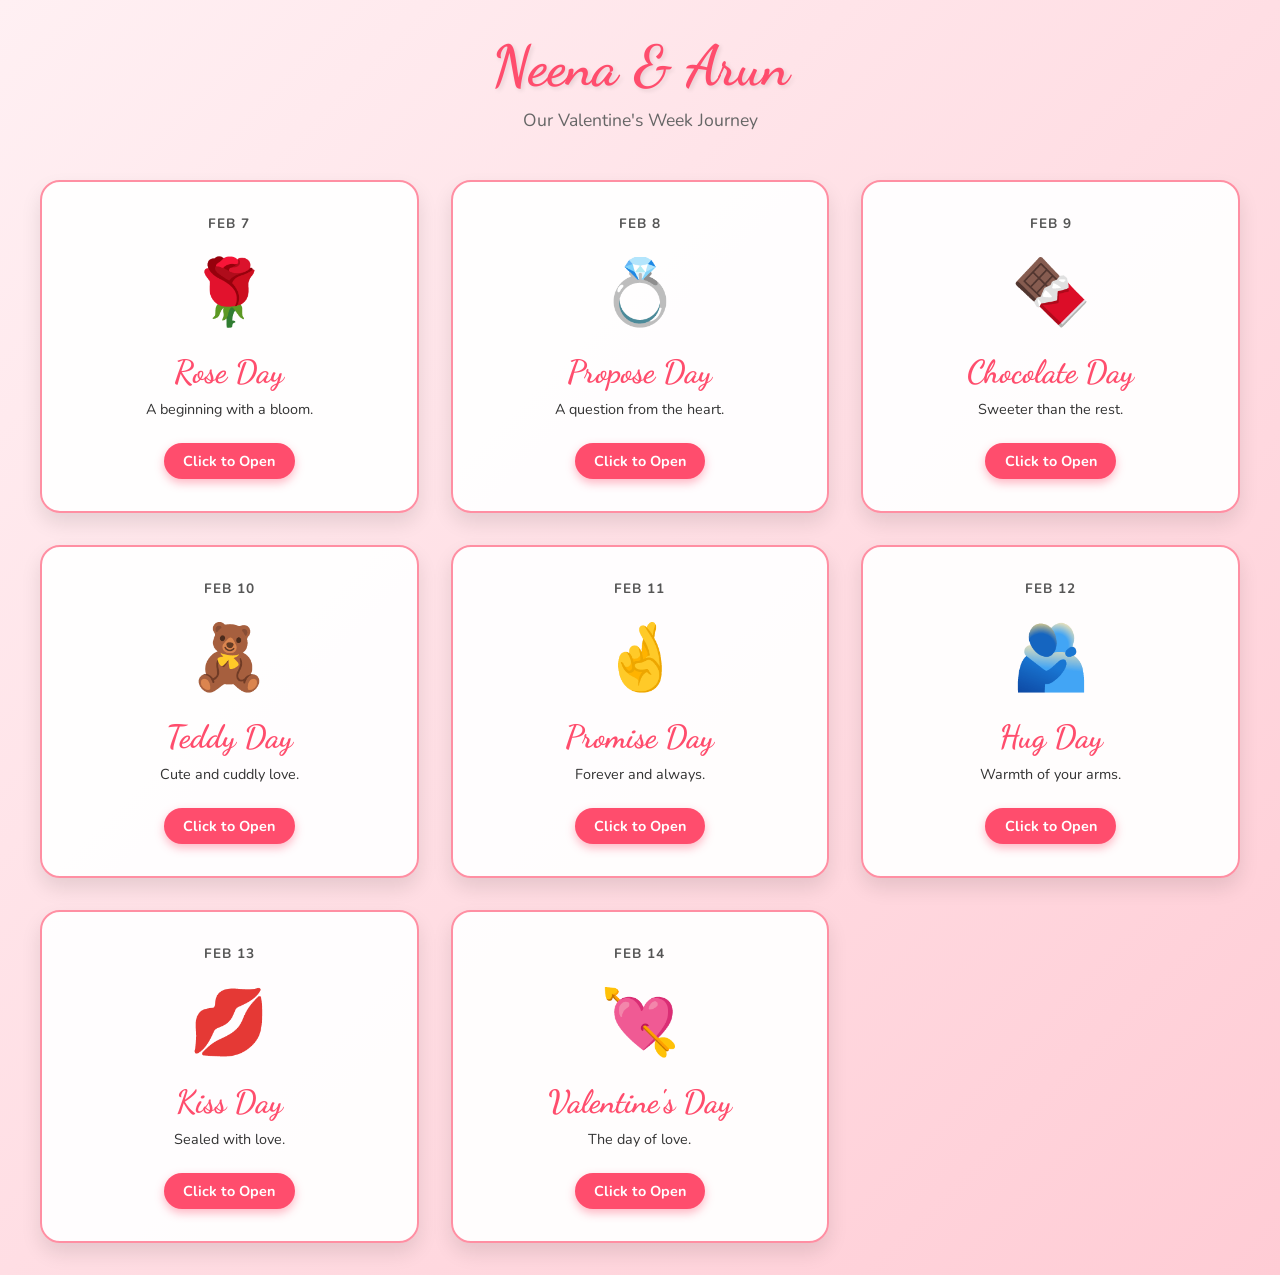
<file: index.html>
<!DOCTYPE html>
<html lang="en">
<head>
    <meta charset="UTF-8">
    <meta name="viewport" content="width=device-width, initial-scale=1.0">
    <title>Neena & Arun's Valentine's Week</title>
    <link href="https://fonts.googleapis.com/css2?family=Dancing+Script:wght@600&family=Nunito:wght@400;700&display=swap" rel="stylesheet">
    <style>
        :root {
            --primary-color: #ff4d6d;
            --secondary-color: #ff8fa3;
            --bg-gradient: linear-gradient(135deg, #fff0f3 0%, #ffccd5 100%);
            --card-bg: rgba(255, 255, 255, 0.95);
        }

        * { margin: 0; padding: 0; box-sizing: border-box; }

        body {
            font-family: 'Nunito', sans-serif;
            background: var(--bg-gradient);
            min-height: 100vh;
            display: flex;
            flex-direction: column;
            align-items: center;
            padding: 2rem 1rem;
        }

        header {
            text-align: center;
            margin-bottom: 3rem;
            animation: fadeIn 1s ease-out;
        }

        h1 {
            font-family: 'Dancing Script', cursive;
            color: var(--primary-color);
            font-size: 3.5rem;
            text-shadow: 2px 2px 4px rgba(0,0,0,0.1);
        }

        p.subtitle { color: #666; font-size: 1.1rem; margin-top: 0.5rem; }

        .grid-container {
            display: grid;
            grid-template-columns: repeat(auto-fit, minmax(280px, 1fr));
            gap: 2rem;
            width: 100%;
            max-width: 1200px;
        }

        .card {
            background: var(--card-bg);
            border-radius: 20px;
            padding: 2rem;
            text-align: center;
            text-decoration: none;
            color: #333;
            position: relative;
            box-shadow: 0 10px 20px rgba(0,0,0,0.1);
            transition: all 0.3s ease;
            cursor: pointer;
            display: flex;
            flex-direction: column;
            justify-content: center;
            align-items: center;
            min-height: 320px;
            border: 2px solid transparent;
        }

        /* Unlocked State */
        .card.open { border-color: var(--secondary-color); }
        .card.open:hover { transform: translateY(-10px); box-shadow: 0 15px 30px rgba(255, 77, 109, 0.3); }

        /* Locked State */
        .card.locked {
            background: #e6e6e6;
            cursor: default;
            filter: grayscale(1);
            opacity: 0.8;
        }

        .card-icon { font-size: 4rem; margin-bottom: 1rem; }
        .card-title { font-family: 'Dancing Script', cursive; font-size: 2rem; color: var(--primary-color); margin-bottom: 0.5rem; }
        .card-date { font-weight: 700; color: #555; text-transform: uppercase; font-size: 0.85rem; letter-spacing: 1px; margin-bottom: 1rem; }

        .status-badge {
            padding: 0.5rem 1.2rem;
            border-radius: 50px;
            font-size: 0.9rem;
            font-weight: bold;
            margin-top: auto;
        }

        .card.open .status-badge { background: var(--primary-color); color: white; box-shadow: 0 4px 10px rgba(255, 77, 109, 0.4); }
        .card.locked .status-badge { background: #999; color: white; }

        .lock-icon {
            position: absolute;
            top: 20px;
            right: 20px;
            font-size: 1.5rem;
            color: #777;
        }

        @keyframes fadeIn { from { opacity: 0; transform: translateY(-20px); } to { opacity: 1; transform: translateY(0); } }
    </style>
</head>
<body>

    <header>
        <h1>Neena & Arun</h1>
        <p class="subtitle">Our Valentine's Week Journey</p>
    </header>

    <div class="grid-container" id="cards-container"></div>

    <script>
        
        const timeline = [
            {
                title: "Rose Day",
                date: new Date(2026, 1, 7), // Feb 7
                encUrl: "aHR0cHM6Ly9uZWVuYS1hcnVuLmluL3Jvc2Uv", // Encoded URL
                icon: "🌹",
                desc: "A beginning with a bloom."
            },
            {
                title: "Propose Day",
                date: new Date(2026, 1, 8), // Feb 8
                encUrl: "aHR0cHM6Ly9uZWVuYS1hcnVuLmluL3Byb3Bvc2Uv",
                icon: "💍",
                desc: "A question from the heart."
            },
            {
                title: "Chocolate Day",
                date: new Date(2026, 1, 9), // Feb 9
                encUrl: "aHR0cHM6Ly9uZWVuYS1hcnVuLmluL2Nob2NvbGF0ZS8=",
                icon: "🍫",
                desc: "Sweeter than the rest."
            },
            {
                title: "Teddy Day",
                date: new Date(2026, 1, 10), // Feb 10
                encUrl: "aHR0cHM6Ly9uZWVuYS1hcnVuLmluL3RlZGR5Lw==",
                icon: "🧸",
                desc: "Cute and cuddly love."
            },
            {
                title: "Promise Day",
                date: new Date(2026, 1, 11), // Feb 11
                encUrl: "aHR0cHM6Ly9uZWVuYS1hcnVuLmluL3Byb21pc2Uv",
                icon: "🤞",
                desc: "Forever and always."
            },
            {
                title: "Hug Day",
                date: new Date(2026, 1, 12), // Feb 12
                encUrl: "aHR0cHM6Ly9uZWVuYS1hcnVuLmluL2h1Zy8=",
                icon: "🫂",
                desc: "Warmth of your arms."
            },
            {
                title: "Kiss Day",
                date: new Date(2026, 1, 13), // Feb 13
                encUrl: "aHR0cHM6Ly9uZWVuYS1hcnVuLmluL2tpc3Mv",
                icon: "💋",
                desc: "Sealed with love."
            },
            {
                title: "Valentine's Day",
                date: new Date(2026, 1, 14), // Feb 14
                encUrl: "aHR0cHM6Ly9uZWVuYS1hcnVuLmluL3ZhbGVudGluZXMtZGF5Lw==",
                icon: "💘",
                desc: "The day of love."
            }
        ];

        const container = document.getElementById('cards-container');
        const now = new Date();
        now.setHours(0,0,0,0); // Compare dates only, ignoring time

        timeline.forEach(item => {
            const card = document.createElement('a');
            const isUnlocked = now >= item.date;
            const dateStr = item.date.toLocaleDateString('en-US', { month: 'short', day: 'numeric' });

            card.className = `card ${isUnlocked ? 'open' : 'locked'}`;

            // LOGIC: If unlocked, decode the scrambled URL using atob() and set the href.
            // If locked, do NOT set href.
            if (isUnlocked) {
                try {
                    card.href = atob(item.encUrl); 
                } catch(e) {
                    console.error("Error decoding URL");
                }
            } else {
                card.removeAttribute('href');
            }

            const statusText = isUnlocked ? "Click to Open" : `Opens ${dateStr}`;
            const lockIcon = isUnlocked ? '' : '<div class="lock-icon">🔒</div>';

            card.innerHTML = `
                ${lockIcon}
                <span class="card-date">${dateStr}</span>
                <span class="card-icon">${item.icon}</span>
                <h2 class="card-title">${item.title}</h2>
                <p style="margin-bottom:1.5rem; font-size:0.9rem;">${item.desc}</p>
                <div class="status-badge">${statusText}</div>
            `;

            container.appendChild(card);
        });
    </script>
</body>
</html>
</file>
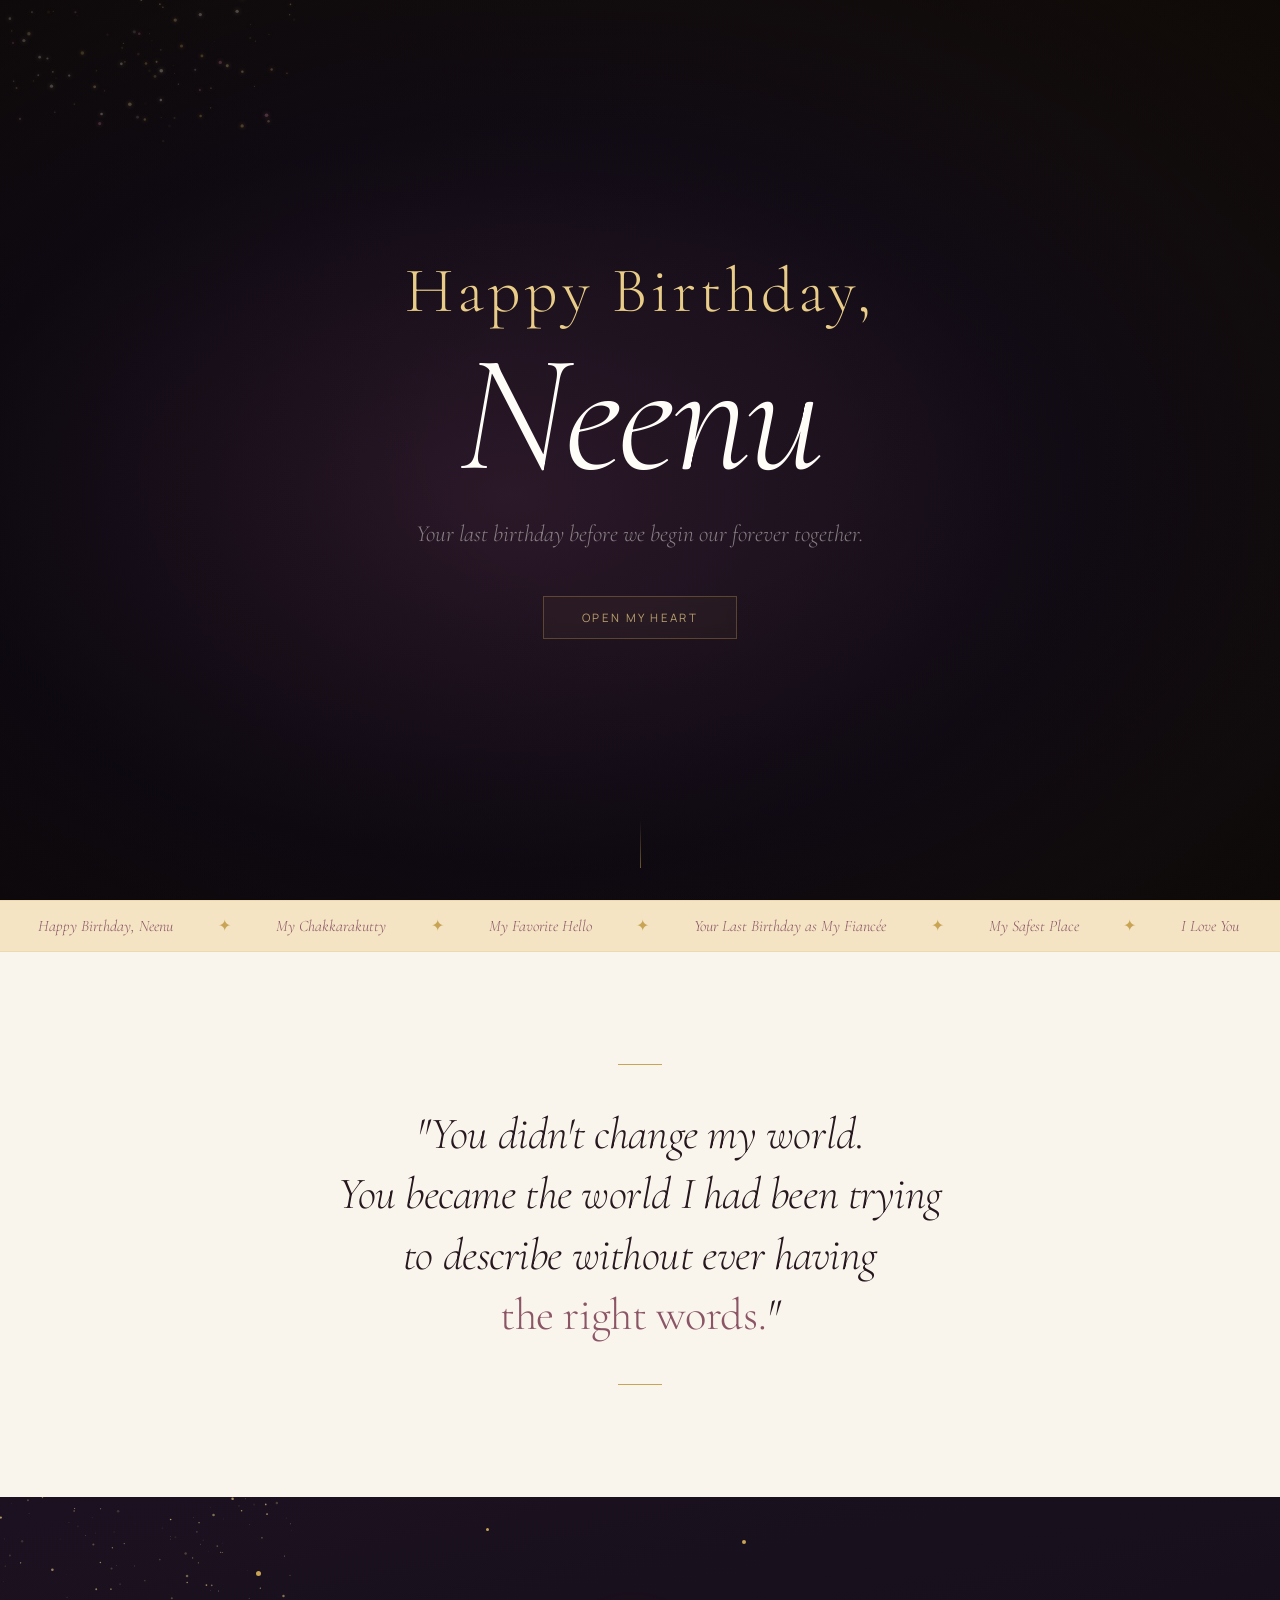
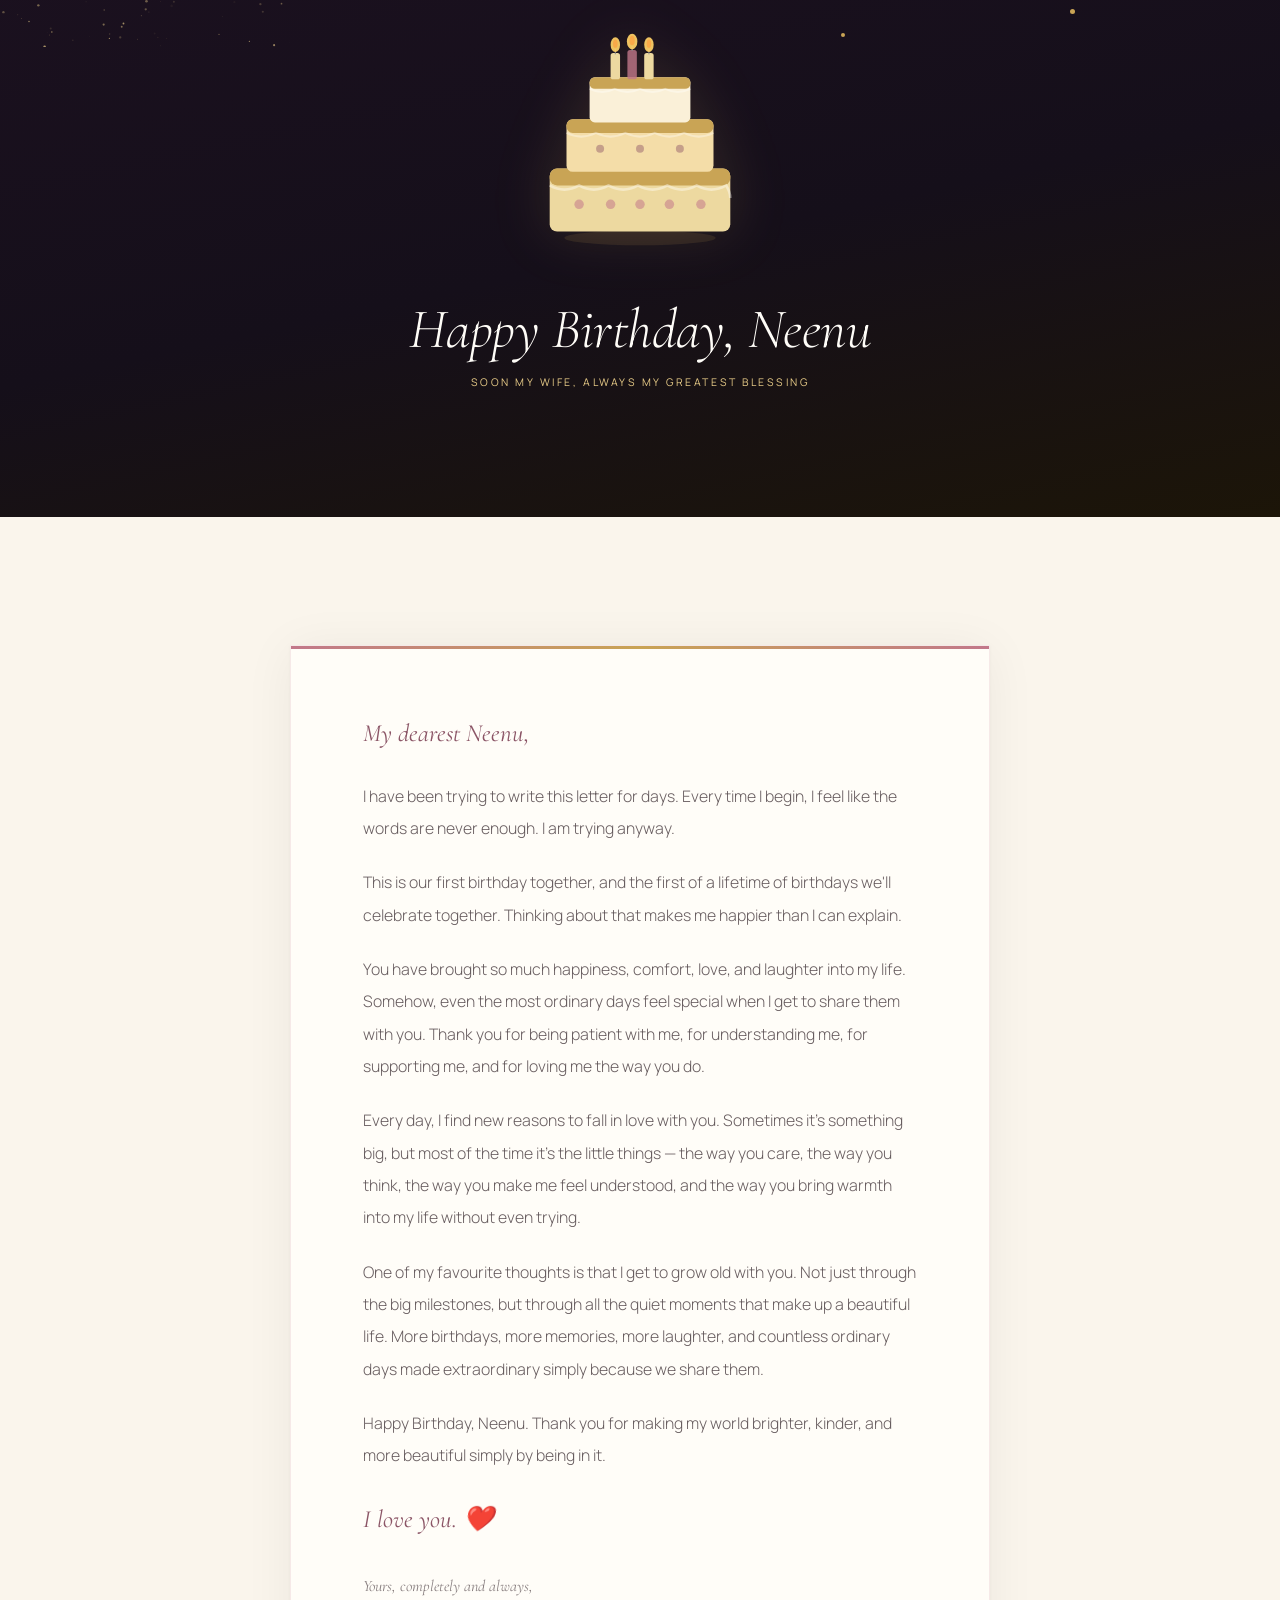
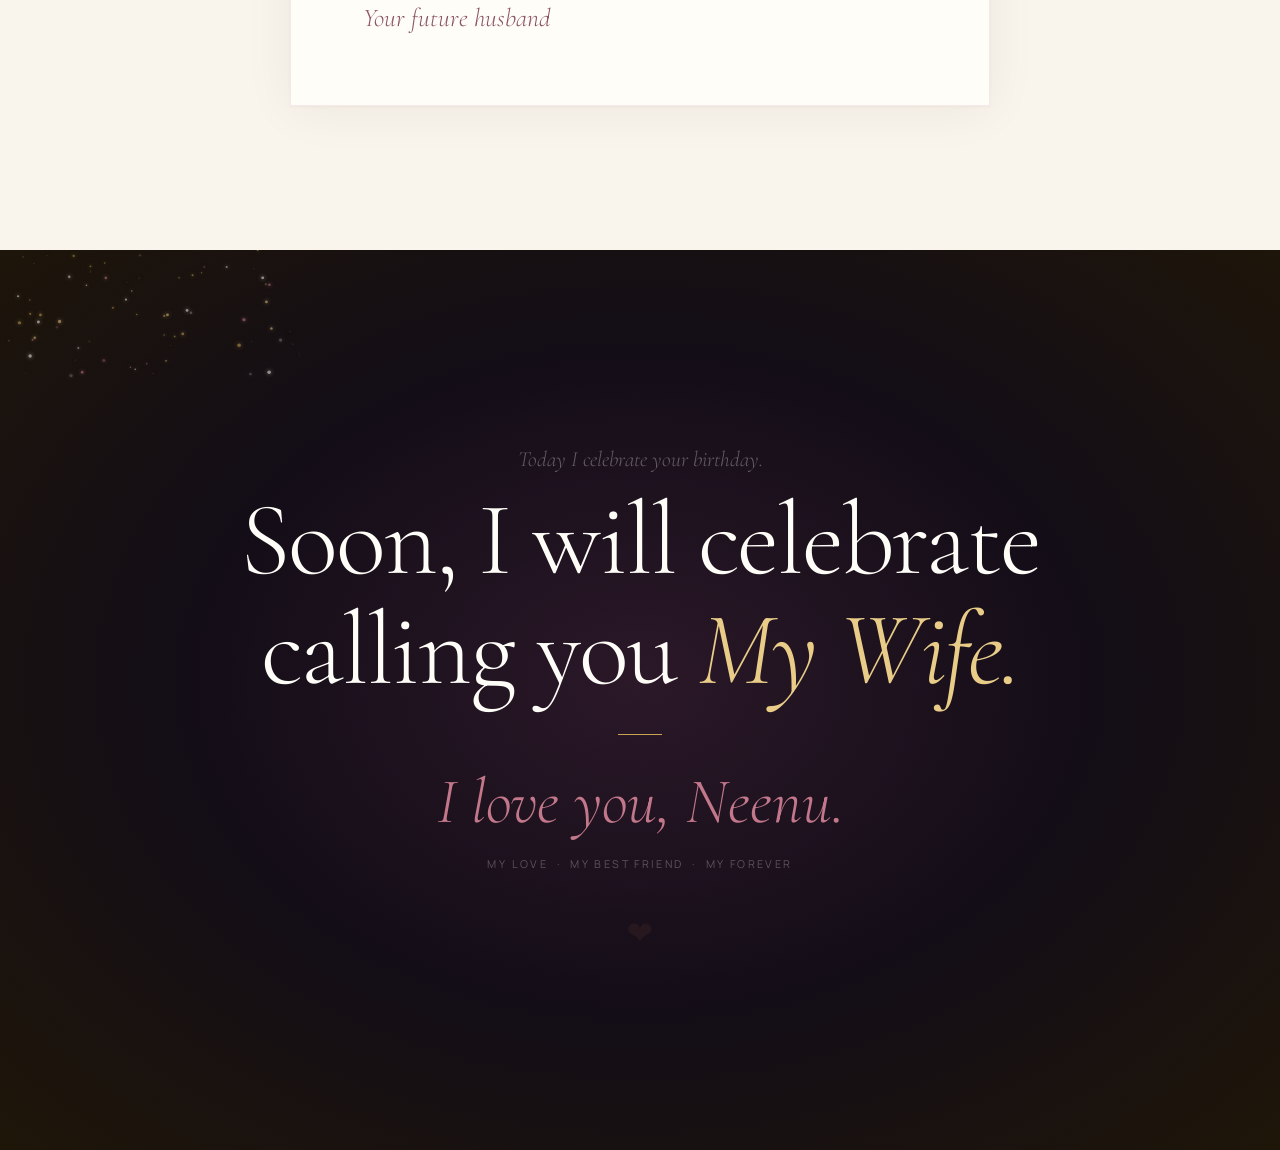
<file: birthday/index.html>
<!DOCTYPE html>
<html lang="en">
<head>
<meta charset="UTF-8">
<meta name="viewport" content="width=device-width, initial-scale=1.0">
<title>Happy Birthday, Neenu ❤️</title>
<link rel="preconnect" href="https://fonts.googleapis.com">
<link rel="preconnect" href="https://fonts.gstatic.com" crossorigin>
<link href="https://fonts.googleapis.com/css2?family=Cormorant+Garamond:ital,wght@0,300;0,400;1,300;1,400&family=Manrope:wght@300;400;500&display=swap" rel="stylesheet">
<style>
:root {
  --ivory: #FFFDF8;
  --cream: #FAF5EC;
  --champagne: #F4E4C4;
  --rose: #C2788A;
  --rose-d: #8B5566;
  --gold: #C9A455;
  --gold-l: #E8CC88;
  --dark: #18101A;
  --dark2: #20141E;
  --char: #26181E;
  --serif: 'Cormorant Garamond', Georgia, serif;
  --sans: 'Manrope', system-ui, sans-serif;
}
*, *::before, *::after { box-sizing: border-box; margin: 0; padding: 0; }
html { scroll-behavior: smooth; }
body { background: var(--ivory); color: var(--char); font-family: var(--sans); overflow-x: hidden; }
@media (prefers-reduced-motion: reduce) { *, *::before, *::after { animation-duration: 0.01ms !important; transition-duration: 0.01ms !important; } }

/* ── REVEALS ── */
.r { opacity: 0; transform: translateY(24px); transition: opacity .9s cubic-bezier(.22,1,.36,1), transform .9s cubic-bezier(.22,1,.36,1); }
.r.on { opacity: 1; transform: none; }
.d1{transition-delay:.1s}.d2{transition-delay:.2s}.d3{transition-delay:.32s}.d4{transition-delay:.46s}

/* ══════════ HERO ══════════ */
#hero {
  height: 100dvh; min-height: 600px;
  display: flex; flex-direction: column;
  align-items: center; justify-content: center;
  background: radial-gradient(ellipse at 40% 55%, #2B1828 0%, #130D17 52%, #1E1608 100%);
  position: relative; overflow: hidden; text-align: center;
}
#pc { position: absolute; inset: 0; pointer-events: none; }
#hero::after {
  content: ''; position: absolute; inset: 0; pointer-events: none;
  background: radial-gradient(ellipse at center, transparent 22%, rgba(6,3,8,.62) 100%);
}
.hero-inner { position: relative; z-index: 2; padding: 2rem; }

.hero-eye {
  font-family: var(--sans); font-size: .68rem; letter-spacing: .28em;
  text-transform: uppercase; color: var(--gold-l); opacity: .55;
  margin-bottom: 1.8rem;
  animation: up 1.2s cubic-bezier(.22,1,.36,1) .3s both;
}
.hero-name {
  font-family: var(--serif); font-weight: 300; font-style: italic;
  font-size: clamp(4.2rem, 15vw, 10.5rem); line-height: .95;
  color: var(--ivory); letter-spacing: -.02em;
  animation: up 1.3s cubic-bezier(.22,1,.36,1) .5s both;
}
.hero-name span { color: var(--gold-l); font-style: normal; display: block; font-size: .38em; letter-spacing: .06em; margin-bottom: .2em; font-weight: 300; }
.hero-sub {
  margin-top: 1.6rem;
  font-family: var(--serif); font-size: clamp(1rem, 2.6vw, 1.45rem);
  font-weight: 300; font-style: italic; color: rgba(255,253,248,.45);
  animation: up 1.3s cubic-bezier(.22,1,.36,1) .8s both;
}
.hero-cta {
  display: inline-block; margin-top: 3rem; padding: .82rem 2.4rem;
  border: 1px solid rgba(201,164,85,.32); color: rgba(232,204,136,.75);
  font-family: var(--sans); font-size: .72rem; letter-spacing: .2em;
  text-transform: uppercase; text-decoration: none;
  background: rgba(201,164,85,.05); backdrop-filter: blur(6px); cursor: pointer;
  transition: all .4s ease;
  animation: up 1.3s cubic-bezier(.22,1,.36,1) 1.05s both;
}
.hero-cta:hover { background: rgba(201,164,85,.13); border-color: rgba(201,164,85,.6); color: var(--ivory); }
.scroll-ind { position: absolute; bottom: 2rem; left: 50%; transform: translateX(-50%); z-index: 2; animation: fi 1s 2.2s both; }
.scroll-ln { width: 1px; height: 48px; background: linear-gradient(to bottom, transparent, rgba(201,164,85,.5)); margin: auto; animation: sp 2s ease-in-out infinite; }
@keyframes up { from { opacity:0; transform:translateY(20px); } to { opacity:1; transform:none; } }
@keyframes fi { from{opacity:0}to{opacity:1} }
@keyframes sp { 0%,100%{opacity:.25}50%{opacity:.85} }

/* ══════════ MARQUEE ══════════ */
#strip {
  background: var(--champagne); padding: .95rem 0; overflow: hidden;
  border-top: 1px solid rgba(201,164,85,.18); border-bottom: 1px solid rgba(201,164,85,.18);
}
.mq { display: flex; width: max-content; animation: mq 24s linear infinite; }
.mq span { font-family: var(--serif); font-size: 1rem; font-style: italic; font-weight: 300; color: var(--rose-d); padding: 0 2.4rem; white-space: nowrap; }
.mq span.dot { color: var(--gold); font-style: normal; padding: 0 .4rem; }
@keyframes mq { from{transform:translateX(0)}to{transform:translateX(-50%)} }

/* ══════════ QUOTE BAND ══════════ */
#qband {
  background: var(--cream); padding: 7rem 2rem;
  display: flex; align-items: center; justify-content: center; text-align: center;
}
.qband-inner { max-width: 740px; }
.qband-rule { width: 44px; height: 1px; background: var(--gold); margin: 0 auto 2.4rem; }
.qband-text {
  font-family: var(--serif); font-size: clamp(1.6rem, 4.5vw, 2.8rem);
  font-weight: 300; font-style: italic; color: var(--char);
  line-height: 1.35; letter-spacing: -.01em;
}
.qband-text em { color: var(--rose-d); font-style: normal; }
.qband-rule2 { width: 44px; height: 1px; background: var(--gold); margin: 2.4rem auto 0; }

/* ══════════ CAKE ══════════ */
#cake-sec {
  background: linear-gradient(168deg, #1C1120 0%, #150F1A 55%, #1C1508 100%);
  padding: 7rem 2rem 8rem; display: flex; flex-direction: column;
  align-items: center; text-align: center; position: relative; overflow: hidden;
}
#sc { position: absolute; inset: 0; pointer-events: none; }
.spk { position: absolute; border-radius: 50%; background: var(--gold); animation: spk 3s ease-in-out infinite; }
@keyframes spk { 0%,100%{opacity:0;transform:translateY(0) scale(.5)}35%{opacity:.9;transform:translateY(-14px) scale(1)}70%{opacity:.3;transform:translateY(-24px) scale(.6)} }
.cake-svg { width: clamp(150px, 26vw, 210px); position: relative; z-index: 1; filter: drop-shadow(0 0 28px rgba(201,164,85,.16)); }
.fl { transform-origin: center bottom; animation: fl 1.7s ease-in-out infinite alternate; }
.fl:nth-child(2){animation-delay:.28s}.fl:nth-child(3){animation-delay:.55s}
@keyframes fl { from{transform:scaleX(1) rotate(-2deg)}to{transform:scaleX(.8) scaleY(1.14) rotate(2deg)} }
.cake-title {
  position: relative; z-index: 1; margin-top: 2.8rem;
  font-family: var(--serif); font-size: clamp(2rem, 5.5vw, 3.5rem);
  font-weight: 300; font-style: italic; color: var(--ivory); letter-spacing: -.01em;
}
.cake-sub { font-family: var(--sans); font-size: .66rem; letter-spacing: .24em; text-transform: uppercase; color: var(--gold-l); opacity: .55; margin-top: .7rem; font-style: normal; }

/* ══════════ I LOVE YOU ══════════ */
#ily {
  background: var(--ivory); padding: 8rem 2rem;
  display: flex; flex-direction: column; align-items: center; text-align: center;
}
.ily-word {
  font-family: var(--serif); font-weight: 300; font-style: italic;
  font-size: clamp(3.5rem, 12vw, 8rem); line-height: 1.05; color: var(--char);
  letter-spacing: -.02em;
}
.ily-word.gold { color: var(--gold); }
.ily-word.rose { color: var(--rose-d); }
.ily-spacer { width: 1px; height: 2.2rem; background: rgba(201,164,85,.3); margin: .8rem auto; }
.ily-name {
  font-family: var(--serif); font-size: clamp(1.2rem, 3.5vw, 2rem);
  font-weight: 300; color: rgba(42,24,30,.4); letter-spacing: .06em; margin-top: 1rem;
  font-style: italic;
}

/* ══════════ NOTES GRID ══════════ */
#notes {
  background: linear-gradient(172deg, #1C1120 0%, #18101C 100%);
  padding: 7rem 2rem 8rem;
}
.notes-grid {
  display: grid; grid-template-columns: repeat(auto-fit, minmax(210px, 1fr));
  gap: 1.1rem; max-width: 940px; margin: 0 auto;
}
.note {
  background: rgba(255,253,248,.04); border: 1px solid rgba(201,164,85,.12);
  padding: 2rem 1.6rem; backdrop-filter: blur(6px);
  transition: transform .45s cubic-bezier(.22,1,.36,1), background .4s;
}
.note:hover { transform: translateY(-6px); background: rgba(255,253,248,.08); }
.note-q { font-family: var(--serif); font-size: 1.4rem; color: rgba(232,204,136,.25); margin-bottom: .7rem; line-height: 1; }
.note-t { font-family: var(--serif); font-size: clamp(.9rem, 2vw, 1.1rem); font-weight: 300; font-style: italic; color: rgba(255,253,248,.78); line-height: 1.55; }

/* ══════════ PROMISES ══════════ */
#promises { background: var(--champagne); padding: 7rem 2rem; }
.prom-wrap { max-width: 880px; margin: 0 auto; }
.prom-label { font-family: var(--sans); font-size: .67rem; letter-spacing: .25em; text-transform: uppercase; color: var(--gold); text-align: center; margin-bottom: 2.4rem; }
.prom-grid {
  display: grid; grid-template-columns: repeat(2, 1fr);
  border: 1px solid rgba(194,120,138,.2);
}
.pc {
  padding: 2.6rem 2.2rem;
  border-right: 1px solid rgba(194,120,138,.15);
  border-bottom: 1px solid rgba(194,120,138,.15);
  transition: background .35s;
}
.pc:nth-child(2n) { border-right: none; }
.pc:nth-child(3), .pc:nth-child(4) { border-bottom: none; }
.pc:hover { background: rgba(255,253,248,.6); }
.pn { font-family: var(--serif); font-size: 1.9rem; font-weight: 300; font-style: italic; color: var(--gold); line-height: 1; margin-bottom: .9rem; }
.pt { font-family: var(--serif); font-size: clamp(.95rem, 2.2vw, 1.15rem); font-weight: 300; font-style: italic; color: var(--char); line-height: 1.5; }
@media(max-width:520px){.prom-grid{grid-template-columns:1fr}.pc{border-right:none}.pc:nth-child(3){border-bottom:1px solid rgba(194,120,138,.15)}}

/* ══════════ LETTER ══════════ */
#letter { background: var(--cream); padding: 8rem 2rem 9rem; display: flex; flex-direction: column; align-items: center; }
.ltr-label { font-family: var(--sans); font-size: .67rem; letter-spacing: .25em; text-transform: uppercase; color: var(--gold); margin-bottom: 2.8rem; text-align: center; }
.ltr-paper {
  background: var(--ivory); max-width: 700px; width: 100%;
  border: 1px solid rgba(194,120,138,.15); padding: 4.5rem 4.5rem;
  position: relative; box-shadow: 0 4px 48px rgba(30,10,20,.06), 0 1px 3px rgba(30,10,20,.04);
}
.ltr-paper::before { content:''; position:absolute; top:0;left:0;right:0;height:3px; background:linear-gradient(to right,var(--rose),var(--gold),var(--rose)); }
.ltr-date { font-family: var(--serif); font-size: .9rem; font-style: italic; color: rgba(38,24,30,.38); margin-bottom: 2rem; }
.ltr-sal { font-family: var(--serif); font-size: 1.55rem; font-style: italic; color: var(--rose-d); margin-bottom: 2rem; }
.ltr-body { font-size: .99rem; font-weight: 300; color: rgba(38,24,30,.7); line-height: 2.05; }
.ltr-body p+p { margin-top: 1.35rem; }
.ltr-ily { font-family: var(--serif); font-size: 1.55rem; font-style: italic; color: var(--rose-d); margin: 2rem 0; }
.ltr-close { margin-top: 2.6rem; font-family: var(--serif); font-size: 1rem; font-style: italic; color: rgba(38,24,30,.55); }
.ltr-sig { font-family: var(--serif); font-size: 1.6rem; font-weight: 300; font-style: italic; color: var(--rose-d); margin-top: .4rem; }
@media(max-width:580px){.ltr-paper{padding:2.6rem 1.8rem}}

/* ══════════ FINALE ══════════ */
#finale {
  min-height: 100dvh; display: flex; align-items: center; justify-content: center;
  text-align: center; padding: 5rem 2rem;
  background: radial-gradient(ellipse at 50% 48%, #2B1828 0%, #130D17 50%, #1E1608 100%);
  position: relative; overflow: hidden;
}
#fc { position: absolute; inset: 0; pointer-events: none; }
.fin { position: relative; z-index: 1; }
.fin-top { font-family: var(--serif); font-size: clamp(.95rem, 2.5vw, 1.35rem); font-weight: 300; font-style: italic; color: rgba(255,253,248,.32); animation: up 1.2s cubic-bezier(.22,1,.36,1) .3s both; }
.fin-big { font-family: var(--serif); font-size: clamp(2.6rem, 8.5vw, 6.5rem); font-weight: 300; line-height: 1.05; color: var(--ivory); letter-spacing: -.02em; margin: .9rem 0; animation: up 1.2s cubic-bezier(.22,1,.36,1) .6s both; }
.fin-big em { font-style: italic; color: var(--gold-l); }
.fin-rule { width: 44px; height: 1px; background: var(--gold); margin: 1.8rem auto; animation: up 1.2s cubic-bezier(.22,1,.36,1) .88s both; }
.fin-ily { font-family: var(--serif); font-size: clamp(1.8rem, 6vw, 4rem); font-weight: 300; font-style: italic; color: var(--rose); margin-bottom: 1rem; animation: up 1.2s cubic-bezier(.22,1,.36,1) 1.05s both; }
.fin-roles { font-family: var(--sans); font-size: .68rem; letter-spacing: .22em; text-transform: uppercase; color: rgba(255,253,248,.28); animation: up 1.2s cubic-bezier(.22,1,.36,1) 1.2s both; }
.fin-heart { font-size: 2rem; margin-top: 2.4rem; display: inline-block; animation: up 1.2s cubic-bezier(.22,1,.36,1) 1.35s both, hb 2.2s ease-in-out 2.8s infinite; }
@keyframes hb { 0%,100%{transform:scale(1)}15%{transform:scale(1.15)}30%{transform:scale(1)}45%{transform:scale(1.08)} }
</style>
</head>
<body>

<!-- ══ HERO ══ -->
<section id="hero">
  <canvas id="pc" aria-hidden="true"></canvas>
  <div class="hero-inner">
    <h1 class="hero-name">
      <span>Happy Birthday,</span>
      Neenu
    </h1>
    <p class="hero-sub">Your last birthday before we begin our forever together.</p>
    <a href="#qband" class="hero-cta">Open My Heart</a>
  </div>
  <div class="scroll-ind" aria-hidden="true"><div class="scroll-ln"></div></div>
</section>

<!-- ══ MARQUEE ══ -->
<div id="strip" aria-hidden="true">
<div class="mq">
<span>Happy Birthday, Neenu</span><span class="dot">✦</span>
<span>My Chakkarakutty</span><span class="dot">✦</span>
<span>My Favorite Hello</span><span class="dot">✦</span>
<span>Your Last Birthday as My Fiancée</span><span class="dot">✦</span>
<span>My Safest Place</span><span class="dot">✦</span>
<span>I Love You</span><span class="dot">✦</span>
<span>My Forever Person</span><span class="dot">✦</span>
<span>Soon, My Wife</span><span class="dot">✦</span>
<span>I Love You More Every Day</span><span class="dot">✦</span>
<span>You Make My World Brighter</span><span class="dot">✦</span>
<span>I Love You</span><span class="dot">✦</span>
  </div>
</div>

<!-- ══ QUOTE BAND ══ -->
<section id="qband">
  <div class="qband-inner">
    <div class="qband-rule r"></div>
    <p class="qband-text r d1">
      "You didn't change my world.<br>
      You became the world I had been trying<br>
      to describe without ever having<br>
      <em>the right words.</em>"
    </p>
    <div class="qband-rule2 r d2"></div>
  </div>
</section>

<!-- ══ CAKE ══ -->
<section id="cake-sec">
  <canvas id="sc" aria-hidden="true"></canvas>
  <div class="spk" style="width:5px;height:5px;top:12%;left:20%;animation-delay:0s"></div>
  <div class="spk" style="width:4px;height:4px;top:7%;left:58%;animation-delay:.8s"></div>
  <div class="spk" style="width:5px;height:5px;top:18%;right:16%;animation-delay:1.5s"></div>
  <div class="spk" style="width:3px;height:3px;top:5%;left:38%;animation-delay:.4s"></div>
  <div class="spk" style="width:4px;height:4px;top:22%;right:34%;animation-delay:2s"></div>

  <svg class="cake-svg r" viewBox="0 0 200 230" xmlns="http://www.w3.org/2000/svg">
    <ellipse cx="100" cy="218" rx="72" ry="7" fill="#C9A455" opacity=".12"/>
    <!-- Bottom tier -->
    <rect x="14" y="152" width="172" height="60" rx="7" fill="#EDD9A0"/>
    <rect x="14" y="152" width="172" height="16" rx="7" fill="#C9A455"/>
    <path d="M14 168 Q28 176 42 168 Q56 176 70 168 Q84 176 98 168 Q112 176 126 168 Q140 176 154 168 Q168 176 182 168 Q186 174 186 180" stroke="white" stroke-width="2.5" fill="none" opacity=".4"/>
    <circle cx="42" cy="186" r="4.5" fill="#C2788A" opacity=".55"/>
    <circle cx="72" cy="186" r="4.5" fill="#C2788A" opacity=".55"/>
    <circle cx="100" cy="186" r="4.5" fill="#C2788A" opacity=".55"/>
    <circle cx="128" cy="186" r="4.5" fill="#C2788A" opacity=".55"/>
    <circle cx="158" cy="186" r="4.5" fill="#C2788A" opacity=".55"/>
    <!-- Mid tier -->
    <rect x="30" y="105" width="140" height="50" rx="6" fill="#F4DDA8"/>
    <rect x="30" y="105" width="140" height="13" rx="6" fill="#C9A455"/>
    <path d="M30 118 Q44 125 58 118 Q72 125 86 118 Q100 125 114 118 Q128 125 142 118 Q156 125 170 118" stroke="white" stroke-width="2" fill="none" opacity=".35"/>
    <circle cx="62" cy="133" r="3.8" fill="#8B5566" opacity=".45"/>
    <circle cx="100" cy="133" r="3.8" fill="#8B5566" opacity=".45"/>
    <circle cx="138" cy="133" r="3.8" fill="#8B5566" opacity=".45"/>
    <!-- Top tier -->
    <rect x="52" y="65" width="96" height="43" rx="5" fill="#FAF0D8"/>
    <rect x="52" y="65" width="96" height="11" rx="5" fill="#C9A455"/>
    <path d="M52 76 Q64 82 76 76 Q88 82 100 76 Q112 82 124 76 Q136 82 148 76" stroke="white" stroke-width="1.8" fill="none" opacity=".35"/>
    <!-- Candles -->
    <rect x="72" y="42" width="9" height="25" rx="2.5" fill="#EDD9A0"/>
    <rect x="88" y="39" width="9" height="28" rx="2.5" fill="#C2788A" opacity=".8"/>
    <rect x="104" y="42" width="9" height="25" rx="2.5" fill="#EDD9A0"/>
    <line x1="76.5" y1="43" x2="76.5" y2="38" stroke="#888" stroke-width="1"/>
    <line x1="92.5" y1="40" x2="92.5" y2="35" stroke="#888" stroke-width="1"/>
    <line x1="108.5" y1="43" x2="108.5" y2="38" stroke="#888" stroke-width="1"/>
    <!-- Flames -->
    <g class="fl"><ellipse cx="76.5" cy="34" rx="4.5" ry="7" fill="#FFD166" opacity=".93"/><ellipse cx="76.5" cy="33" rx="2.2" ry="4" fill="#FF9B3D" opacity=".65"/></g>
    <g class="fl"><ellipse cx="92.5" cy="31" rx="5" ry="7.5" fill="#FFD166" opacity=".93"/><ellipse cx="92.5" cy="30" rx="2.5" ry="4.5" fill="#FF9B3D" opacity=".65"/></g>
    <g class="fl"><ellipse cx="108.5" cy="34" rx="4.5" ry="7" fill="#FFD166" opacity=".93"/><ellipse cx="108.5" cy="33" rx="2.2" ry="4" fill="#FF9B3D" opacity=".65"/></g>
  </svg>

  <p class="cake-title r d1">Happy Birthday, Neenu</p>
<p class="cake-sub r d2">Soon my wife, always my greatest blessing</p>
</section>

<!-- ══ LETTER ══ -->
<section id="letter">
  <div class="ltr-paper r d1">
    <p class="ltr-sal">My dearest Neenu,</p>
    <div class="ltr-body">
      <p>I have been trying to write this letter for days. Every time I begin, I feel like the words are never enough. I am trying anyway.</p>

      <p>This is our first birthday together, and the first of a lifetime of birthdays we'll celebrate together. Thinking about that makes me happier than I can explain.</p>

      <p>You have brought so much happiness, comfort, love, and laughter into my life. Somehow, even the most ordinary days feel special when I get to share them with you. Thank you for being patient with me, for understanding me, for supporting me, and for loving me the way you do.</p>

      <p>Every day, I find new reasons to fall in love with you. Sometimes it's something big, but most of the time it's the little things — the way you care, the way you think, the way you make me feel understood, and the way you bring warmth into my life without even trying.</p>

      <p>One of my favourite thoughts is that I get to grow old with you. Not just through the big milestones, but through all the quiet moments that make up a beautiful life. More birthdays, more memories, more laughter, and countless ordinary days made extraordinary simply because we share them.</p>

      <p>Happy Birthday, Neenu. Thank you for making my world brighter, kinder, and more beautiful simply by being in it.</p>
    </div>

    <p class="ltr-ily">I love you. ❤️</p>

    <p class="ltr-close">Yours, completely and always,</p>
    <p class="ltr-sig">Your future husband</p>
  </div>
</section>


<!-- ══ FINALE ══ -->
<section id="finale">
  <canvas id="fc" aria-hidden="true"></canvas>
  <div class="fin">
    <p class="fin-top">Today I celebrate your birthday.</p>
    <h2 class="fin-big">Soon, I will celebrate<br>calling you <em>My Wife.</em></h2>
    <div class="fin-rule"></div>
    <p class="fin-ily">I love you, Neenu.</p>
    <p class="fin-roles">My Love &nbsp;·&nbsp; My Best Friend &nbsp;·&nbsp; My Forever</p>
    <div class="fin-heart">❤️</div>
  </div>
</section>

<script>
/* Scroll reveals */
const obs = new IntersectionObserver(e => e.forEach(x => { if(x.isIntersecting){x.target.classList.add('on');obs.unobserve(x.target);} }), {threshold:.12});
document.querySelectorAll('.r').forEach(el => obs.observe(el));

/* Smooth scroll CTA */
document.querySelector('.hero-cta').addEventListener('click', e => { e.preventDefault(); document.getElementById('qband').scrollIntoView({behavior:'smooth'}); });

/* Particle factory */
function particles(id, n, cols) {
  const cv = document.getElementById(id); if(!cv) return;
  const cx = cv.getContext('2d'); let W, H, ps = [];
  function sz(){ W = cv.width = cv.offsetWidth; H = cv.height = cv.offsetHeight; }
  sz(); window.addEventListener('resize', sz);
  class P {
    constructor(){ this.reset(); this.life = Math.random()*180; }
    reset(){ this.x=Math.random()*(W||800); this.y=Math.random()*(H||600); this.r=Math.random()*1.5+.3; this.vx=(Math.random()-.5)*.2; this.vy=-(Math.random()*.38+.06); this.life=0; this.max=Math.random()*200+100; this.c=cols[Math.floor(Math.random()*cols.length)]; }
    tick(){ this.x+=this.vx; this.y+=this.vy; this.life++; if(this.life>this.max||this.y<-8) this.reset(); }
    draw(){ const t=this.life/this.max, f=t<.15?t/.15:t>.8?(1-t)/.2:1; cx.save(); cx.globalAlpha=.5*f; cx.fillStyle=this.c; cx.shadowColor=this.c; cx.shadowBlur=4; cx.beginPath(); cx.arc(this.x,this.y,this.r,0,Math.PI*2); cx.fill(); cx.restore(); }
  }
  for(let i=0;i<n;i++) ps.push(new P());
  (function loop(){ cx.clearRect(0,0,W,H); ps.forEach(p=>{p.tick();p.draw();}); requestAnimationFrame(loop); })();
}
particles('pc', 95, ['#C9A455','#E8CC88','#F4E4C4','#C2788A']);
particles('fc', 75, ['#C9A455','#E8CC88','#C2788A','#FAF5EC']);

/* Stars for cake section */
(function(){
  const cv=document.getElementById('sc'); const cx=cv.getContext('2d'); let W,H,st=[];
  function sz(){W=cv.width=cv.offsetWidth;H=cv.height=cv.offsetHeight;}
  sz(); window.addEventListener('resize',sz);
  for(let i=0;i<130;i++) st.push({x:Math.random(),y:Math.random(),r:Math.random()*1.1+.2,a:Math.random()*.6+.1,da:(Math.random()*.004+.001)*(Math.random()>.5?1:-1)});
  (function loop(){
    cx.clearRect(0,0,W,H);
    st.forEach(s=>{s.a+=s.da;if(s.a<=.05||s.a>=.75)s.da*=-1;cx.save();cx.globalAlpha=s.a;cx.fillStyle='#E8CC88';cx.beginPath();cx.arc(s.x*W,s.y*H,s.r,0,Math.PI*2);cx.fill();cx.restore();});
    requestAnimationFrame(loop);
  })();
})();
</script>
</body>
</html>
</file>
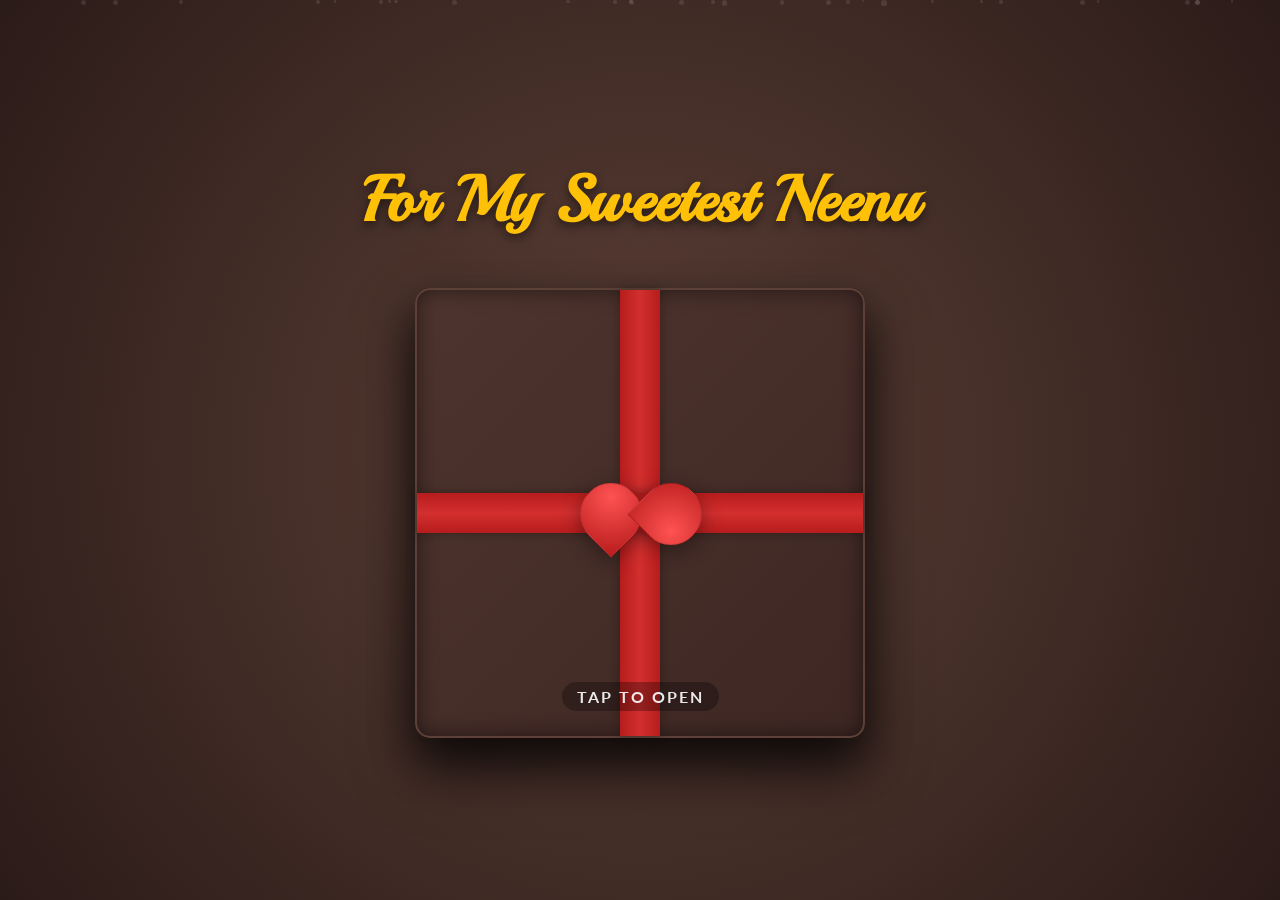
<file: chocolate/index.html>
<!DOCTYPE html>
<html lang="en">
<head>
    <meta charset="UTF-8">
    <meta name="viewport" content="width=device-width, initial-scale=1.0, user-scalable=no">
    <title>For My Sweetest Neenu 🍫</title>
    <link rel="preconnect" href="https://fonts.googleapis.com">
    <link rel="preconnect" href="https://fonts.gstatic.com" crossorigin>
    <link href="https://fonts.googleapis.com/css2?family=Cinzel:wght@400;700&family=Lato:wght@300;400;700&family=Playball&display=swap" rel="stylesheet">
    <style>
        * {
            margin: 0;
            padding: 0;
            box-sizing: border-box;
            -webkit-tap-highlight-color: transparent;
        }

        :root {
            --dark-choco: #3e2723;
            --milk-choco: #795548;
            --white-choco: #fff9c4;
            --gold: #ffc107;
            --gold-shine: #ffe082;
            --box-shadow: rgba(0,0,0,0.5);
        }

        body {
            background: radial-gradient(circle at center, #5d4037 0%, #2b1b18 100%);
            min-height: 100vh;
            display: flex;
            flex-direction: column;
            align-items: center;
            justify-content: center;
            font-family: 'Lato', sans-serif;
            overflow: hidden;
            perspective: 1000px;
        }

        /* --- Floating Cocoa Dust Particles --- */
        .cocoa-dust {
            position: absolute;
            width: 100%;
            height: 100%;
            pointer-events: none;
            z-index: 0;
        }
        
        .dust-particle {
            position: absolute;
            background: rgba(255, 255, 255, 0.1);
            border-radius: 50%;
            animation: floatDust 10s linear infinite;
        }

        @keyframes floatDust {
            0% { transform: translateY(100vh) rotate(0deg); opacity: 0; }
            50% { opacity: 0.5; }
            100% { transform: translateY(-20vh) rotate(360deg); opacity: 0; }
        }

        /* --- Header Section --- */
        .header-container {
            text-align: center;
            z-index: 10;
            margin-bottom: 20px;
            /* Ensure header sits above everything */
            position: relative; 
        }

        .title {
            font-family: 'Playball', cursive;
            color: var(--gold);
            font-size: clamp(36px, 8vw, 60px);
            margin-bottom: 10px;
            text-shadow: 0 4px 10px rgba(0,0,0,0.5);
            animation: fadeIn 1s ease-out forwards 0.5s;
            opacity: 0;
            padding: 0 20px;
            line-height: 1.2;
        }

        /* Fixed Placement: Now part of the flow, below title */
        .instruction-text {
            color: var(--gold-shine);
            font-family: 'Cinzel', serif;
            font-size: 16px;
            opacity: 0;
            transition: opacity 0.5s;
            text-shadow: 0 2px 4px black;
            height: 20px; /* Reserve space so layout doesn't jump */
            letter-spacing: 1px;
        }

        /* --- The Gift Box Container --- */
        .box-container {
            position: relative;
            width: clamp(300px, 85vw, 420px);
            height: clamp(300px, 85vw, 420px);
            z-index: 20;
            transition: transform 0.5s cubic-bezier(0.175, 0.885, 0.32, 1.275);
        }

        /* The Lid */
        .box-lid {
            position: absolute;
            top: 0;
            left: 0;
            width: 100%;
            height: 100%;
            background: linear-gradient(135deg, #4e342e, #3e2723);
            border: 2px solid #5d4037;
            border-radius: 15px;
            box-shadow: 
                0 20px 40px var(--box-shadow),
                inset 0 0 20px rgba(0,0,0,0.5);
            display: flex;
            align-items: center;
            justify-content: center;
            z-index: 30;
            cursor: pointer;
            transition: all 0.8s cubic-bezier(0.68, -0.55, 0.265, 1.55);
            transform-origin: top left;
        }

        /* Ribbon on Lid */
        .ribbon-vertical {
            position: absolute;
            width: 40px;
            height: 100%;
            background: linear-gradient(to right, #b71c1c, #d32f2f, #b71c1c);
            box-shadow: 0 0 10px rgba(0,0,0,0.3);
        }
        .ribbon-horizontal {
            position: absolute;
            width: 100%;
            height: 40px;
            background: linear-gradient(to bottom, #b71c1c, #d32f2f, #b71c1c);
            box-shadow: 0 0 10px rgba(0,0,0,0.3);
        }
        
        .bow {
            position: absolute;
            width: 120px;
            height: 120px;
            z-index: 31;
            filter: drop-shadow(0 5px 10px rgba(0,0,0,0.4));
            transition: transform 0.3s;
        }
        .bow::before, .bow::after {
            content: '';
            position: absolute;
            top: 30px;
            width: 60px;
            height: 60px;
            border-radius: 50% 50% 0 50%;
            background: radial-gradient(circle at 30% 30%, #ff5252, #b71c1c);
            transform: rotate(45deg);
            border: 1px solid rgba(0,0,0,0.1);
        }
        .bow::after {
            left: 60px;
            transform: rotate(135deg) scaleX(-1);
            border-radius: 50% 50% 50% 0;
        }

        .tap-hint {
            position: absolute;
            bottom: 25px;
            color: rgba(255,255,255,0.9);
            font-size: 16px;
            letter-spacing: 2px;
            text-transform: uppercase;
            font-weight: 700;
            animation: pulse 1.5s infinite;
            background: rgba(0,0,0,0.3);
            padding: 5px 15px;
            border-radius: 20px;
        }

        /* The Box Interior */
        .box-interior {
            position: absolute;
            top: 0;
            left: 0;
            width: 100%;
            height: 100%;
            background: #2d1d19;
            border-radius: 15px;
            box-shadow: 
                0 30px 60px rgba(0,0,0,0.6),
                inset 0 0 30px rgba(0,0,0,0.8);
            padding: 30px;
            display: grid;
            grid-template-columns: 1fr 1fr;
            grid-template-rows: 1fr 1fr;
            gap: 20px;
            z-index: 10;
        }

        /* --- Chocolates & Messages --- */
        .choco-wrapper {
            position: relative;
            width: 100%;
            height: 100%;
            display: flex;
            align-items: center;
            justify-content: center;
            cursor: pointer;
        }

        .chocolate {
            width: 90px;
            height: 90px;
            transition: transform 0.2s;
            filter: drop-shadow(0 8px 12px rgba(0,0,0,0.6));
            position: relative;
            z-index: 5;
        }

        .chocolate:active {
            transform: scale(0.95);
        }

        /* 1. REALISTIC DARK HEART */
        .choco-1 {
            background: radial-gradient(circle at 30% 30%, #5d4037, #261613);
            mask-image: url("data:image/svg+xml,%3Csvg viewBox='0 0 24 24' xmlns='http://www.w3.org/2000/svg'%3E%3Cpath d='M12 21.35l-1.45-1.32C5.4 15.36 2 12.28 2 8.5 2 5.42 4.42 3 7.5 3c1.74 0 3.41.81 4.5 2.09C13.09 3.81 14.76 3 16.5 3 19.58 3 22 5.42 22 8.5c0 3.78-3.4 6.86-8.55 11.54L12 21.35z'/%3E%3C/svg%3E");
            -webkit-mask-image: url("data:image/svg+xml,%3Csvg viewBox='0 0 24 24' xmlns='http://www.w3.org/2000/svg'%3E%3Cpath d='M12 21.35l-1.45-1.32C5.4 15.36 2 12.28 2 8.5 2 5.42 4.42 3 7.5 3c1.74 0 3.41.81 4.5 2.09C13.09 3.81 14.76 3 16.5 3 19.58 3 22 5.42 22 8.5c0 3.78-3.4 6.86-8.55 11.54L12 21.35z'/%3E%3C/svg%3E");
            mask-size: contain;
            -webkit-mask-size: contain;
            mask-repeat: no-repeat;
            -webkit-mask-repeat: no-repeat;
            mask-position: center;
        }
        /* Glossy shine */
        .choco-1::after {
            content: '';
            position: absolute;
            top: 20%;
            left: 15%;
            width: 40%;
            height: 30%;
            background: linear-gradient(135deg, rgba(255,255,255,0.2), transparent);
            border-radius: 50%;
        }

        /* 2. REALISTIC MILK SQUARE */
        .choco-2 {
            background: linear-gradient(135deg, #8d6e63, #5d4037);
            border-radius: 8px;
            box-shadow: inset 2px 2px 5px rgba(255,255,255,0.1), inset -2px -2px 5px rgba(0,0,0,0.5);
            display: flex;
            align-items: center;
            justify-content: center;
        }
        /* Inner square pattern */
        .choco-2::before {
            content: '';
            width: 70%;
            height: 70%;
            border: 2px solid rgba(45, 29, 25, 0.3);
            border-radius: 4px;
            box-shadow: inset 1px 1px 2px rgba(255,255,255,0.1);
        }

        /* 3. REALISTIC WHITE TRUFFLE */
        .choco-3 {
            background: radial-gradient(circle at 35% 35%, #fff9c4, #e6ce78);
            border-radius: 50%;
            box-shadow: inset -3px -3px 8px rgba(0,0,0,0.2);
        }
        /* Drizzle pattern */
        .choco-3::after {
            content: '';
            position: absolute;
            top: 50%;
            left: 50%;
            width: 100%;
            height: 100%;
            transform: translate(-50%, -50%) rotate(45deg);
            background: repeating-linear-gradient(
                90deg,
                transparent,
                transparent 10px,
                rgba(121, 85, 72, 0.4) 10px,
                rgba(121, 85, 72, 0.4) 12px
            );
            border-radius: 50%;
            opacity: 0.8;
        }

        /* 4. REALISTIC GOLD PRALINE */
        .choco-4 {
            background: radial-gradient(circle at 30% 30%, #ffca28, #ff6f00);
            border-radius: 12px;
            transform: rotate(45deg) scale(0.85); /* Diamond shape */
            box-shadow: inset 0 0 10px rgba(0,0,0,0.3);
            display: flex;
            align-items: center;
            justify-content: center;
        }
        /* Texture */
        .choco-4::before {
            content: '';
            width: 100%;
            height: 100%;
            background-image: radial-gradient(rgba(255,255,255,0.3) 1px, transparent 1px);
            background-size: 6px 6px;
            border-radius: 12px;
            opacity: 0.6;
        }

        /* --- Messages Hidden Under Chocolates --- */
        .hidden-msg {
            position: absolute;
            top: 0;
            left: 0;
            width: 100%;
            height: 100%;
            display: flex;
            align-items: center;
            justify-content: center;
            text-align: center;
            font-family: 'Playball', cursive;
            color: #d7ccc8;
            font-size: 19px;
            line-height: 1.4;
            z-index: 1;
            opacity: 0;
            transform: scale(0.5);
            transition: all 0.5s ease;
            pointer-events: none;
            text-shadow: 0 2px 4px black;
        }

        /* --- Animations --- */
        .open-box .box-lid {
            transform: translateY(-120%) rotate(-10deg);
            opacity: 0;
            pointer-events: none;
        }

        .eaten {
            animation: eatAnim 0.4s forwards;
        }

        @keyframes eatAnim {
            0% { transform: scale(1); opacity: 1; }
            50% { transform: scale(1.1); }
            100% { transform: scale(0); opacity: 0; }
        }

        .revealed {
            opacity: 1;
            transform: scale(1);
        }

        /* --- Final Footer Card (Centered Overlay) --- */
        .final-message-card {
            position: fixed;
            top: 50%;
            left: 50%;
            transform: translate(-50%, -50%) scale(0.8);
            width: 90%;
            max-width: 400px;
            background: rgba(45, 29, 25, 0.95);
            border: 2px solid var(--gold);
            padding: 40px;
            text-align: center;
            border-radius: 20px;
            box-shadow: 0 0 50px rgba(255, 193, 7, 0.3);
            opacity: 0;
            visibility: hidden;
            z-index: 100;
            transition: all 0.8s cubic-bezier(0.34, 1.56, 0.64, 1);
        }

        .show-final {
            opacity: 1;
            visibility: visible;
            transform: translate(-50%, -50%) scale(1);
        }

        .final-title {
            font-family: 'Playball', cursive;
            color: var(--gold);
            font-size: 38px;
            margin-bottom: 20px;
        }

        .final-text {
            color: var(--white-choco);
            font-family: 'Lato', sans-serif;
            font-size: 18px;
            line-height: 1.6;
        }

        .final-signature {
            margin-top: 30px;
            font-family: 'Cinzel', serif;
            font-size: 22px;
            color: var(--gold-shine);
            border-top: 1px solid rgba(255,255,255,0.1);
            padding-top: 20px;
            display: inline-block;
        }

        @keyframes fadeIn {
            to { opacity: 1; }
        }

        @keyframes pulse {
            0%, 100% { opacity: 0.7; transform: scale(1); }
            50% { opacity: 1; transform: scale(1.05); }
        }

        /* Laptop Adjustments */
        @media (min-width: 1024px) {
            .box-container {
                width: 450px;
                height: 450px;
            }
            .chocolate {
                width: 120px;
                height: 120px;
            }
            .hidden-msg {
                font-size: 24px;
            }
            .title {
                font-size: 64px;
            }
        }
        
        /* Mobile Adjustments */
        @media (max-width: 400px) {
            .chocolate {
                width: 70px;
                height: 70px;
            }
            .box-container {
                width: 320px;
                height: 320px;
            }
        }

    </style>
</head>
<body>

    <div class="cocoa-dust" id="dust"></div>

    <div class="header-container">
        <h1 class="title">For My Sweetest Neenu</h1>
        <div class="instruction-text" id="instruction">
            Please click on each Chocolate!
        </div>
    </div>

    <div class="box-container" id="giftBox">
        
        <div class="box-interior">
            
            <div class="choco-wrapper" onclick="eatChocolate(this)">
                <div class="chocolate choco-1"></div>
                <div class="hidden-msg">Your love is the<br>sweetest addiction</div>
            </div>

            <div class="choco-wrapper" onclick="eatChocolate(this)">
                <div class="chocolate choco-2"></div>
                <div class="hidden-msg">You are the desire<br>of my heart</div>
            </div>

            <div class="choco-wrapper" onclick="eatChocolate(this)">
                <div class="chocolate choco-3"></div>
                <div class="hidden-msg">With you, every<br>moment is luxury</div>
            </div>

            <div class="choco-wrapper" onclick="eatChocolate(this)">
                <div class="chocolate choco-4"></div>
                <div class="hidden-msg">You are my<br>forever craving</div>
            </div>

        </div>

        <div class="box-lid" onclick="openBox()">
            <div class="ribbon-vertical"></div>
            <div class="ribbon-horizontal"></div>
            <div class="bow"></div>
            <div class="tap-hint">Tap to Open</div>
        </div>

    </div>

    <div class="final-message-card" id="finalCard">
        <div class="final-title">Happy Chocolate Day!</div>
        <div class="final-text">
            No chocolate in the world is as sweet as your smile.<br>
            Thank you for making my life delicious.
        </div>
        <div class="final-signature">
            Love, Arun
        </div>
    </div>

    <script>
        // Dust Particles
        const dustContainer = document.getElementById('dust');
        for(let i=0; i<30; i++) {
            const p = document.createElement('div');
            p.className = 'dust-particle';
            p.style.left = Math.random() * 100 + '%';
            p.style.width = Math.random() * 4 + 2 + 'px';
            p.style.height = p.style.width;
            p.style.animationDuration = Math.random() * 10 + 10 + 's';
            p.style.animationDelay = Math.random() * 5 + 's';
            dustContainer.appendChild(p);
        }

        // Logic
        let boxOpened = false;
        let chocolatesEaten = 0;
        const totalChocolates = 4; // Now 4

        function openBox() {
            if (!boxOpened) {
                document.getElementById('giftBox').classList.add('open-box');
                boxOpened = true;
                
                // Show instruction after lid moves
                setTimeout(() => {
                    document.getElementById('instruction').style.opacity = '1';
                }, 500);
            }
        }

        function eatChocolate(element) {
            if (!boxOpened) return; // Can't eat if closed
            
            const choco = element.querySelector('.chocolate');
            const msg = element.querySelector('.hidden-msg');

            // If already eaten, ignore
            if (choco.classList.contains('eaten')) return;

            // Hide instruction once first chocolate is clicked
            document.getElementById('instruction').style.opacity = '0';

            // Animate eating
            choco.classList.add('eaten');
            
            // Create crumbs effect
            createCrumbs(element);

            // Reveal message after short delay
            setTimeout(() => {
                msg.classList.add('revealed');
            }, 300);

            chocolatesEaten++;

            // Check if all eaten
            if (chocolatesEaten === totalChocolates) {
                setTimeout(() => {
                    // Show final card
                    document.getElementById('finalCard').classList.add('show-final');
                    celebrate();
                }, 1200);
            }
        }

        function createCrumbs(parent) {
            const rect = parent.getBoundingClientRect();
            const colors = ['#3e2723', '#795548', '#d7ccc8', '#ffca28'];
            
            for(let i=0; i<15; i++) {
                const crumb = document.createElement('div');
                crumb.style.position = 'fixed';
                crumb.style.left = (rect.left + rect.width/2) + 'px';
                crumb.style.top = (rect.top + rect.height/2) + 'px';
                crumb.style.width = Math.random() * 6 + 2 + 'px';
                crumb.style.height = crumb.style.width;
                crumb.style.background = colors[Math.floor(Math.random() * colors.length)];
                crumb.style.borderRadius = '50%';
                crumb.style.pointerEvents = 'none';
                crumb.style.zIndex = '100';
                
                // Random explosion direction
                const angle = Math.random() * Math.PI * 2;
                const velocity = Math.random() * 100 + 50;
                const tx = Math.cos(angle) * velocity;
                const ty = Math.sin(angle) * velocity;
                
                crumb.animate([
                    { transform: 'translate(0,0) scale(1)', opacity: 1 },
                    { transform: `translate(${tx}px, ${ty}px) scale(0)`, opacity: 0 }
                ], {
                    duration: 600,
                    easing: 'ease-out'
                });

                document.body.appendChild(crumb);
                setTimeout(() => crumb.remove(), 600);
            }
        }

        function celebrate() {
            // Simple confetti for final celebration
            setInterval(() => {
                const colors = ['#ffd54f', '#d32f2f', '#fff'];
                const c = document.createElement('div');
                c.style.position = 'fixed';
                c.style.top = '-10px';
                c.style.left = Math.random() * 100 + 'vw';
                c.style.width = '10px';
                c.style.height = '10px';
                c.style.background = colors[Math.floor(Math.random() * colors.length)];
                c.style.zIndex = '150';
                c.style.borderRadius = '50%';
                
                document.body.appendChild(c);
                
                c.animate([
                    { transform: 'translateY(0) rotate(0deg)', opacity: 1 },
                    { transform: 'translateY(100vh) rotate(720deg)', opacity: 0 }
                ], {
                    duration: 3000,
                    easing: 'linear'
                });
                
                setTimeout(() => c.remove(), 3000);
            }, 200);
        }

    </script>
</body>
</html>
</file>
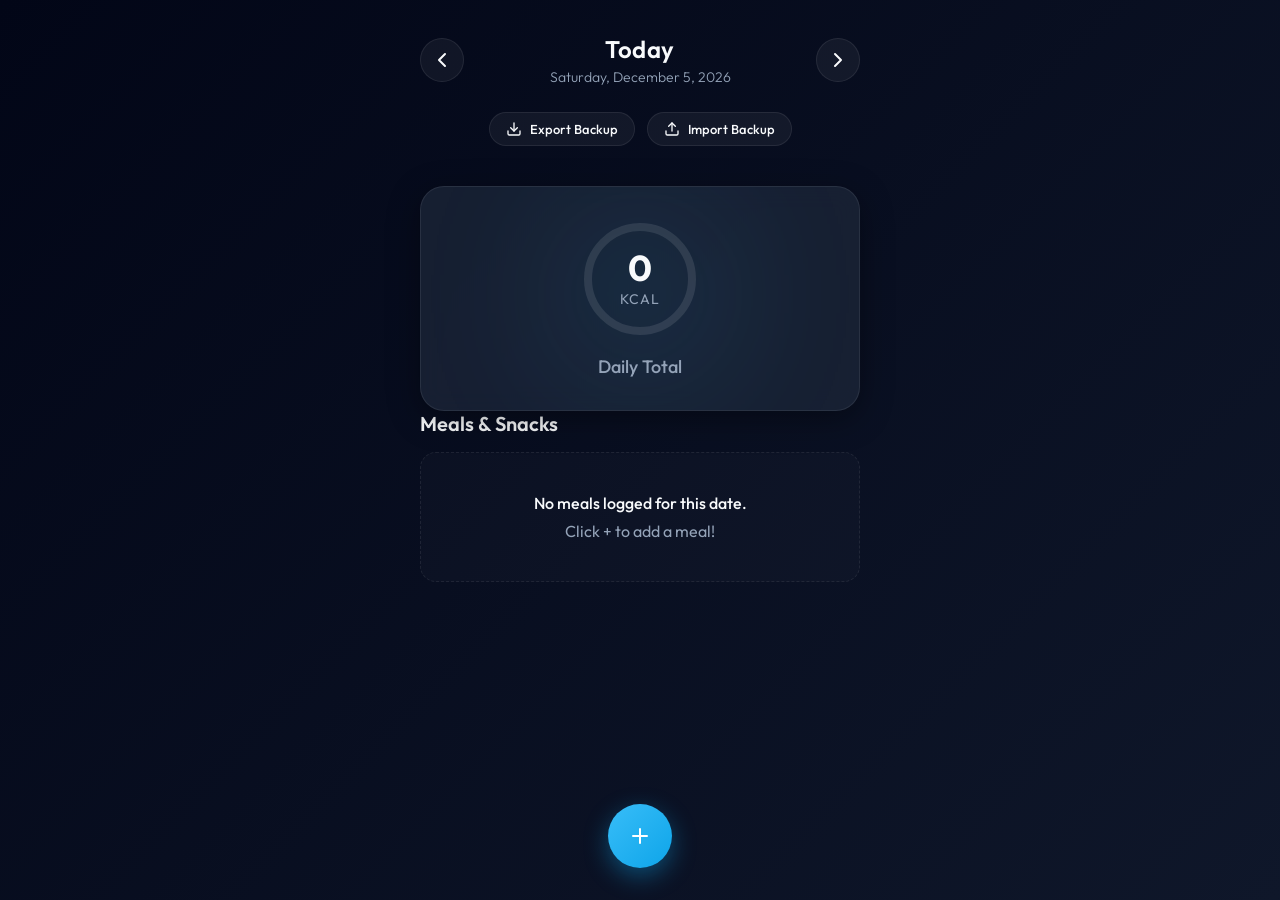
<file: food/index.html>
<!DOCTYPE html>
<html lang="en">

<head>
    <meta charset="UTF-8">
    <meta name="viewport" content="width=device-width, initial-scale=1.0">
    <title>Daily Food Logger</title>
    <meta name="description" content="A beautiful and simple app to log your daily food intake and track calories.">
    <link rel="preconnect" href="https://fonts.googleapis.com">
    <link rel="preconnect" href="https://fonts.gstatic.com" crossorigin>
    <link href="https://fonts.googleapis.com/css2?family=Outfit:wght@300;400;500;600;700&display=swap" rel="stylesheet">
    <link rel="stylesheet" href="styles.css">
</head>

<body>
    <div class="app-container">
        <!-- Header / Date Navigator -->
        <header class="date-navigator">
            <button id="prev-btn" class="icon-btn" aria-label="Previous Day">
                <svg xmlns="http://www.w3.org/2000/svg" width="24" height="24" viewBox="0 0 24 24" fill="none"
                    stroke="currentColor" stroke-width="2" stroke-linecap="round" stroke-linejoin="round">
                    <path d="m15 18-6-6 6-6" />
                </svg>
            </button>
            <div class="current-date">
                <h1 id="date-display">Today</h1>
                <p id="full-date-display">Loading...</p>
            </div>
            <button id="next-btn" class="icon-btn" aria-label="Next Day">
                <svg xmlns="http://www.w3.org/2000/svg" width="24" height="24" viewBox="0 0 24 24" fill="none"
                    stroke="currentColor" stroke-width="2" stroke-linecap="round" stroke-linejoin="round">
                    <path d="m9 18 6-6-6-6" />
                </svg>
            </button>
        </header>

        <!-- Settings / Data Operations -->
        <section class="data-operations">
            <button id="export-btn" class="pill-btn">
                <svg xmlns="http://www.w3.org/2000/svg" width="16" height="16" viewBox="0 0 24 24" fill="none"
                    stroke="currentColor" stroke-width="2" stroke-linecap="round" stroke-linejoin="round">
                    <path d="M21 15v4a2 2 0 0 1-2 2H5a2 2 0 0 1-2-2v-4" />
                    <polyline points="7 10 12 15 17 10" />
                    <line x1="12" x2="12" y1="15" y2="3" />
                </svg>
                Export Backup
            </button>

            <label for="import-file" class="pill-btn import-label">
                <svg xmlns="http://www.w3.org/2000/svg" width="16" height="16" viewBox="0 0 24 24" fill="none"
                    stroke="currentColor" stroke-width="2" stroke-linecap="round" stroke-linejoin="round">
                    <path d="M21 15v4a2 2 0 0 1-2 2H5a2 2 0 0 1-2-2v-4" />
                    <polyline points="17 8 12 3 7 8" />
                    <line x1="12" x2="12" y1="3" y2="15" />
                </svg>
                Import Backup
            </label>
            <input type="file" id="import-file" accept=".txt,.json" class="hidden">
        </section>

        <!-- Main Dashboard -->
        <main class="dashboard">
            <!-- Summary Stats -->
            <section class="summary-card glassmorphism">
                <div class="stat-circle">
                    <svg class="progress-ring" width="120" height="120">
                        <circle class="progress-ring__circle-bg" stroke="rgba(255,255,255,0.1)" stroke-width="8"
                            fill="transparent" r="52" cx="60" cy="60" />
                        <circle class="progress-ring__circle" stroke="var(--primary-color)" stroke-width="8"
                            fill="transparent" r="52" cx="60" cy="60" />
                    </svg>
                    <div class="stat-content">
                        <span id="total-calories" class="calorie-value">0</span>
                        <span class="calorie-label">kcal</span>
                    </div>
                </div>
                <h2>Daily Total</h2>
            </section>

            <!-- Food Entries List -->
            <section class="entries-section">
                <div class="entries-header">
                    <h2>Meals & Snacks</h2>
                </div>
                <div id="entries-list" class="entries-list">
                    <!-- Entries will be dynamically injected here -->
                    <div class="empty-state">
                        <p>No meals logged yet today.</p>
                        <p>Click + to add your first meal!</p>
                    </div>
                </div>
            </section>
        </main>

        <!-- Floating Action Button -->
        <button id="add-fab" class="fab" aria-label="Add new entry">
            <svg xmlns="http://www.w3.org/2000/svg" width="24" height="24" viewBox="0 0 24 24" fill="none"
                stroke="currentColor" stroke-width="2" stroke-linecap="round" stroke-linejoin="round">
                <path d="M5 12h14" />
                <path d="M12 5v14" />
            </svg>
        </button>

        <!-- Add Entry Modal Overlay -->
        <div id="entry-modal" class="modal hidden">
            <div class="modal-content glassmorphism">
                <div class="modal-header">
                    <h2>Add Food</h2>
                    <button class="close-btn icon-btn" id="close-modal-btn" aria-label="Close modal">
                        <svg xmlns="http://www.w3.org/2000/svg" width="24" height="24" viewBox="0 0 24 24" fill="none"
                            stroke="currentColor" stroke-width="2" stroke-linecap="round" stroke-linejoin="round">
                            <path d="M18 6 6 18" />
                            <path d="m6 6 12 12" />
                        </svg>
                    </button>
                </div>
                <form id="add-form">
                    <div class="form-group">
                        <label for="food-name">What did you eat?</label>
                        <input type="text" id="food-name" required placeholder="e.g. Avocado Toast" autocomplete="off">
                    </div>
                    <div class="form-group">
                        <label for="calories">Calories (kcal)</label>
                        <input type="number" id="calories" required placeholder="e.g. 350" min="0">
                    </div>
                    <button type="submit" class="submit-btn">Add to Diary</button>
                </form>
            </div>
        </div>
    </div>
    <script src="app.js"></script>
</body>

</html>
</file>
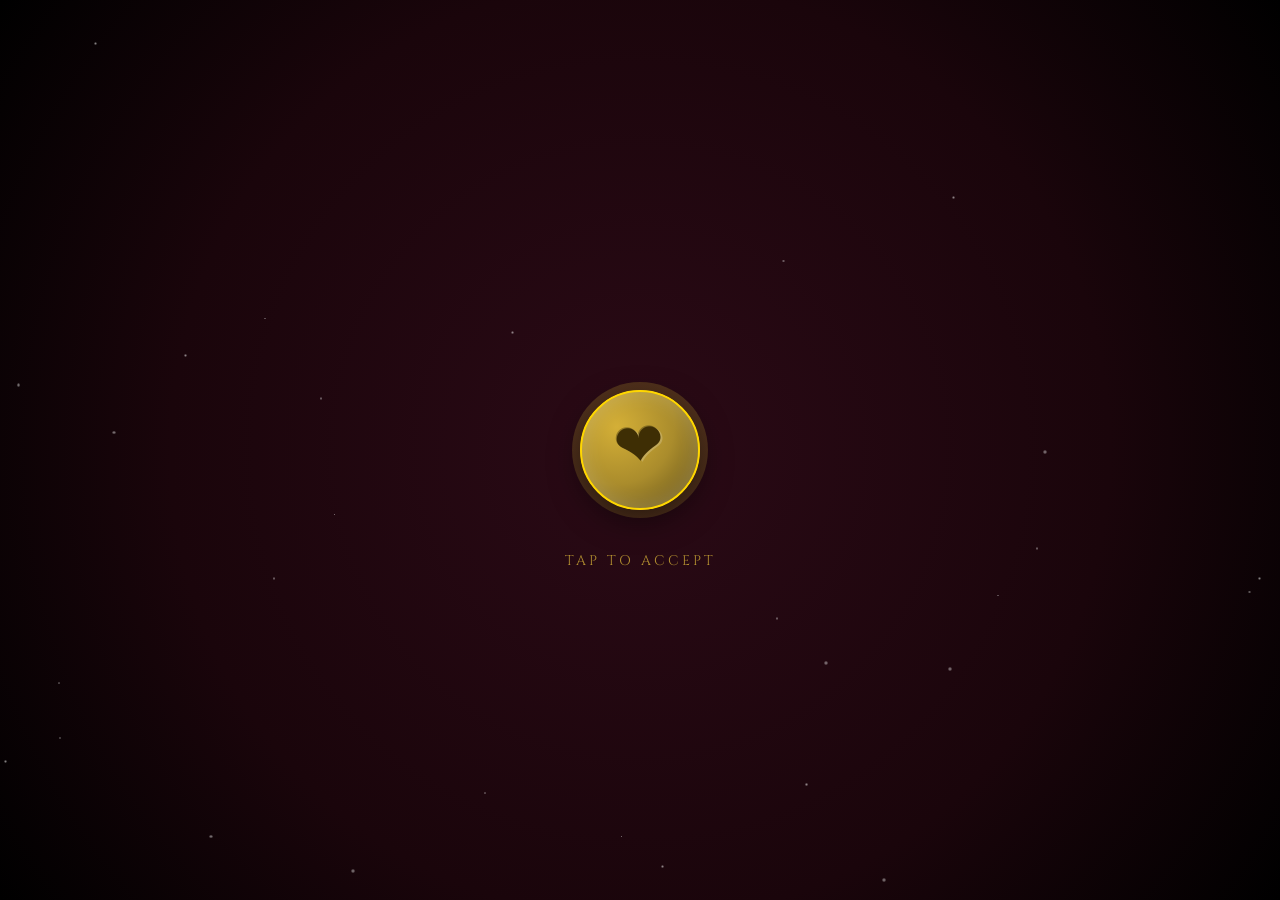
<file: hug/index.html>
<!DOCTYPE html>
<html lang="en">
<head>
    <meta charset="UTF-8">
    <meta name="viewport" content="width=device-width, initial-scale=1.0, user-scalable=no">
    <title>A Royal Embrace 🌹</title>
    <link rel="preconnect" href="https://fonts.googleapis.com">
    <link rel="preconnect" href="https://fonts.gstatic.com" crossorigin>
    <link href="https://fonts.googleapis.com/css2?family=Great+Vibes&family=Cinzel:wght@400;700&family=Playfair+Display:ital,wght@0,400;0,600;1,400&display=swap" rel="stylesheet">
    <style>
        * {
            margin: 0;
            padding: 0;
            box-sizing: border-box;
            -webkit-tap-highlight-color: transparent;
        }

        body {
            background: radial-gradient(circle at center, #2b0a16 0%, #1a050b 60%, #000 100%);
            height: 100vh;
            width: 100vw;
            overflow: hidden;
            display: flex;
            flex-direction: column;
            align-items: center;
            justify-content: center;
            font-family: 'Playfair Display', serif;
            color: #fff;
        }

        /* --- BACKGROUND ATMOSPHERE --- */
        .dust-container {
            position: absolute;
            width: 100%;
            height: 100%;
            pointer-events: none;
            z-index: 1;
        }

        .dust {
            position: absolute;
            background: radial-gradient(white, transparent);
            border-radius: 50%;
            opacity: 0.5;
            animation: float 10s infinite linear;
        }

        @keyframes float {
            0% { transform: translateY(0) translateX(0); opacity: 0; }
            50% { opacity: 0.6; }
            100% { transform: translateY(-100px) translateX(20px); opacity: 0; }
        }

        /* --- THE WAX SEAL BUTTON --- */
        .seal-container {
            position: relative;
            z-index: 20;
            cursor: pointer;
            transition: transform 0.3s;
        }

        .seal-container:hover {
            transform: scale(1.05);
        }

        .wax-seal {
            width: 120px;
            height: 120px;
            background: radial-gradient(circle at 30% 30%, #d4af37, #aa8c2c, #5c4b18);
            border-radius: 50%;
            display: flex;
            align-items: center;
            justify-content: center;
            box-shadow: 
                0 10px 30px rgba(0,0,0,0.5),
                inset 0 0 20px rgba(255, 255, 255, 0.2),
                0 0 0 8px rgba(170, 140, 44, 0.3);
            position: relative;
            border: 2px solid #ffd700;
        }

        /* The 'S' or Heart on the seal */
        .seal-imprint {
            font-family: 'Great Vibes', cursive;
            font-size: 60px;
            color: #3e2e04;
            text-shadow: 1px 1px 0 rgba(255,255,255,0.2), -1px -1px 0 rgba(0,0,0,0.3);
            transform: rotate(-5deg);
        }

        .seal-text {
            position: absolute;
            bottom: -60px;
            left: 50%;
            transform: translateX(-50%);
            font-family: 'Cinzel', serif;
            font-size: 14px;
            letter-spacing: 3px;
            color: #d4af37;
            text-transform: uppercase;
            white-space: nowrap;
            opacity: 0.8;
            transition: opacity 0.5s;
        }

        .seal-ripple {
            position: absolute;
            top: 50%;
            left: 50%;
            transform: translate(-50%, -50%);
            width: 100%;
            height: 100%;
            border-radius: 50%;
            border: 1px solid #d4af37;
            animation: ripple 2s infinite;
            z-index: -1;
        }

        @keyframes ripple {
            0% { width: 100%; height: 100%; opacity: 0.6; }
            100% { width: 200%; height: 200%; opacity: 0; }
        }

        /* --- THE VINES (SVG) --- */
        .vines-layer {
            position: absolute;
            top: 0;
            left: 0;
            width: 100%;
            height: 100%;
            pointer-events: none;
            z-index: 10;
            /* To ensure vines are visible on mobile */
            overflow: visible; 
        }

        .vine-path {
            fill: none;
            stroke: url(#goldGradient);
            stroke-width: 4;
            stroke-linecap: round;
            stroke-dasharray: 2000;
            stroke-dashoffset: 2000; /* Hidden initially */
            filter: drop-shadow(0 0 5px rgba(212, 175, 55, 0.5));
        }

        /* --- ROSES --- */
        .rose {
            position: absolute;
            width: 40px;
            height: 40px;
            background: radial-gradient(circle at 30% 30%, #ff0a43, #8a001f);
            border-radius: 50%;
            box-shadow: 0 5px 15px rgba(0,0,0,0.5);
            transform: scale(0); /* Hidden */
            z-index: 15;
            transition: transform 0.5s cubic-bezier(0.175, 0.885, 0.32, 1.275);
        }
        
        /* Rose Petal Detail */
        .rose::before {
            content: '';
            position: absolute;
            top: 5px;
            left: 5px;
            width: 30px;
            height: 30px;
            border-radius: 50%;
            border: 2px solid rgba(0,0,0,0.1);
            border-right-color: transparent;
            border-bottom-color: transparent;
            transform: rotate(45deg);
        }
        
        .rose.bloom {
            transform: scale(1) rotate(0deg);
            animation: rosePulse 3s infinite ease-in-out;
        }

        @keyframes rosePulse {
            0%, 100% { transform: scale(1); }
            50% { transform: scale(1.1); }
        }

        /* --- FALLING PETALS --- */
        .petal {
            position: absolute;
            background: #d90429;
            width: 15px;
            height: 15px;
            border-radius: 15px 0 15px 0;
            opacity: 0;
            z-index: 5;
            box-shadow: 2px 2px 5px rgba(0,0,0,0.3);
        }

        /* --- MESSAGE --- */
        .message-card {
            position: absolute;
            top: 50%;
            left: 50%;
            transform: translate(-50%, -50%) scale(0.8);
            text-align: center;
            opacity: 0;
            z-index: 50;
            transition: all 1.5s ease;
            width: 90%;
            max-width: 600px;
            background: rgba(43, 10, 22, 0.8);
            padding: 40px;
            border: 1px solid rgba(212, 175, 55, 0.3);
            border-radius: 10px;
            backdrop-filter: blur(10px);
            pointer-events: none;
        }

        .message-card.show {
            opacity: 1;
            transform: translate(-50%, -50%) scale(1);
            pointer-events: auto;
        }

        .main-msg {
            font-family: 'Great Vibes', cursive;
            font-size: clamp(40px, 8vw, 65px);
            color: #ffd700;
            margin-bottom: 20px;
            text-shadow: 0 0 10px rgba(255, 215, 0, 0.5);
            line-height: 1.2;
        }

        .sub-msg {
            font-size: 18px;
            line-height: 1.6;
            color: #fce4ec;
            margin-bottom: 30px;
        }

        .signature {
            font-family: 'Cinzel', serif;
            color: #d4af37;
            letter-spacing: 3px;
            font-size: 14px;
            border-top: 1px solid rgba(255,255,255,0.1);
            padding-top: 20px;
            display: inline-block;
        }

        /* --- ANIMATION CLASSES --- */
        .grow-vine {
            animation: grow 2.5s cubic-bezier(0.25, 0.46, 0.45, 0.94) forwards;
        }

        @keyframes grow {
            to { stroke-dashoffset: 0; }
        }

        .fade-out {
            opacity: 0 !important;
            pointer-events: none;
            transform: scale(0.8);
        }

    </style>
</head>
<body>

    <svg style="width:0;height:0;position:absolute;" aria-hidden="true" focusable="false">
        <linearGradient id="goldGradient" x1="0%" y1="0%" x2="100%" y2="0%">
            <stop offset="0%" style="stop-color:#bf953f;stop-opacity:1" />
            <stop offset="50%" style="stop-color:#fcf6ba;stop-opacity:1" />
            <stop offset="100%" style="stop-color:#b38728;stop-opacity:1" />
        </linearGradient>
    </svg>

    <div class="dust-container" id="dustContainer"></div>

    <div class="seal-container" id="sealBtn" onclick="openEmbrace()">
        <div class="seal-ripple"></div>
        <div class="wax-seal">
            <div class="seal-imprint">❤</div>
        </div>
        <div class="seal-text">Tap to Accept</div>
    </div>

    <svg class="vines-layer" id="vinesSvg" viewBox="0 0 100 100" preserveAspectRatio="none">
        <path d="M -10 100 Q 10 50 50 65" class="vine-path" id="leftVine" />
        <path d="M 110 100 Q 90 50 50 65" class="vine-path" id="rightVine" />
        
        <path d="M -10 20 Q 20 20 45 40" class="vine-path" id="leftUpper" />
        <path d="M 110 20 Q 80 20 55 40" class="vine-path" id="rightUpper" />
    </svg>

    <div id="rosesContainer"></div>

    <div class="message-card" id="finalCard">
        <div class="main-msg">Wrapped in Love</div>
        <div class="sub-msg">
            Even when I am not there,<br>
            my heart wraps around yours, protecting you,<br>
            loving you, holding you tight.
        </div>
        <div class="signature">Happy Hug Day, Neenu</div>
    </div>

    <script>
        // 1. Generate Dust
        const dustContainer = document.getElementById('dustContainer');
        for(let i=0; i<30; i++) {
            const d = document.createElement('div');
            d.className = 'dust';
            d.style.left = Math.random() * 100 + '%';
            d.style.top = Math.random() * 100 + '%';
            const size = Math.random() * 3 + 1 + 'px';
            d.style.width = size;
            d.style.height = size;
            d.style.animationDelay = Math.random() * 5 + 's';
            dustContainer.appendChild(d);
        }

        function openEmbrace() {
            // 1. Fade out Seal
            const seal = document.getElementById('sealBtn');
            seal.classList.add('fade-out');

            // 2. Animate Vines (The Hug)
            // Left & Right Arms
            document.getElementById('leftVine').classList.add('grow-vine');
            document.getElementById('rightVine').classList.add('grow-vine');
            
            // Wait slightly then upper decorative vines
            setTimeout(() => {
                document.getElementById('leftUpper').classList.add('grow-vine');
                document.getElementById('rightUpper').classList.add('grow-vine');
            }, 500);

            // 3. Bloom Roses Sequence
            // We define percentage positions along the "Arms" to place roses
            // Coordinates based roughly on SVG paths logic relative to viewport %
            
            const rosePositions = [
                {left: '10%', top: '80%', delay: 500},
                {left: '90%', top: '80%', delay: 500},
                {left: '20%', top: '65%', delay: 1000},
                {left: '80%', top: '65%', delay: 1000},
                {left: '35%', top: '60%', delay: 1500}, // Near center
                {left: '65%', top: '60%', delay: 1500}, // Near center
                {left: '50%', top: '65%', delay: 2200, big: true} // Center Heart
            ];

            rosePositions.forEach(pos => {
                setTimeout(() => {
                    createRose(pos.left, pos.top, pos.big);
                }, pos.delay);
            });

            // 4. Petal Rain
            setTimeout(() => {
                startPetalRain();
            }, 1000);

            // 5. Show Message
            setTimeout(() => {
                document.getElementById('finalCard').classList.add('show');
            }, 3000);
        }

        function createRose(left, top, isBig) {
            const rose = document.createElement('div');
            rose.className = 'rose';
            rose.style.left = left;
            rose.style.top = top;
            if (isBig) {
                rose.style.transform = 'scale(1.5)';
                rose.style.zIndex = '20';
            }
            document.getElementById('rosesContainer').appendChild(rose);
            
            // Trigger bloom (small delay to allow DOM insert)
            requestAnimationFrame(() => {
                rose.classList.add('bloom');
            });
        }

        function startPetalRain() {
            setInterval(() => {
                const petal = document.createElement('div');
                petal.className = 'petal';
                petal.style.left = Math.random() * 100 + '%';
                petal.style.top = '-20px';
                petal.style.opacity = '1';
                
                // Randomize rotation animation
                const duration = Math.random() * 3 + 3;
                
                document.body.appendChild(petal);
                
                petal.animate([
                    { transform: 'translate(0,0) rotate(0deg)', opacity: 1 },
                    { transform: `translate(${Math.random()*100 - 50}px, 100vh) rotate(${Math.random()*360}deg)`, opacity: 0 }
                ], {
                    duration: duration * 1000,
                    easing: 'linear'
                });

                setTimeout(() => petal.remove(), duration * 1000);
            }, 300);
        }
    </script>
</body>
</html>
</file>
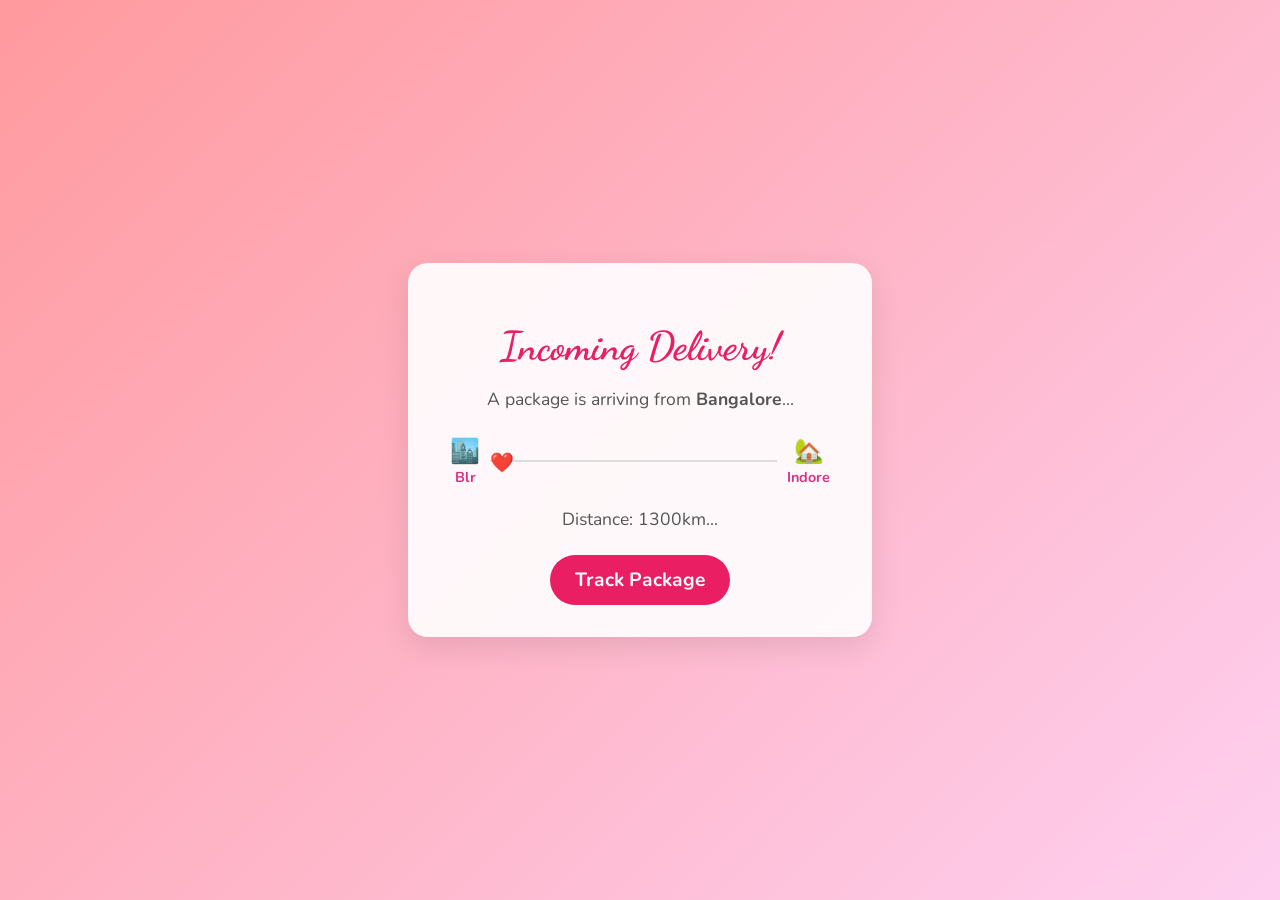
<file: kiss/index.html>
<!DOCTYPE html>
<html lang="en">
<head>
    <meta charset="UTF-8">
    <meta name="viewport" content="width=device-width, initial-scale=1.0">
    <title>Special Delivery for Neenu ❤️</title>
    <style>
        @import url('https://fonts.googleapis.com/css2?family=Dancing+Script:wght@700&family=Nunito:wght@400;700&display=swap');

        body {
            margin: 0;
            padding: 0;
            background: linear-gradient(135deg, #ff9a9e 0%, #fecfef 99%, #fecfef 100%);
            height: 100vh;
            display: flex;
            justify-content: center;
            align-items: center;
            font-family: 'Nunito', sans-serif;
            overflow: hidden;
            color: #d63384;
            text-align: center;
        }

        .container {
            background: rgba(255, 255, 255, 0.9);
            padding: 2rem;
            border-radius: 20px;
            box-shadow: 0 10px 30px rgba(0,0,0,0.1);
            max-width: 90%;
            width: 400px;
            position: relative;
        }

        h1 {
            font-family: 'Dancing Script', cursive;
            font-size: 2.5rem;
            margin-bottom: 0.5rem;
            color: #e91e63;
        }

        p {
            font-size: 1.1rem;
            margin-bottom: 1.5rem;
            color: #555;
        }

        .map-visual {
            display: flex;
            justify-content: space-between;
            align-items: center;
            margin: 20px 0;
            position: relative;
            padding: 0 10px;
        }

        .location {
            font-size: 0.9rem;
            font-weight: bold;
            display: flex;
            flex-direction: column;
            align-items: center;
        }

        .location span {
            font-size: 1.5rem;
        }

        .route-line {
            flex-grow: 1;
            height: 2px;
            background: #ddd;
            margin: 0 10px;
            position: relative;
        }

        .traveling-heart {
            position: absolute;
            top: -10px;
            left: 0;
            font-size: 1.2rem;
            transition: left 2.5s ease-in-out;
        }

        .btn-main {
            background: #e91e63;
            color: white;
            border: none;
            padding: 12px 25px;
            font-size: 1.2rem;
            border-radius: 50px;
            cursor: pointer;
            transition: transform 0.2s, box-shadow 0.2s;
            font-family: 'Nunito', sans-serif;
            font-weight: bold;
        }

        .btn-main:hover {
            transform: scale(1.05);
            box-shadow: 0 5px 15px rgba(233, 30, 99, 0.4);
        }

        /* Hidden Content */
        .delivery-content {
            display: none;
            opacity: 0;
            transition: opacity 1s ease;
        }

        .kisses-container {
            position: fixed;
            top: 0;
            left: 0;
            width: 100%;
            height: 100%;
            pointer-events: none;
            z-index: 1000;
        }

        .kiss {
            position: absolute;
            font-size: 2rem;
            animation: floatUp 4s linear forwards;
            opacity: 0;
        }

        @keyframes floatUp {
            0% { transform: translateY(100vh) scale(0.5); opacity: 1; }
            100% { transform: translateY(-10vh) scale(1.5); opacity: 0; }
        }

        .note {
            margin-top: 20px;
            font-style: italic;
            font-size: 1rem;
            color: #888;
        }
    </style>
</head>
<body>

    <div class="container" id="card">
        <div id="stage1">
            <h1>Incoming Delivery!</h1>
            <p>A package is arriving from <strong>Bangalore</strong>...</p>
            
            <div class="map-visual">
                <div class="location">
                    <span>🏙️</span>
                    Blr
                </div>
                <div class="route-line">
                    <div class="traveling-heart" id="travelHeart">❤️</div>
                </div>
                <div class="location">
                    <span>🏡</span>
                    Indore
                </div>
            </div>

            <p id="status-text">Distance: 1300km...</p>
            <button class="btn-main" onclick="startDelivery()">Track Package</button>
        </div>

        <div id="stage2" class="delivery-content">
            <h1>It's Here!</h1>
            <p>This parcel contains 1,000,000 virtual kisses exclusively for <strong>Neenu</strong>.</p>
            <button class="btn-main" onclick="openPackage()">Claim Kisses 💋</button>
        </div>

        <div id="stage3" class="delivery-content">
            <h1>Happy Kiss Day! 😘</h1>
            <p>Until I can kiss you for real, I'm sending you all my love through the screen.</p>
            <p><em>"One day closer to being your husband."</em></p>
            <div class="note">- Love, Arun</div>
        </div>
    </div>

    <div class="kisses-container" id="kissesContainer"></div>

    <script>
        function startDelivery() {
            const heart = document.getElementById('travelHeart');
            const status = document.getElementById('status-text');
            const btn = document.querySelector('#stage1 .btn-main');
            
            btn.style.display = 'none'; // Hide button
            status.innerHTML = "Transit in progress...";
            
            // Animate heart
            heart.style.left = 'calc(100% - 20px)';
            
            setTimeout(() => {
                status.innerHTML = "Arrived in Indore!";
                setTimeout(() => {
                    document.getElementById('stage1').style.display = 'none';
                    const stage2 = document.getElementById('stage2');
                    stage2.style.display = 'block';
                    // Trigger reflow
                    void stage2.offsetWidth;
                    stage2.style.opacity = '1';
                }, 1000);
            }, 2500);
        }

        function openPackage() {
            document.getElementById('stage2').style.display = 'none';
            const stage3 = document.getElementById('stage3');
            stage3.style.display = 'block';
            void stage3.offsetWidth;
            stage3.style.opacity = '1';

            // Launch Confetti Kisses
            for(let i=0; i<30; i++) {
                createKiss();
            }
            setInterval(createKiss, 300); // Keep them coming
        }

        function createKiss() {
            const kiss = document.createElement('div');
            kiss.classList.add('kiss');
            kiss.innerHTML = '💋';
            kiss.style.left = Math.random() * 100 + 'vw';
            kiss.style.animationDuration = (Math.random() * 2 + 3) + 's';
            
            document.getElementById('kissesContainer').appendChild(kiss);

            // Cleanup
            setTimeout(() => {
                kiss.remove();
            }, 5000);
        }
    </script>
</body>
</html>
</file>
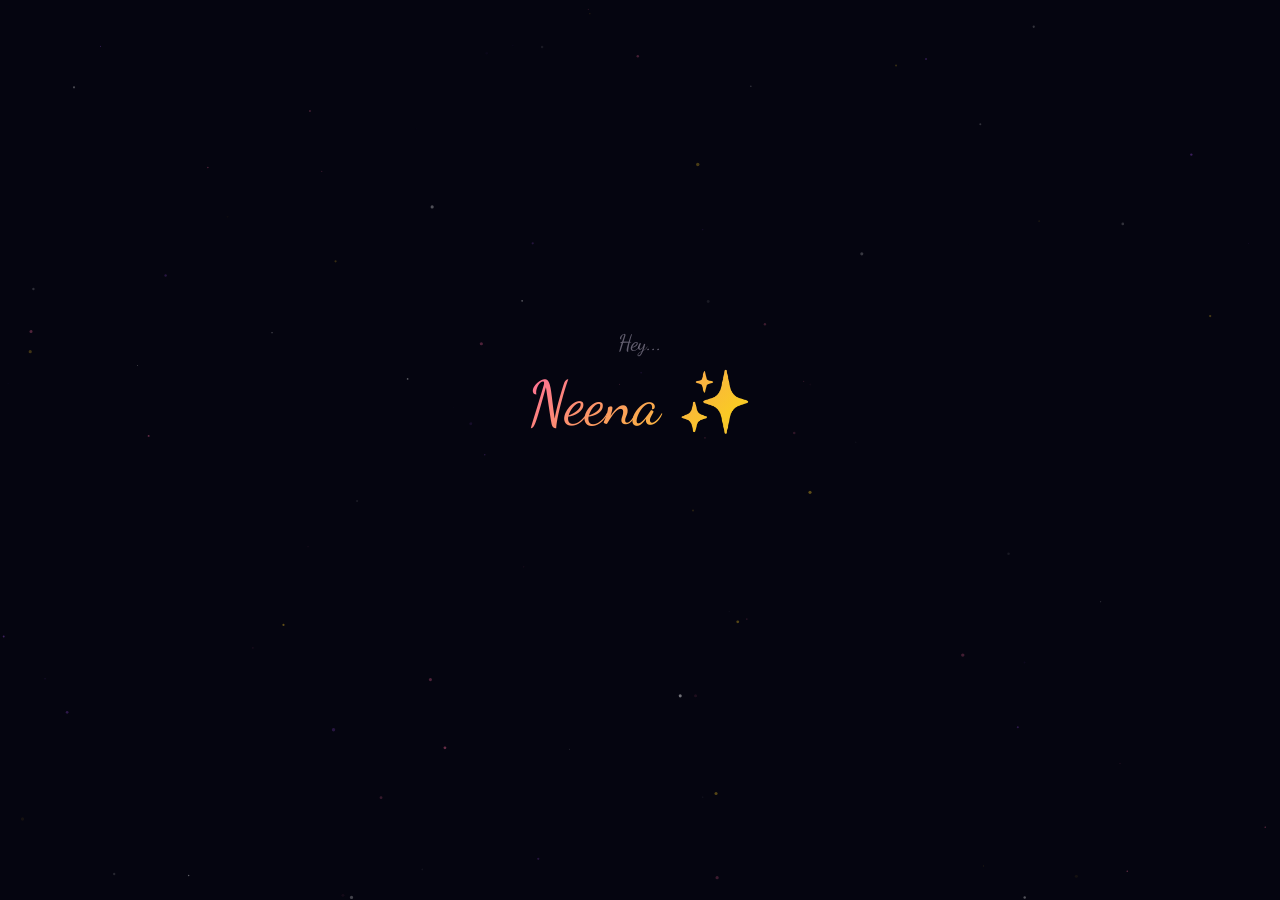
<file: love/index.html>
<!DOCTYPE html>
<html lang="en">
<head>
    <meta charset="UTF-8">
    <meta name="viewport" content="width=device-width, initial-scale=1.0, maximum-scale=1.0, user-scalable=no">
    <title>For Neena</title>
    <style>
        @import url('https://fonts.googleapis.com/css2?family=Dancing+Script:wght@400;600;700&family=Poppins:wght@300;400;600&family=Caveat:wght@400;600;700&display=swap');

        * { margin: 0; padding: 0; box-sizing: border-box; }

        body {
            font-family: 'Poppins', sans-serif;
            background: #050510;
            color: #f0e6ff;
            overflow: hidden;
            height: 100vh;
            width: 100vw;
            -webkit-tap-highlight-color: transparent;
            user-select: none;
        }

        /* ====== BG ====== */
        #bgCanvas {
            position: fixed;
            top: 0; left: 0;
            width: 100%; height: 100%;
            z-index: 0;
            pointer-events: none;
        }

        #confettiCanvas {
            position: fixed;
            top: 0; left: 0;
            width: 100%; height: 100%;
            pointer-events: none;
            z-index: 9999;
        }

        /* ====== PAGES ====== */
        .page {
            position: fixed;
            top: 0; left: 0; right: 0; bottom: 0;
            display: flex;
            flex-direction: column;
            align-items: center;
            justify-content: center;
            padding: 40px 30px;
            z-index: 10;
            opacity: 0;
            pointer-events: none;
            transition: opacity 1s ease;
            text-align: center;
        }

        .page.active {
            opacity: 1;
            pointer-events: auto;
        }

        /* ====== PROGRESS ====== */
        #progressBar {
            position: fixed;
            top: 0; left: 0;
            height: 3px;
            background: linear-gradient(90deg, #ff6b9d, #f9ca24, #a855f7);
            z-index: 500;
            width: 0%;
            transition: width 0.8s ease;
        }

        #pageNum {
            position: fixed;
            top: 12px; right: 16px;
            z-index: 500;
            font-size: 0.7rem;
            color: rgba(240, 230, 255, 0.2);
            display: none;
        }

        #tapHint {
            position: fixed;
            bottom: 28px;
            left: 0; right: 0;
            text-align: center;
            z-index: 500;
            font-size: 0.75rem;
            color: rgba(240, 230, 255, 0.18);
            letter-spacing: 1px;
            animation: hintPulse 2.5s ease-in-out infinite;
            display: none;
            pointer-events: none;
        }

        @keyframes hintPulse {
            0%, 100% { opacity: 0.15; }
            50% { opacity: 0.4; }
        }

        /* ====== INTRO PAGE ====== */
        .intro-hello {
            font-family: 'Dancing Script', cursive;
            font-size: 1.4rem;
            color: rgba(240, 230, 255, 0.4);
            opacity: 0;
            transform: translateY(20px);
            transition: all 1s ease;
        }

        .intro-name {
            font-family: 'Dancing Script', cursive;
            font-size: 3.8rem;
            line-height: 1.3;
            background: linear-gradient(135deg, #ff6b9d, #f9ca24, #a855f7, #ff6b9d);
            background-size: 300% auto;
            -webkit-background-clip: text;
            -webkit-text-fill-color: transparent;
            background-clip: text;
            animation: shimmer 4s linear infinite;
            opacity: 0;
            transform: translateY(20px);
            transition: all 1s ease;
            margin: 8px 0;
        }

        @keyframes shimmer {
            0% { background-position: 0% center; }
            100% { background-position: 300% center; }
        }

        .intro-sub {
            font-size: 0.95rem;
            color: rgba(240, 230, 255, 0.3);
            font-weight: 300;
            opacity: 0;
            transition: opacity 1s ease;
        }

        .intro-btn {
            margin-top: 40px;
            padding: 16px 50px;
            background: linear-gradient(135deg, #ff6b9d, #a855f7);
            color: #fff;
            border: none;
            border-radius: 50px;
            font-family: 'Poppins', sans-serif;
            font-size: 1rem;
            font-weight: 600;
            cursor: pointer;
            box-shadow: 0 5px 35px rgba(255, 107, 157, 0.4);
            opacity: 0;
            transition: all 0.5s ease;
            z-index: 20;
            position: relative;
        }

        .intro-btn:hover {
            transform: translateY(-3px) scale(1.05);
            box-shadow: 0 10px 45px rgba(255, 107, 157, 0.6);
        }

        .intro-btn:active { transform: scale(0.97); }

        .intro-show1 { opacity: 1 !important; transform: translateY(0) !important; }
        .intro-show2 { opacity: 1 !important; }

        /* ====== MESSAGE PAGES ====== */
        .msg-emoji {
            font-size: 3.5rem;
            margin-bottom: 20px;
            opacity: 0;
            transform: scale(0.5);
            transition: all 0.8s cubic-bezier(0.34, 1.56, 0.64, 1);
        }

        .page.active .msg-emoji {
            opacity: 1;
            transform: scale(1);
            transition-delay: 0.3s;
        }

        .msg-text {
            font-family: 'Caveat', cursive;
            font-size: 1.9rem;
            line-height: 1.6;
            max-width: 340px;
            color: rgba(240, 230, 255, 0.85);
            opacity: 0;
            transform: translateY(30px);
            transition: all 1s ease;
        }

        .page.active .msg-text {
            opacity: 1;
            transform: translateY(0);
            transition-delay: 0.6s;
        }

        .msg-sub {
            font-size: 0.8rem;
            color: rgba(240, 230, 255, 0.25);
            margin-top: 15px;
            font-weight: 300;
            opacity: 0;
            transition: opacity 1s ease;
        }

        .page.active .msg-sub {
            opacity: 1;
            transition-delay: 1.2s;
        }

        .glow-pink { color: #ff9ec0; text-shadow: 0 0 30px rgba(255, 107, 157, 0.3); }
        .glow-gold { color: #fde68a; text-shadow: 0 0 30px rgba(249, 202, 36, 0.3); }
        .glow-blue { color: #a5f3fc; text-shadow: 0 0 30px rgba(34, 211, 238, 0.3); }
        .glow-white { color: #fff; text-shadow: 0 0 20px rgba(255, 255, 255, 0.4); }

        /* ====== FINALE ====== */
        .finale-initials {
            font-family: 'Dancing Script', cursive;
            font-size: 4rem;
            color: #ff6b9d;
            opacity: 0;
            transform: scale(0);
            transition: all 1s cubic-bezier(0.34, 1.56, 0.64, 1);
            margin-bottom: 10px;
            position: relative;
            z-index: 10;
        }

        .page.active .finale-initials {
            opacity: 1;
            transform: scale(1);
            transition-delay: 0.5s;
        }

        .finale-text {
            font-family: 'Caveat', cursive;
            font-size: 1.6rem;
            line-height: 1.7;
            max-width: 320px;
            color: rgba(240, 230, 255, 0.7);
            opacity: 0;
            transform: translateY(20px);
            transition: all 1s ease;
            position: relative;
            z-index: 10;
        }

        .page.active .finale-text {
            opacity: 1;
            transform: translateY(0);
            transition-delay: 1.2s;
        }

        .finale-date {
            font-family: 'Poppins', sans-serif;
            font-size: 0.85rem;
            color: #f9ca24;
            margin-top: 20px;
            letter-spacing: 2px;
            opacity: 0;
            transition: opacity 1s ease;
            position: relative;
            z-index: 10;
        }

        .page.active .finale-date {
            opacity: 1;
            transition-delay: 2.2s;
        }

        #heartCanvas {
            position: absolute;
            top: 0; left: 0;
            width: 100%; height: 100%;
            z-index: 1;
        }

        /* ====== SHOOTING STAR ====== */
        .shooting-star {
            position: fixed;
            width: 120px;
            height: 2px;
            background: linear-gradient(90deg, rgba(255,255,255,0.8), transparent);
            pointer-events: none;
            z-index: 5;
        }

        /* ====== RESPONSIVE ====== */
        @media (max-width: 480px) {
            .intro-name { font-size: 3rem; }
            .msg-text { font-size: 1.55rem; max-width: 300px; }
            .msg-emoji { font-size: 3rem; }
            .finale-initials { font-size: 3rem; }
            .finale-text { font-size: 1.3rem; }
        }
    </style>
</head>
<body>

<canvas id="bgCanvas"></canvas>
<canvas id="confettiCanvas"></canvas>
<div id="progressBar"></div>
<div id="pageNum"></div>
<div id="tapHint">tap anywhere to continue</div>

<!-- PAGE 0: INTRO -->
<div class="page active" id="page0">
    <div class="intro-hello" id="ih">Hey...</div>
    <div class="intro-name" id="in">Neena ✨</div>
    <div class="intro-sub" id="is">I wrote the sky for you tonight</div>
    <button class="intro-btn" id="ib" onclick="startJourney()">Read it? 💫</button>
</div>

<!-- PAGE 1 -->
<div class="page" id="page1">
    <div class="msg-emoji">🎵</div>
    <div class="msg-text">
        Your <span class="glow-pink">voice</span> is my favourite sound in this entire world.
        <br><br>
        I could listen to you talk about nothing... forever.
    </div>
</div>

<!-- PAGE 2 -->
<div class="page" id="page2">
    <div class="msg-emoji">👀</div>
    <div class="msg-text">
        Those <span class="glow-gold">eyes</span>...
        <br><br>
        I looked at them once and forgot every other beautiful thing I'd ever seen.
    </div>
</div>

<!-- PAGE 3 -->
<div class="page" id="page3">
    <div class="msg-emoji">🫶</div>
    <div class="msg-text">
        The way you <span class="glow-pink">care</span> about people —
        <br>so kind, so compassionate —
        <br><br>
        that's when I knew you were different from everyone.
    </div>
</div>

<!-- PAGE 4 -->
<div class="page" id="page4">
    <div class="msg-emoji">🧸</div>
    <div class="msg-text">
        You're <span class="glow-gold">cute</span> without even trying.
        <br><br>
        And the worst part?
        <br>You don't even know it.
    </div>
</div>

<!-- PAGE 5 -->
<div class="page" id="page5">
    <div class="msg-emoji">🧠</div>
    <div class="msg-text">
        Smart. <span class="glow-blue">Intelligent.</span> Quick.
        <br><br>
        Every conversation with you feels like the best conversation I've ever had.
    </div>
</div>

<!-- PAGE 6 -->
<div class="page" id="page6">
    <div class="msg-emoji">🍎</div>
    <div class="msg-text">
        You teach little kids.
        <br>You shape <span class="glow-gold">futures</span>.
        <br><br>
        There's nothing more beautiful than a heart that gives like yours.
    </div>
</div>

<!-- PAGE 7 -->
<div class="page" id="page7">
    <div class="msg-emoji">📱</div>
    <div class="msg-text">
        <span class="glow-pink">December 10th. 8:30 PM.</span>
        <br><br>
        One call.
        <br>That's all it took.
        <br><br>
        I knew right then — you're the one.
    </div>
    <div class="msg-sub">the call that changed my whole life</div>
</div>

<!-- PAGE 8 -->
<div class="page" id="page8">
    <div class="msg-emoji">✈️</div>
    <div class="msg-text">
        <span class="glow-blue">Bangalore to Indore</span>
        <br><br>
        wasn't a trip.
        <br><br>
        It was me... running towards the rest of my life.
    </div>
</div>

<!-- PAGE 9 -->
<div class="page" id="page9">
    <div class="msg-emoji">⛪</div>
    <div class="msg-text">
        In front of that <span class="glow-gold">church grotto</span>,
        <br>with God watching us,
        <br><br>
        I said <span class="glow-pink">"I love you"</span>
        <br><br>
        and my soul finally felt complete.
    </div>
</div>

<!-- PAGE 10 -->
<div class="page" id="page10">
    <div class="msg-emoji">🏠</div>
    <div class="msg-text">
        Home isn't Bangalore.
        <br>Home isn't Indore.
        <br><br>
        <span class="glow-white">Home is wherever you are.</span>
    </div>
</div>

<!-- PAGE 11 -->
<div class="page" id="page11">
    <div class="msg-emoji">🙏</div>
    <div class="msg-text">
        I asked God for someone <span class="glow-gold">real</span>.
        <br><br>
        He opened a matrimony site...
        <br>and pointed me straight to <span class="glow-pink">you</span>.
    </div>
    <div class="msg-sub">Dec 9th — the interest I almost didn't send</div>
</div>

<!-- PAGE 12: FINALE -->
<div class="page" id="page12">
    <canvas id="heartCanvas"></canvas>
    <div class="finale-initials">A ❤️ N</div>
    <div class="finale-text">
        Every star I ever wished on...
        <br>led me to you.
        <br><br>
        <strong style="color:#f9ca24">August 29, 2026</strong>
        <br>I become yours. Forever.
    </div>
    <div class="finale-date">I LOVE YOU, NEENA 💕</div>
</div>

<script>
    // ===== CONFIG =====
    var pages = ['page0','page1','page2','page3','page4','page5','page6','page7','page8','page9','page10','page11','page12'];
    var totalPages = pages.length;
    var current = 0;
    var canTap = false;
    var started = false;

    // ===== BG STARS =====
    var bgC = document.getElementById('bgCanvas');
    var bgX = bgC.getContext('2d');
    var bgStars = [];

    function resizeCanvas() {
        bgC.width = window.innerWidth;
        bgC.height = window.innerHeight;
    }
    resizeCanvas();
    window.addEventListener('resize', resizeCanvas);

    // Create stars
    for (var i = 0; i < 100; i++) {
        bgStars.push({
            x: Math.random() * window.innerWidth,
            y: Math.random() * window.innerHeight,
            size: Math.random() * 1.5 + 0.3,
            baseOpacity: Math.random() * 0.3 + 0.05,
            pulse: Math.random() * 6.28,
            pulseSpeed: Math.random() * 0.02 + 0.005,
            color: getStarColor()
        });
    }

    function getStarColor() {
        var r = Math.random();
        if (r < 0.4) return '255,107,157';
        if (r < 0.65) return '168,85,247';
        if (r < 0.8) return '249,202,36';
        return '255,255,255';
    }

    function drawBackground() {
        bgX.clearRect(0, 0, bgC.width, bgC.height);
        for (var i = 0; i < bgStars.length; i++) {
            var s = bgStars[i];
            s.pulse += s.pulseSpeed;
            var opacity = s.baseOpacity + Math.sin(s.pulse) * 0.1;
            if (opacity < 0) opacity = 0;
            bgX.beginPath();
            bgX.arc(s.x, s.y, s.size, 0, 6.28);
            bgX.fillStyle = 'rgba(' + s.color + ',' + opacity + ')';
            bgX.fill();
        }
        requestAnimationFrame(drawBackground);
    }
    drawBackground();

    // ===== INTRO ANIMATION =====
    function runIntro() {
        setTimeout(function() {
            document.getElementById('ih').classList.add('intro-show1');
        }, 300);
        setTimeout(function() {
            document.getElementById('in').classList.add('intro-show1');
        }, 1200);
        setTimeout(function() {
            document.getElementById('is').classList.add('intro-show2');
        }, 2200);
        setTimeout(function() {
            document.getElementById('ib').classList.add('intro-show2');
        }, 3200);
    }

    // Start intro right away
    runIntro();

    // ===== START JOURNEY =====
    function startJourney() {
        started = true;
        document.getElementById('tapHint').style.display = 'block';
        document.getElementById('pageNum').style.display = 'block';
        goToPage(1);
    }

    // ===== TAP TO NAVIGATE =====
    document.addEventListener('click', function(e) {
        if (!started) return;
        if (!canTap) return;

        // Don't navigate if they clicked the button
        if (e.target.tagName === 'BUTTON') return;

        if (current < totalPages - 1) {
            goToPage(current + 1);
        }
    });

    // Swipe support
    var touchY = 0;
    document.addEventListener('touchstart', function(e) {
        touchY = e.touches[0].clientY;
    }, { passive: true });

    document.addEventListener('touchend', function(e) {
        if (!started || !canTap) return;
        var diff = touchY - e.changedTouches[0].clientY;
        if (diff > 40 && current < totalPages - 1) {
            goToPage(current + 1);
        }
        if (diff < -40 && current > 1) {
            goToPage(current - 1);
        }
    }, { passive: true });

    // ===== GO TO PAGE =====
    function goToPage(num) {
        if (num < 0 || num >= totalPages) return;
        canTap = false;

        // Hide current page
        var currentEl = document.getElementById(pages[current]);
        currentEl.classList.remove('active');

        // Show new page
        current = num;
        var nextEl = document.getElementById(pages[current]);
        nextEl.classList.add('active');

        // Progress bar
        var pct = (num / (totalPages - 1)) * 100;
        document.getElementById('progressBar').style.width = pct + '%';

        // Page counter
        if (num > 0 && num < totalPages - 1) {
            document.getElementById('pageNum').textContent = num + ' / ' + (totalPages - 2);
        } else if (num === totalPages - 1) {
            document.getElementById('pageNum').textContent = '✨';
        }

        // Hide tap hint on last page
        if (num === totalPages - 1) {
            document.getElementById('tapHint').style.display = 'none';
        }

        // Heart animation on last page
        if (num === totalPages - 1) {
            setTimeout(function() { animateHeart(); }, 800);
            setTimeout(function() { launchConfetti(); }, 3000);
        }

        // Allow tap again after animation
        setTimeout(function() { canTap = true; }, 1200);
    }

    // ===== SHOOTING STARS =====
    setInterval(function() {
        if (!started) return;

        var el = document.createElement('div');
        el.className = 'shooting-star';
        el.style.top = (Math.random() * 40) + '%';
        el.style.left = (Math.random() * 70) + '%';

        var angle = 25 + Math.random() * 20;
        el.style.transform = 'rotate(' + angle + 'deg)';
        el.style.opacity = '0';
        document.body.appendChild(el);

        // Animate manually
        var startTime = Date.now();
        var duration = 1200;

        function animShoot() {
            var elapsed = Date.now() - startTime;
            var progress = elapsed / duration;

            if (progress >= 1) {
                el.remove();
                return;
            }

            var translateX = progress * 350;
            var opacity = progress < 0.2 ? progress * 5 : (1 - progress) * 1.25;
            if (opacity > 0.8) opacity = 0.8;
            if (opacity < 0) opacity = 0;

            el.style.transform = 'rotate(' + angle + 'deg) translateX(' + translateX + 'px)';
            el.style.opacity = opacity;

            requestAnimationFrame(animShoot);
        }
        animShoot();

    }, 6000);

    // ===== HEART ANIMATION =====
    function animateHeart() {
        var canvas = document.getElementById('heartCanvas');
        var ctx = canvas.getContext('2d');
        canvas.width = window.innerWidth;
        canvas.height = window.innerHeight;

        var points = [];
        var scale = Math.min(canvas.width, canvas.height) * 0.22;
        var cx = canvas.width / 2;
        var cy = canvas.height / 2 - 30;

        var colors = ['#ff6b9d', '#f9ca24', '#a855f7', '#ffffff', '#ff6b9d', '#f472b6', '#fde68a'];

        // Outline points
        for (var i = 0; i < 80; i++) {
            var t = (i / 80) * Math.PI * 2;
            var hx = 16 * Math.pow(Math.sin(t), 3);
            var hy = -(13 * Math.cos(t) - 5 * Math.cos(2 * t) - 2 * Math.cos(3 * t) - Math.cos(4 * t));
            points.push({
                tx: cx + (hx / 16) * scale,
                ty: cy + (hy / 16) * scale,
                sx: Math.random() * canvas.width,
                sy: Math.random() * canvas.height,
                size: Math.random() * 2.5 + 1,
                opacity: Math.random() * 0.4 + 0.4,
                color: colors[Math.floor(Math.random() * colors.length)]
            });
        }

        // Fill points
        for (var i = 0; i < 40; i++) {
            var t = Math.random() * Math.PI * 2;
            var r = Math.random() * 0.7;
            var hx = 16 * Math.pow(Math.sin(t), 3) * r;
            var hy = -(13 * Math.cos(t) - 5 * Math.cos(2 * t) - 2 * Math.cos(3 * t) - Math.cos(4 * t)) * r;
            points.push({
                tx: cx + (hx / 16) * scale,
                ty: cy + (hy / 16) * scale,
                sx: Math.random() * canvas.width,
                sy: Math.random() * canvas.height,
                size: Math.random() * 2 + 0.5,
                opacity: Math.random() * 0.3 + 0.3,
                color: colors[Math.floor(Math.random() * colors.length)]
            });
        }

        var frame = 0;
        var formDuration = 120;

        function drawHeart() {
            frame++;
            ctx.clearRect(0, 0, canvas.width, canvas.height);

            var progress = frame / formDuration;
            if (progress > 1) progress = 1;

            // Ease out cubic
            var eased = 1 - Math.pow(1 - progress, 3);

            // Pulse after formation
            var pulse = 1;
            if (frame > formDuration) {
                pulse = 1 + Math.sin((frame - formDuration) * 0.04) * 0.02;
            }

            for (var i = 0; i < points.length; i++) {
                var p = points[i];
                var dx = p.tx - cx;
                var dy = p.ty - cy;
                var finalX = cx + dx * pulse;
                var finalY = cy + dy * pulse;
                var x = p.sx + (finalX - p.sx) * eased;
                var y = p.sy + (finalY - p.sy) * eased;

                // Glow
                ctx.beginPath();
                ctx.arc(x, y, p.size * 3, 0, 6.28);
                ctx.fillStyle = p.color;
                ctx.globalAlpha = p.opacity * 0.1 * eased;
                ctx.fill();

                // Star
                ctx.beginPath();
                ctx.arc(x, y, p.size, 0, 6.28);
                ctx.fillStyle = p.color;
                ctx.globalAlpha = p.opacity * eased;
                ctx.fill();
            }

            ctx.globalAlpha = 1;

            if (frame < formDuration + 300) {
                requestAnimationFrame(drawHeart);
            }
        }

        drawHeart();
    }

    // ===== CONFETTI =====
    function launchConfetti() {
        var canvas = document.getElementById('confettiCanvas');
        var ctx = canvas.getContext('2d');
        canvas.width = window.innerWidth;
        canvas.height = window.innerHeight;

        var pieces = [];
        var colors = ['#ff6b9d', '#a855f7', '#4ade80', '#f9ca24', '#ef4444', '#22d3ee', '#f472b6', '#fbbf24'];

        function createBurst() {
            for (var i = 0; i < 70; i++) {
                pieces.push({
                    x: canvas.width / 2 + (Math.random() - 0.5) * 150,
                    y: canvas.height / 2,
                    w: Math.random() * 8 + 4,
                    h: Math.random() * 5 + 3,
                    color: colors[Math.floor(Math.random() * colors.length)],
                    rotation: Math.random() * 360,
                    rotSpeed: (Math.random() - 0.5) * 14,
                    vx: (Math.random() - 0.5) * 14,
                    vy: (Math.random() - 1) * 13 - 5,
                    gravity: 0.14,
                    opacity: 1
                });
            }
        }

        createBurst();
        setTimeout(createBurst, 500);
        setTimeout(createBurst, 1100);

        var frame = 0;

        function drawConfetti() {
            frame++;
            ctx.clearRect(0, 0, canvas.width, canvas.height);

            var hasAlive = false;

            for (var i = 0; i < pieces.length; i++) {
                var p = pieces[i];
                if (p.opacity <= 0) continue;

                hasAlive = true;
                p.x += p.vx;
                p.y += p.vy;
                p.vy += p.gravity;
                p.rotation += p.rotSpeed;
                p.vx *= 0.99;

                if (p.y > canvas.height + 50) {
                    p.opacity -= 0.025;
                }

                ctx.save();
                ctx.translate(p.x, p.y);
                ctx.rotate(p.rotation * Math.PI / 180);
                ctx.globalAlpha = p.opacity > 0 ? p.opacity : 0;
                ctx.fillStyle = p.color;
                ctx.fillRect(-p.w / 2, -p.h / 2, p.w, p.h);
                ctx.restore();
            }

            if (hasAlive || frame < 180) {
                requestAnimationFrame(drawConfetti);
            } else {
                ctx.clearRect(0, 0, canvas.width, canvas.height);
            }
        }

        drawConfetti();
    }

    // Resize handler
    window.addEventListener('resize', function() {
        var c = document.getElementById('confettiCanvas');
        c.width = window.innerWidth;
        c.height = window.innerHeight;
        resizeCanvas();
    });
</script>

</body>
</html>
</file>
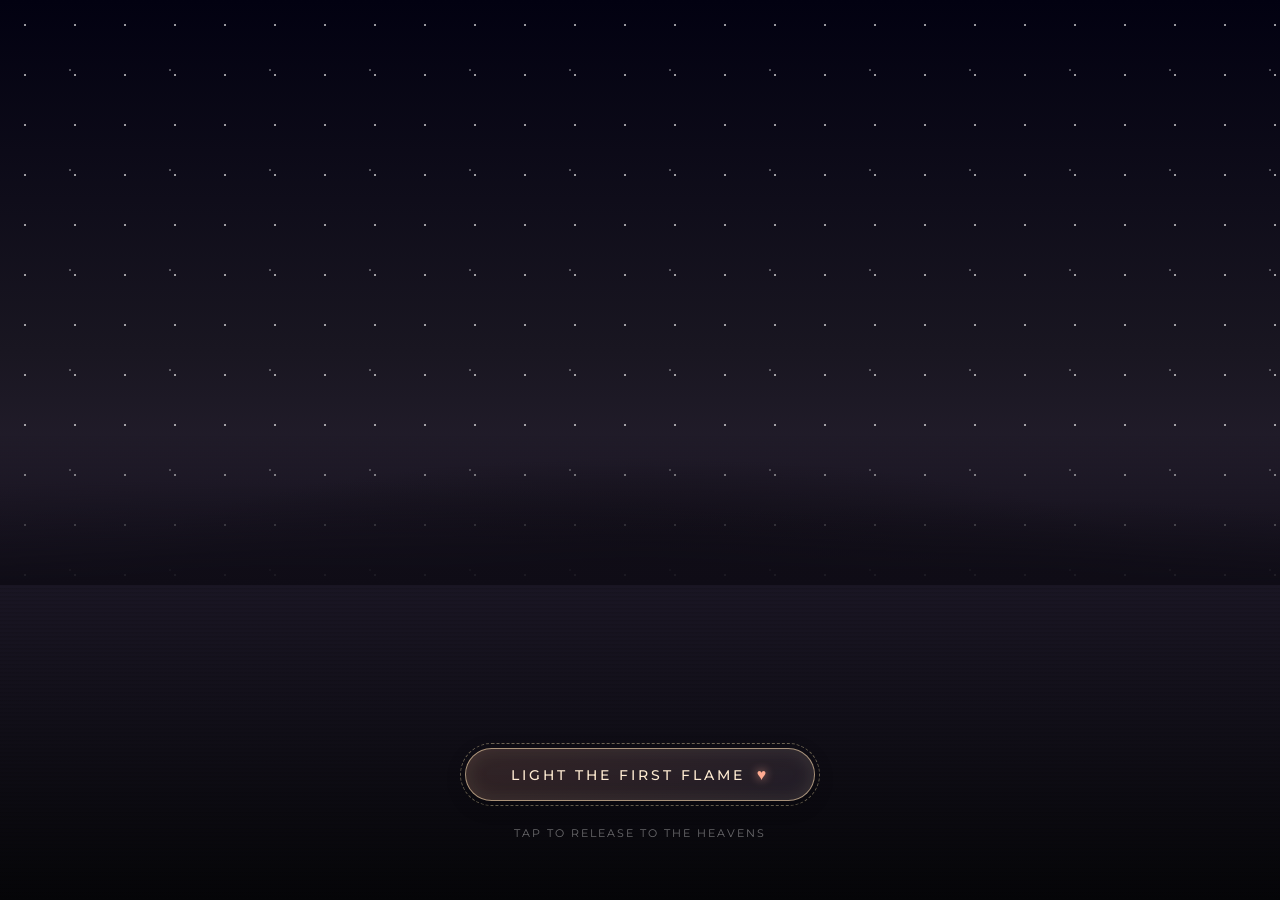
<file: promise/index.html>
<!DOCTYPE html>
<html lang="en">
<head>
    <meta charset="UTF-8">
    <meta name="viewport" content="width=device-width, initial-scale=1.0, user-scalable=no">
    <title>Promises in the Sky ✨</title>
    <link rel="preconnect" href="https://fonts.googleapis.com">
    <link rel="preconnect" href="https://fonts.gstatic.com" crossorigin>
    <link href="https://fonts.googleapis.com/css2?family=Cormorant+Upright:wght@300;400;600;700&family=Montserrat:wght@200;300;400;500&display=swap" rel="stylesheet">
    <style>
        * {
            margin: 0;
            padding: 0;
            box-sizing: border-box;
            -webkit-tap-highlight-color: transparent;
        }

        body {
            background: #000;
            height: 100vh;
            width: 100vw;
            overflow: hidden;
            font-family: 'Cormorant Upright', serif;
            color: white;
            display: flex;
            flex-direction: column;
            align-items: center;
        }

        /* --- THE SCENE --- */
        
        /* The Sky */
        .sky {
            position: absolute;
            top: 0;
            left: 0;
            width: 100%;
            height: 65%;
            background: linear-gradient(to bottom, #020111 0%, #191621 60%, #2c2436 100%);
            z-index: 0;
            overflow: hidden;
        }

        /* Stars */
        .stars {
            position: absolute;
            top: 0;
            left: 0;
            width: 100%;
            height: 100%;
            background-image: 
                radial-gradient(white 1px, transparent 1px),
                radial-gradient(rgba(255,255,255,0.5) 1px, transparent 1px);
            background-size: 50px 50px, 100px 100px;
            background-position: 0 0, 20px 20px;
            opacity: 0.6;
            animation: skyRotate 200s linear infinite;
        }

        /* The Mountains */
        .mountains {
            position: absolute;
            bottom: 0;
            width: 100%;
            height: 150px;
            background-repeat: no-repeat;
            background-position: center bottom;
            background-size: cover;
            background-image: 
                linear-gradient(to top, #0c0a13 0%, transparent 100%),
                radial-gradient(ellipse at 20% 100%, #15121e 0%, transparent 50%),
                radial-gradient(ellipse at 80% 100%, #100e16 0%, transparent 40%),
                radial-gradient(ellipse at 50% 100%, #08060a 0%, transparent 60%);
            z-index: 1;
            opacity: 0.9;
        }

        /* The Lake */
        .lake {
            position: absolute;
            bottom: 0;
            left: 0;
            width: 100%;
            height: 35%;
            background: linear-gradient(to bottom, #1a1624 0%, #050508 100%);
            z-index: 10;
            overflow: hidden;
            perspective: 1000px;
        }

        .lake-reflection-layer {
            position: absolute;
            top: 0;
            left: 0;
            width: 100%;
            height: 100%;
            filter: blur(4px) brightness(0.7);
            transform: scaleY(-1);
            opacity: 0.6;
            pointer-events: none;
        }

        .ripple-overlay {
            position: absolute;
            inset: 0;
            background: 
                repeating-linear-gradient(
                    0deg, 
                    transparent 0px, 
                    transparent 2px, 
                    rgba(0,0,0,0.1) 3px, 
                    rgba(0,0,0,0.1) 4px
                );
            z-index: 11;
            pointer-events: none;
        }

        /* --- THE LANTERNS --- */
        .lantern-container {
            position: absolute;
            left: 50%;
            bottom: -100px;
            transform: translateX(-50%);
            z-index: 20;
            display: flex;
            flex-direction: column;
            align-items: center;
            transition: all 1s ease-out;
            pointer-events: none;
        }

        .lantern {
            width: 50px;
            height: 70px;
            background: linear-gradient(to bottom, #ff9800, #ff5722);
            border-radius: 8px 8px 20px 20px;
            position: relative;
            box-shadow: 
                0 0 20px rgba(255, 152, 0, 0.6),
                inset 0 0 20px rgba(255, 235, 59, 0.5);
            animation: flicker 4s infinite alternate;
        }

        .lantern::before {
            content: '';
            position: absolute;
            top: -4px;
            left: 50%;
            transform: translateX(-50%);
            width: 40px;
            height: 4px;
            background: #3e2723;
            border-radius: 2px;
        }
        .lantern::after {
            content: '';
            position: absolute;
            bottom: -4px;
            left: 50%;
            transform: translateX(-50%);
            width: 30px;
            height: 4px;
            background: #3e2723;
            border-radius: 2px;
        }

        .floating {
            animation: floatUp 18s linear forwards;
        }
        
        @keyframes floatUp {
            0% { transform: translateX(-50%) translateY(0) scale(1); opacity: 0; }
            5% { opacity: 1; }
            100% { transform: translateX(var(--drift)) translateY(-120vh) scale(0.4); opacity: 0.8; }
        }

        @keyframes flicker {
            0% { box-shadow: 0 0 20px rgba(255, 152, 0, 0.6), inset 0 0 10px rgba(255, 235, 59, 0.5); }
            100% { box-shadow: 0 0 18px rgba(255, 152, 0, 0.5), inset 0 0 8px rgba(255, 235, 59, 0.4); }
        }

        /* --- THE PROMISES --- */
        .promise-card {
            position: absolute;
            top: 40%;
            left: 50%;
            transform: translate(-50%, -50%);
            width: 90%;
            max-width: 800px;
            text-align: center;
            z-index: 50;
            pointer-events: none;
        }

        .promise-text {
            font-size: clamp(32px, 5vw, 56px);
            font-weight: 600;
            line-height: 1.3;
            color: #ffecd2;
            text-shadow: 0 2px 10px rgba(0,0,0,0.8), 0 0 20px rgba(255, 160, 0, 0.3);
            opacity: 0;
            transform: translateY(30px);
            transition: all 1.5s cubic-bezier(0.2, 0.8, 0.2, 1);
        }
        
        .promise-text.visible {
            opacity: 1;
            transform: translateY(0);
        }

        .promise-num {
            font-family: 'Montserrat', sans-serif;
            font-size: 14px;
            text-transform: uppercase;
            letter-spacing: 4px;
            color: rgba(255,255,255,0.6);
            margin-bottom: 20px;
            opacity: 0;
            transition: opacity 1s;
        }

        /* --- NEW: ELEGANT CONTROLS AREA --- */
        .controls {
            position: absolute;
            bottom: 60px;
            z-index: 100;
            display: flex;
            flex-direction: column;
            align-items: center;
            gap: 20px;
            transition: opacity 1s;
        }

        /* The Button Container for the Halo */
        .btn-wrapper {
            position: relative;
            display: flex;
            justify-content: center;
            align-items: center;
        }

        /* The Magic Halo Ring */
        .btn-halo {
            position: absolute;
            width: 100%;
            height: 100%;
            border-radius: 50px;
            border: 1px dashed rgba(255, 236, 179, 0.4);
            animation: spinHalo 10s linear infinite;
            pointer-events: none;
            padding: 5px; /* Spacing from button */
            top: -5px;
            left: -5px;
            width: calc(100% + 10px);
            height: calc(100% + 10px);
        }

        @keyframes spinHalo {
            from { transform: rotate(0deg); }
            to { transform: rotate(360deg); }
        }

        /* The Redesigned Romantic Button */
        .btn-main {
            /* Rose Gold Glass Effect */
            background: linear-gradient(135deg, rgba(255, 171, 145, 0.15), rgba(225, 190, 231, 0.1));
            border: 1px solid rgba(255, 224, 178, 0.6);
            color: #ffecd2;
            padding: 16px 45px;
            border-radius: 50px;
            
            font-family: 'Montserrat', sans-serif;
            font-size: 14px;
            font-weight: 500;
            letter-spacing: 3px;
            text-transform: uppercase;
            
            cursor: pointer;
            backdrop-filter: blur(8px);
            box-shadow: 
                0 5px 20px rgba(0,0,0,0.2),
                inset 0 0 20px rgba(255, 236, 179, 0.1);
            
            transition: all 0.4s cubic-bezier(0.175, 0.885, 0.32, 1.275);
            display: flex;
            align-items: center;
            gap: 12px;
            position: relative;
            overflow: hidden;
            min-width: 280px; /* Ensure space for longer text */
            justify-content: center;
        }

        .btn-main:hover {
            background: linear-gradient(135deg, rgba(255, 171, 145, 0.25), rgba(225, 190, 231, 0.2));
            box-shadow: 
                0 10px 30px rgba(255, 112, 67, 0.2),
                inset 0 0 20px rgba(255, 236, 179, 0.2);
            transform: translateY(-2px) scale(1.02);
            letter-spacing: 4px; /* Subtle text expansion */
        }
        
        .btn-main:active {
            transform: translateY(1px) scale(0.98);
        }

        .heart-icon {
            font-size: 16px;
            color: #ffab91;
            filter: drop-shadow(0 0 5px rgba(255, 171, 145, 0.8));
            animation: heartbeat 2s infinite ease-in-out;
        }

        @keyframes heartbeat {
            0%, 100% { transform: scale(1); opacity: 0.8; }
            50% { transform: scale(1.2); opacity: 1; text-shadow: 0 0 10px #ff7043; }
        }

        .instruction {
            font-family: 'Montserrat', sans-serif;
            font-size: 11px;
            color: rgba(255,255,255,0.5);
            letter-spacing: 2px;
            text-transform: uppercase;
            pointer-events: none;
            opacity: 0.8;
            margin-top: 5px;
        }

        /* --- FINALE --- */
        .final-screen {
            position: fixed;
            inset: 0;
            background: rgba(0,0,0,0.8);
            z-index: 200;
            display: flex;
            flex-direction: column;
            align-items: center;
            justify-content: center;
            opacity: 0;
            pointer-events: none;
            transition: opacity 2s;
            text-align: center;
        }

        .final-screen.show {
            opacity: 1;
            pointer-events: auto;
        }

        @keyframes skyRotate {
            from { transform: rotate(0deg); }
            to { transform: rotate(360deg); }
        }

    </style>
</head>
<body>

    <div class="sky">
        <div class="stars"></div>
        <div class="mountains"></div>
    </div>

    <div class="lake">
        <div class="lake-reflection-layer" id="reflectionLayer"></div>
        <div class="ripple-overlay"></div>
    </div>

    <div class="promise-card">
        <div class="promise-num" id="pNum">PROMISE 01</div>
        <div class="promise-text" id="pText"></div>
    </div>

    <div class="controls" id="controls">
        <div class="btn-wrapper">
            <div class="btn-halo"></div>
            <button class="btn-main" id="actionBtn" onclick="releaseNext()">
                Light the First Flame <span class="heart-icon">♥</span>
            </button>
        </div>
        <div class="instruction">Tap to release to the heavens</div>
    </div>

    <div class="final-screen" id="finale">
        <h1 style="font-size: 60px; color: #ffecd2; margin-bottom: 20px;">Happy Promise Day</h1>
        <p style="font-family: 'Montserrat', sans-serif; letter-spacing: 2px; line-height: 1.8;">
            Neenu, these are my vows to you.<br>
            Written in light, kept in my heart.<br>
            Forever.
        </p>
        <p style="margin-top: 40px; color: #ff9800; font-size: 20px;">Love, Arun</p>
    </div>

    <script>
        const promises = [
            "I Promise To Always Respect You.",
            "I Promise To Continue Loving You,<br>Every Day, In My Own Sincere Way.",
            "I Promise To Be Loyal<br>And Never Betray Your Trust.",
            "I Promise To Make Time For You,<br>No Matter How Busy Life Gets.",
            "I Promise To Care For You —<br>Gently, Genuinely, And Wholeheartedly."
        ];

        // Romantic prompts for the button
        const buttonPrompts = [
            "Release the Second Vow",
            "Send the Third Promise",
            "Illuminate the Fourth Bond",
            "Seal the Final Pledge",
            "Make A Wish... ✨" 
        ];

        let currentIndex = 0;
        const pText = document.getElementById('pText');
        const pNum = document.getElementById('pNum');
        const reflectionLayer = document.getElementById('reflectionLayer');
        const controls = document.getElementById('controls');
        const actionBtn = document.getElementById('actionBtn');

        function releaseNext() {
            if (currentIndex >= promises.length) {
                triggerFinale();
                return;
            }

            // 1. Create Lantern in Sky
            createLantern();

            // 2. Disable button briefly to prevent double clicks
            actionBtn.style.pointerEvents = 'none';
            setTimeout(() => { actionBtn.style.pointerEvents = 'auto'; }, 1000);

            // 3. Update Text Logic
            pText.classList.remove('visible');
            pNum.style.opacity = '0';

            setTimeout(() => {
                pText.innerHTML = promises[currentIndex];
                pNum.innerText = `PROMISE 0${currentIndex + 1}`;
                
                pText.classList.add('visible');
                pNum.style.opacity = '1';
                
                // Update Button Text Logic
                if (currentIndex < buttonPrompts.length) {
                    actionBtn.innerHTML = `${buttonPrompts[currentIndex]} <span class="heart-icon">♥</span>`;
                }

                currentIndex++;

                // If we just showed the last promise (index 5), the next click is the finale
                // We speed up the wait time for the finale trigger
            }, 500);
        }

        function createLantern() {
            const drift = (Math.random() - 0.5) * 50 + '%';
            const startX = (Math.random() - 0.5) * 20;

            // Sky Lantern
            const lantern = document.createElement('div');
            lantern.className = 'lantern-container floating';
            lantern.style.left = `calc(50% + ${startX}px)`;
            lantern.style.setProperty('--drift', drift);
            const scale = 0.8 + Math.random() * 0.4;
            lantern.style.transform = `translateX(-50%) scale(${scale})`;
            lantern.innerHTML = '<div class="lantern"></div>';
            document.querySelector('.sky').appendChild(lantern);

            // Reflection Lantern
            const reflection = lantern.cloneNode(true);
            reflection.style.bottom = 'auto'; 
            reflection.style.top = '100px'; 
            reflection.style.opacity = '0.5';
            reflection.style.filter = 'blur(1px)';
            reflectionLayer.appendChild(reflection);

            setTimeout(() => {
                lantern.remove();
                reflection.remove();
            }, 18000);
        }

        function triggerFinale() {
            controls.style.transition = "opacity 1s";
            controls.style.opacity = '0';
            controls.style.pointerEvents = 'none';
            
            pText.style.opacity = '0';
            pNum.style.opacity = '0';
            
            // Launch many lanterns for background effect
            let interval = setInterval(() => {
                createLantern();
            }, 200);

            // Much faster finale display (2.5 seconds instead of 6)
            setTimeout(() => {
                clearInterval(interval);
                document.getElementById('finale').classList.add('show');
            }, 2500);
        }

        // Ambient lanterns
        setInterval(() => {
            if(Math.random() > 0.7) createBgLantern();
        }, 2000);

        function createBgLantern() {
            const l = document.createElement('div');
            l.className = 'lantern-container floating';
            l.style.left = Math.random() * 100 + '%';
            l.style.setProperty('--drift', '0%');
            l.style.animationDuration = '25s';
            l.style.opacity = '0.5';
            l.style.transform = `scale(${Math.random() * 0.3 + 0.1})`;
            l.innerHTML = '<div class="lantern" style="background:#ff5722"></div>';
            document.querySelector('.sky').insertBefore(l, document.querySelector('.mountains'));
            setTimeout(() => l.remove(), 25000);
        }
    </script>
</body>
</html>
</file>
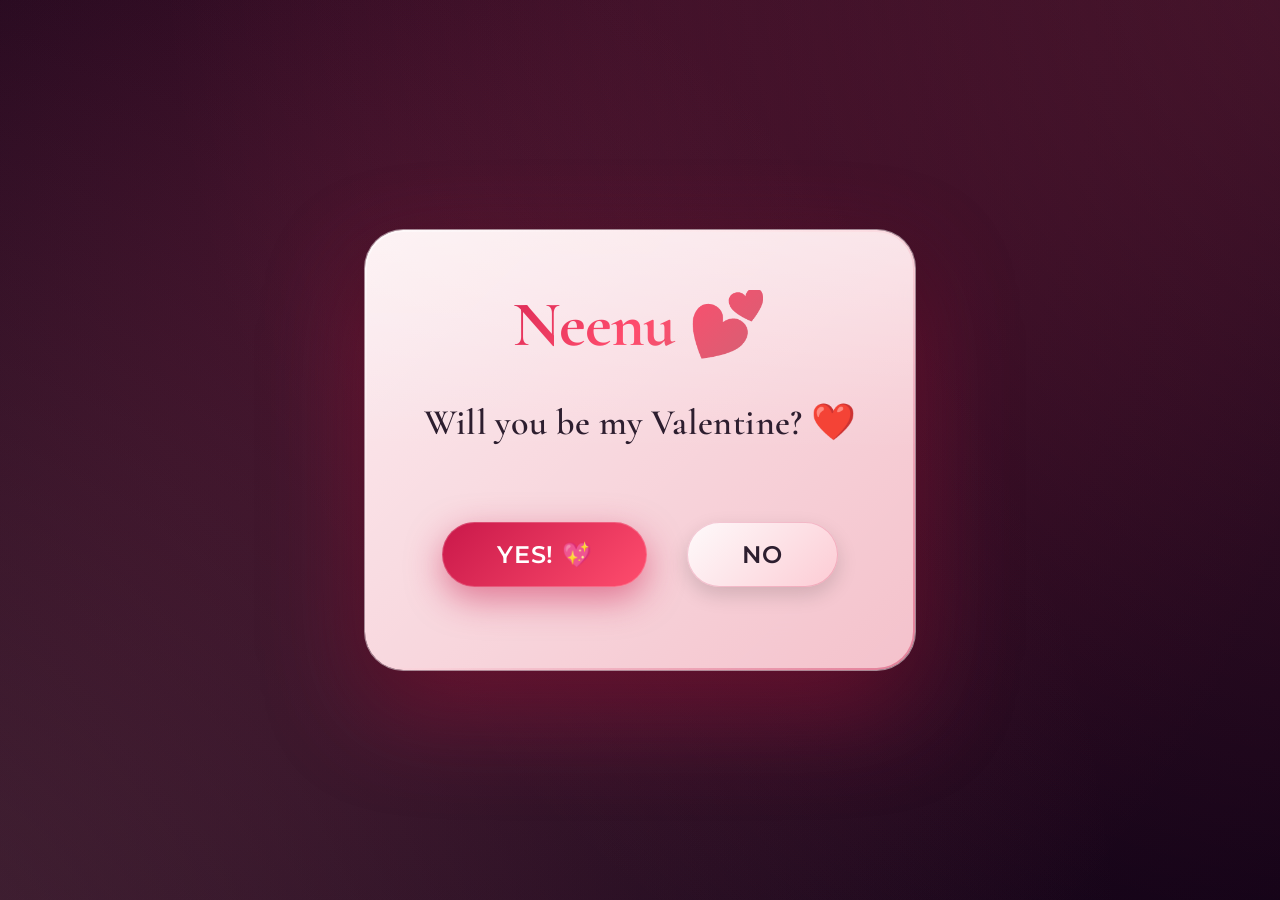
<file: propose/index.html>
<!DOCTYPE html>
<html lang="en">
<head>
    <meta charset="UTF-8">
    <meta name="viewport" content="width=device-width, initial-scale=1.0, user-scalable=no">
    <title>For Neenu ❤️</title>
    <link rel="preconnect" href="https://fonts.googleapis.com">
    <link rel="preconnect" href="https://fonts.gstatic.com" crossorigin>
    <link href="https://fonts.googleapis.com/css2?family=Cormorant+Garamond:wght@300;400;600;700&family=Montserrat:wght@300;400;500;600&display=swap" rel="stylesheet">
    <style>
        * {
            margin: 0;
            padding: 0;
            box-sizing: border-box;
            -webkit-tap-highlight-color: transparent;
        }

        :root {
            --rose-gold: #b76e79;
            --deep-rose: #c9184a;
            --blush: #ff4d6d;
            --cream: #fff0f3;
            --champagne: #ffccd5;
            --dark: #2d1e2f;
        }

        body {
            font-family: 'Montserrat', sans-serif;
            overflow-x: hidden;
            background: #000;
            min-height: 100vh;
            position: relative;
            touch-action: pan-y;
        }

        /* Luxurious animated background */
        .background {
            position: fixed;
            width: 100%;
            height: 100%;
            z-index: 0;
            background: radial-gradient(ellipse at top, #1a0a1e, #0a0014);
        }

        .background::before {
            content: '';
            position: absolute;
            width: 200%;
            height: 200%;
            top: -50%;
            left: -50%;
            background: 
                radial-gradient(circle at 20% 80%, rgba(183, 110, 121, 0.3) 0%, transparent 50%),
                radial-gradient(circle at 80% 20%, rgba(255, 77, 109, 0.25) 0%, transparent 50%),
                radial-gradient(circle at 40% 40%, rgba(201, 24, 74, 0.2) 0%, transparent 50%);
            animation: backgroundFlow 20s ease-in-out infinite;
        }

        @keyframes backgroundFlow {
            0%, 100% { transform: translate(0, 0) rotate(0deg); }
            33% { transform: translate(-5%, 5%) rotate(120deg); }
            66% { transform: translate(5%, -5%) rotate(240deg); }
        }

        /* Particle system */
        .particles {
            position: fixed;
            width: 100%;
            height: 100%;
            overflow: hidden;
            pointer-events: none;
            z-index: 1;
        }

        .particle {
            position: absolute;
            font-size: clamp(18px, 3vw, 28px);
            opacity: 0;
            filter: blur(0.5px);
            animation: particleFloat 8s ease-in-out infinite;
        }

        @keyframes particleFloat {
            0% {
                transform: translateY(120vh) translateX(0) rotate(0deg) scale(0);
                opacity: 0;
            }
            10% {
                opacity: 0.6;
            }
            20% {
                transform: translateY(80vh) translateX(20px) rotate(90deg) scale(1);
            }
            80% {
                opacity: 0.4;
            }
            100% {
                transform: translateY(-20vh) translateX(-20px) rotate(360deg) scale(0.5);
                opacity: 0;
            }
        }

        /* Main container */
        .container {
            position: relative;
            z-index: 10;
            min-height: 100vh;
            display: flex;
            align-items: center;
            justify-content: center;
            padding: clamp(20px, 5vw, 40px);
        }

        /* Premium card design */
        .card {
            position: relative;
            background: linear-gradient(135deg, 
                rgba(255, 240, 243, 0.98) 0%, 
                rgba(255, 204, 213, 0.95) 100%);
            backdrop-filter: blur(30px);
            border-radius: clamp(25px, 3vw, 40px);
            padding: clamp(40px, 5vw, 70px) clamp(35px, 4vw, 60px);
            max-width: 600px;
            width: 90%;
            box-shadow: 
                0 0 0 1px rgba(255, 255, 255, 0.5),
                0 40px 100px rgba(201, 24, 74, 0.4),
                0 20px 60px rgba(0, 0, 0, 0.3);
            animation: cardEntrance 1.2s cubic-bezier(0.34, 1.56, 0.64, 1);
            overflow: hidden;
        }
        
        /* FIX APPLIED HERE:
           Only use larger padding if the screen is both WIDE and TALL.
           This prevents the card from being too big on laptops.
        */
        @media (min-width: 1024px) and (min-height: 850px) {
            .card {
                max-width: 550px;
                padding: 60px 55px;
            }
        }
        
        @media (min-width: 1440px) {
            .card {
                max-width: 600px;
                padding: 70px 60px;
            }
        }

        .card::before {
            content: '';
            position: absolute;
            top: 0;
            left: 0;
            right: 0;
            height: 100%;
            background: linear-gradient(180deg, 
                rgba(255, 255, 255, 0.4) 0%, 
                transparent 50%);
            pointer-events: none;
        }

        .card::after {
            content: '';
            position: absolute;
            inset: 0;
            border-radius: inherit;
            padding: 2px;
            background: linear-gradient(135deg, 
                rgba(255, 255, 255, 0.6),
                rgba(255, 204, 213, 0.3),
                rgba(201, 24, 74, 0.4));
            -webkit-mask: linear-gradient(#fff 0 0) content-box, linear-gradient(#fff 0 0);
            -webkit-mask-composite: xor;
            mask-composite: exclude;
            pointer-events: none;
            animation: borderShimmer 3s ease-in-out infinite;
        }

        @keyframes borderShimmer {
            0%, 100% { opacity: 0.5; }
            50% { opacity: 1; }
        }

        @keyframes cardEntrance {
            0% {
                opacity: 0;
                transform: scale(0.85) translateY(60px);
            }
            60% {
                transform: scale(1.02) translateY(-10px);
            }
            100% {
                opacity: 1;
                transform: scale(1) translateY(0);
            }
        }

        /* Typography */
        .name {
            font-family: 'Cormorant Garamond', serif;
            font-size: clamp(44px, 8vw, 72px);
            font-weight: 700;
            background: linear-gradient(135deg, 
                var(--deep-rose) 0%, 
                var(--blush) 50%,
                var(--rose-gold) 100%);
            -webkit-background-clip: text;
            -webkit-text-fill-color: transparent;
            background-clip: text;
            text-align: center;
            margin-bottom: clamp(25px, 4vw, 40px);
            letter-spacing: -0.02em;
            line-height: 1.1;
            animation: nameGlow 3s ease-in-out infinite;
            position: relative;
            z-index: 1;
        }
        
        /* FIX: Only increase font size on tall screens */
        @media (min-width: 1024px) and (min-height: 850px) {
            .name {
                font-size: 64px;
                margin-bottom: 35px;
            }
        }

        @keyframes nameGlow {
            0%, 100% {
                filter: drop-shadow(0 0 20px rgba(201, 24, 74, 0.4));
                transform: scale(1);
            }
            50% {
                filter: drop-shadow(0 0 40px rgba(255, 77, 109, 0.6));
                transform: scale(1.02);
            }
        }

        .question {
            font-family: 'Cormorant Garamond', serif;
            font-size: clamp(26px, 5vw, 38px);
            font-weight: 600;
            color: var(--dark);
            text-align: center;
            margin-bottom: clamp(35px, 6vw, 55px);
            line-height: 1.5;
            letter-spacing: 0.01em;
            position: relative;
            z-index: 1;
        }
        
        /* FIX: Only increase font size on tall screens */
        @media (min-width: 1024px) and (min-height: 850px) {
            .question {
                font-size: 36px;
                margin-bottom: 50px;
            }
        }

        /* Buttons container */
        .buttons-wrapper {
            position: relative;
            width: 100%;
            min-height: clamp(90px, 15vw, 120px);
            display: flex;
            align-items: center;
            justify-content: center;
            z-index: 1;
        }
        
        @media (min-width: 1024px) and (min-height: 850px) {
            .buttons-wrapper {
                min-height: 110px;
            }
        }

        .buttons-container {
            display: flex;
            gap: clamp(20px, 4vw, 40px);
            align-items: center;
            justify-content: center;
            flex-wrap: wrap;
        }

        button {
            position: relative;
            padding: clamp(14px, 2.5vw, 20px) clamp(35px, 6vw, 60px);
            font-size: clamp(18px, 3.5vw, 26px);
            font-weight: 600;
            font-family: 'Montserrat', sans-serif;
            border: none;
            border-radius: clamp(30px, 5vw, 50px);
            cursor: pointer;
            transition: all 0.4s cubic-bezier(0.34, 1.56, 0.64, 1);
            outline: none;
            letter-spacing: 0.03em;
            text-transform: uppercase;
            touch-action: manipulation;
        }
        
        @media (min-width: 1024px) and (min-height: 850px) {
            button {
                padding: 18px 55px;
                font-size: 24px;
            }
        }

        #yesBtn {
            background: linear-gradient(135deg, var(--deep-rose) 0%, var(--blush) 100%);
            color: white;
            box-shadow: 
                0 12px 35px rgba(201, 24, 74, 0.5),
                0 0 0 1px rgba(255, 255, 255, 0.2) inset;
            z-index: 2;
        }

        #yesBtn::before {
            content: '';
            position: absolute;
            inset: 0;
            border-radius: inherit;
            background: linear-gradient(135deg, rgba(255, 255, 255, 0.3), transparent);
            opacity: 0;
            transition: opacity 0.3s;
        }

        #yesBtn:hover::before,
        #yesBtn:active::before {
            opacity: 1;
        }

        #yesBtn:hover {
            transform: translateY(-10px) scale(1.08);
            box-shadow: 
                0 25px 60px rgba(201, 24, 74, 0.7),
                0 0 0 1px rgba(255, 255, 255, 0.3) inset;
        }

        #yesBtn:active {
            transform: translateY(-5px) scale(1.04);
        }

        #noBtn {
            background: linear-gradient(135deg, 
                rgba(255, 255, 255, 0.9) 0%, 
                rgba(255, 204, 213, 0.8) 100%);
            color: var(--dark);
            box-shadow: 
                0 8px 20px rgba(0, 0, 0, 0.15),
                0 0 0 1px rgba(201, 24, 74, 0.2) inset;
            transition: all 0.3s cubic-bezier(0.34, 1.56, 0.64, 1);
        }

        /* FIX APPLIED HERE:
           The celebration container now handles scrolling properly.
           We removed "overflow: hidden" logic and added "overflow-y: auto".
        */
        .celebration {
            display: none;
            position: fixed;
            inset: 0;
            z-index: 2000;
            background: radial-gradient(ellipse at center, 
                #c9184a 0%, 
                #a4133c 50%,
                #590d22 100%);
            animation: celebrationReveal 1s ease-out;
            overflow-y: auto; /* Allows scrolling if content is too tall */
        }

        @keyframes celebrationReveal {
            from {
                opacity: 0;
                backdrop-filter: blur(0px);
            }
            to {
                opacity: 1;
                backdrop-filter: blur(10px);
            }
        }

        /*
           FIX APPLIED HERE:
           Use min-height: 100vh to ensure full screen coverage but allow expansion.
           Added padding to ensure text doesn't hit edges on small laptops.
        */
        .celebration-content {
            position: relative;
            z-index: 2001;
            min-height: 100vh;
            display: flex;
            flex-direction: column;
            align-items: center;
            justify-content: center;
            padding: clamp(40px, 5vw, 60px) 20px;
            text-align: center;
            color: white;
            /* Removed overflow-y: auto from here */
        }

        .celebration-title {
            font-family: 'Cormorant Garamond', serif;
            font-size: clamp(52px, 12vw, 96px);
            font-weight: 700;
            margin-bottom: clamp(20px, 4vw, 35px);
            animation: titleBounce 1.2s cubic-bezier(0.34, 1.56, 0.64, 1);
            text-shadow: 
                0 0 30px rgba(255, 255, 255, 0.6),
                0 5px 10px rgba(0, 0, 0, 0.3);
            letter-spacing: -0.02em;
            line-height: 1.1;
        }
        
        /* FIX: Only increase font size on tall screens */
        @media (min-width: 1024px) and (min-height: 850px) {
            .celebration-title {
                font-size: 88px;
                margin-bottom: 35px;
            }
        }

        @keyframes titleBounce {
            0% {
                transform: scale(0) rotate(-20deg);
                opacity: 0;
            }
            60% {
                transform: scale(1.2) rotate(8deg);
            }
            100% {
                transform: scale(1) rotate(0deg);
                opacity: 1;
            }
        }

        .celebration-text {
            font-family: 'Montserrat', sans-serif;
            font-size: clamp(18px, 4vw, 30px);
            font-weight: 300;
            max-width: 950px;
            line-height: 1.8;
            margin-bottom: clamp(20px, 4vw, 30px);
            animation: textFadeUp 1s ease-out both;
            text-shadow: 0 2px 6px rgba(0, 0, 0, 0.3);
        }
        
        /* FIX: Only increase font size on tall screens */
        @media (min-width: 1024px) and (min-height: 850px) {
            .celebration-text {
                font-size: 28px;
                margin-bottom: 28px;
            }
        }

        .celebration-text:nth-of-type(2) { animation-delay: 0.3s; }
        .celebration-text:nth-of-type(3) { animation-delay: 0.6s; }

        @keyframes textFadeUp {
            from {
                opacity: 0;
                transform: translateY(50px);
            }
            to {
                opacity: 1;
                transform: translateY(0);
            }
        }

        .hearts-display {
            font-size: clamp(40px, 10vw, 70px);
            margin: clamp(30px, 6vw, 50px) 0;
            animation: textFadeUp 1s ease-out 0.9s both;
            filter: drop-shadow(0 5px 10px rgba(0, 0, 0, 0.3));
        }
        
        /* FIX: Only increase font size on tall screens */
        @media (min-width: 1024px) and (min-height: 850px) {
            .hearts-display {
                font-size: 64px;
                margin: 45px 0;
            }
        }

        .quote {
            font-family: 'Cormorant Garamond', serif;
            font-size: clamp(20px, 4.5vw, 32px);
            font-style: italic;
            font-weight: 300;
            max-width: 900px;
            line-height: 1.8;
            margin-top: clamp(35px, 7vw, 55px);
            animation: textFadeUp 1s ease-out 1.2s both;
            opacity: 0.95;
            text-shadow: 0 2px 6px rgba(0, 0, 0, 0.3);
        }
        
        /* FIX: Only increase font size on tall screens */
        @media (min-width: 1024px) and (min-height: 850px) {
            .quote {
                font-size: 30px;
                margin-top: 50px;
            }
        }

        /* Fireworks */
        .fireworks {
            position: fixed;
            inset: 0;
            pointer-events: none;
            z-index: 1999;
        }

        .firework-particle {
            position: absolute;
            width: clamp(5px, 1.2vw, 10px);
            height: clamp(5px, 1.2vw, 10px);
            border-radius: 50%;
            animation: fireworkExplosion 1.5s ease-out forwards;
        }

        @keyframes fireworkExplosion {
            0% {
                transform: translate(0, 0) scale(1);
                opacity: 1;
            }
            100% {
                transform: translate(var(--tx), var(--ty)) scale(0);
                opacity: 0;
            }
        }

        /* Sparkles */
        .sparkle {
            position: absolute;
            width: 4px;
            height: 4px;
            background: white;
            border-radius: 50%;
            animation: sparkleAnimation 2s ease-out forwards;
            box-shadow: 0 0 8px rgba(255, 255, 255, 0.9);
        }

        @keyframes sparkleAnimation {
            0% {
                transform: scale(0) rotate(0deg);
                opacity: 1;
            }
            50% {
                opacity: 1;
            }
            100% {
                transform: scale(1) rotate(180deg);
                opacity: 0;
            }
        }

        /* Mobile optimizations */
        @media (max-width: 768px) {
            .buttons-container {
                flex-direction: column;
                width: 100%;
            }

            button {
                width: 100%;
                max-width: 320px;
            }

            .particle {
                font-size: 20px;
            }
        }

        @media (max-width: 480px) {
            .card {
                padding: 45px 30px;
            }

            .buttons-wrapper {
                min-height: 120px;
            }
        }

        /* Landscape mobile fix */
        @media (max-height: 600px) and (orientation: landscape) {
            .container {
                padding: 20px;
            }

            .card {
                padding: 35px 45px;
                max-height: 90vh;
                overflow-y: auto;
            }

            .name {
                margin-bottom: 20px;
            }

            .question {
                margin-bottom: 30px;
            }

            .buttons-wrapper {
                min-height: 80px;
            }
        }

        /* Accessibility */
        @media (prefers-reduced-motion: reduce) {
            * {
                animation-duration: 0.01ms !important;
                animation-iteration-count: 1 !important;
                transition-duration: 0.01ms !important;
            }
        }
    </style>
</head>
<body>
    <div class="background"></div>

    <div class="particles" id="particles"></div>

    <div class="container" id="mainScreen">
        <div class="card">
            <h1 class="name">Neenu 💕</h1>
            <p class="question">Will you be my Valentine? ❤️</p>
            <div class="buttons-wrapper">
                <div class="buttons-container">
                    <button id="yesBtn">Yes! 💖</button>
                    <button id="noBtn">No</button>
                </div>
            </div>
        </div>
    </div>

    <div class="celebration" id="celebration">
        <div class="fireworks" id="fireworks"></div>
        <div class="celebration-content">
            <h1 class="celebration-title">💖 YES! 💖</h1>
            <p class="celebration-text">
                You are my favorite person, and I love you endlessly.
            </p>
             <p class="celebration-text">
                You're my everything, and I'm so grateful that you chose me ✨
            </p>
            <div class="hearts-display">
                💖 💝 💗 💕 ❤️ 🌹
            </div>
            <p class="quote">
                "In all the world, there is no heart for me like yours.<br>
                In all the world, there is no love for you like mine."
            </p>
        </div>
    </div>

    <script>
        // Particle system
        const particlesContainer = document.getElementById('particles');
        const particleEmojis = ['❤️', '💕', '💖', '💗', '💝', '🌹', '💐', '✨', '💫', '🦋'];

        function createParticle() {
            const particle = document.createElement('div');
            particle.className = 'particle';
            particle.textContent = particleEmojis[Math.floor(Math.random() * particleEmojis.length)];
            particle.style.left = Math.random() * 100 + '%';
            particle.style.animationDelay = Math.random() * 5 + 's';
            particle.style.animationDuration = (6 + Math.random() * 4) + 's';
            particlesContainer.appendChild(particle);
            
            setTimeout(() => particle.remove(), 10000);
        }

        // Create particles regularly
        setInterval(createParticle, 350);
        
        // Initial burst
        for (let i = 0; i < 10; i++) {
            setTimeout(createParticle, i * 100);
        }

        // Button interactions
        const noBtn = document.getElementById('noBtn');
        const yesBtn = document.getElementById('yesBtn');
        const mainScreen = document.getElementById('mainScreen');
        const celebration = document.getElementById('celebration');
        
        let noInteractionCount = 0;

        // Handle both mouse and touch for "No" button
        function handleNoInteraction(e) {
            e.preventDefault();
            noInteractionCount++;
            
            const wrapper = noBtn.closest('.buttons-wrapper');
            const wrapperRect = wrapper.getBoundingClientRect();
            const btnRect = noBtn.getBoundingClientRect();
            
            // Calculate boundaries
            const maxX = wrapperRect.width - btnRect.width - 40;
            const maxY = wrapperRect.height - btnRect.height - 20;
            
            // Generate new random position
            const newX = (Math.random() - 0.5) * maxX;
            const newY = (Math.random() - 0.5) * maxY;
            
            // Scale down No button
            const noScale = Math.max(0.5, 1 - (noInteractionCount * 0.08));
            
            // Scale up Yes button
            const yesScale = Math.min(1.4, 1 + (noInteractionCount * 0.06));
            
            // Apply transforms
            noBtn.style.transform = `translate(${newX}px, ${newY}px) scale(${noScale})`;
            yesBtn.style.transform = `scale(${yesScale})`;
            
            // Create sparkle effect
            const x = e.type === 'touchstart' ? e.touches[0].clientX : e.clientX;
            const y = e.type === 'touchstart' ? e.touches[0].clientY : e.clientY;
            createSparkles(x, y);
        }

        // Mouse events
        noBtn.addEventListener('mouseenter', handleNoInteraction);
        
        // Touch events for mobile
        noBtn.addEventListener('touchstart', handleNoInteraction, { passive: false });

        // Prevent click on No button
        noBtn.addEventListener('click', (e) => {
            e.preventDefault();
            handleNoInteraction(e);
        });

        // Create sparkle effect
        function createSparkles(x, y) {
            for (let i = 0; i < 10; i++) {
                const sparkle = document.createElement('div');
                sparkle.className = 'sparkle';
                sparkle.style.left = x + 'px';
                sparkle.style.top = y + 'px';
                
                const angle = (Math.PI * 2 / 10) * i;
                const distance = 30 + Math.random() * 25;
                
                document.body.appendChild(sparkle);
                
                setTimeout(() => {
                    sparkle.style.transform = `translate(${Math.cos(angle) * distance}px, ${Math.sin(angle) * distance}px) scale(1) rotate(180deg)`;
                }, 10);
                
                setTimeout(() => sparkle.remove(), 2000);
            }
        }

        // Yes button click
        yesBtn.addEventListener('click', function(e) {
            e.preventDefault();
            
            // Create explosion effect
            const rect = this.getBoundingClientRect();
            const centerX = rect.left + rect.width / 2;
            const centerY = rect.top + rect.height / 2;
            
            createHeartExplosion(centerX, centerY);
            
            // Transition to celebration
            mainScreen.style.transition = 'opacity 0.8s, transform 0.8s';
            mainScreen.style.opacity = '0';
            mainScreen.style.transform = 'scale(0.9)';
            
            setTimeout(() => {
                mainScreen.style.display = 'none';
                celebration.style.display = 'block';
                startCelebration();
            }, 800);
        });

        // Heart explosion effect
        function createHeartExplosion(x, y) {
            const hearts = ['❤️', '💕', '💖', '💗', '💝', '🌹', '✨', '💫'];
            for (let i = 0; i < 30; i++) {
                const heart = document.createElement('div');
                heart.className = 'particle';
                heart.textContent = hearts[Math.floor(Math.random() * hearts.length)];
                heart.style.position = 'fixed';
                heart.style.left = x + 'px';
                heart.style.top = y + 'px';
                heart.style.zIndex = '1500';
                heart.style.pointerEvents = 'none';
                heart.style.fontSize = (20 + Math.random() * 15) + 'px';
                
                const angle = (Math.PI * 2 / 30) * i;
                const distance = 120 + Math.random() * 120;
                const duration = 1.2 + Math.random() * 0.6;
                
                heart.style.animation = `fireworkExplosion ${duration}s ease-out forwards`;
                heart.style.setProperty('--tx', Math.cos(angle) * distance + 'px');
                heart.style.setProperty('--ty', Math.sin(angle) * distance + 'px');
                
                document.body.appendChild(heart);
                setTimeout(() => heart.remove(), duration * 1000);
            }
        }

        // Celebration effects
        function startCelebration() {
            // Continuous fireworks
            setInterval(createFirework, 500);
            
            // Create immediate fireworks
            for (let i = 0; i < 6; i++) {
                setTimeout(createFirework, i * 150);
            }
        }

        function createFirework() {
            const fireworksContainer = document.getElementById('fireworks');
            const colors = ['#ff6b9d', '#ffc371', '#ff5e62', '#2ec4b6', '#e4ff1a', '#ffccd5', '#ff4d6d', '#ff85a2'];
            
            const x = Math.random() * window.innerWidth;
            const y = Math.random() * window.innerHeight * 0.7;
            
            const particleCount = window.innerWidth < 768 ? 18 : 30;
            
            for (let i = 0; i < particleCount; i++) {
                const particle = document.createElement('div');
                particle.className = 'firework-particle';
                particle.style.left = x + 'px';
                particle.style.top = y + 'px';
                particle.style.background = colors[Math.floor(Math.random() * colors.length)];
                particle.style.boxShadow = `0 0 12px ${colors[Math.floor(Math.random() * colors.length)]}`;
                
                const angle = (Math.PI * 2 / particleCount) * i;
                const velocity = 70 + Math.random() * 90;
                
                particle.style.setProperty('--tx', Math.cos(angle) * velocity + 'px');
                particle.style.setProperty('--ty', Math.sin(angle) * velocity + 'px');
                
                fireworksContainer.appendChild(particle);
                
                setTimeout(() => particle.remove(), 1500);
            }
        }

        // Optimize performance on mobile
        if (window.innerWidth < 768) {
            setInterval(createParticle, 500);
        }
    </script>
</body>
</html>
</file>
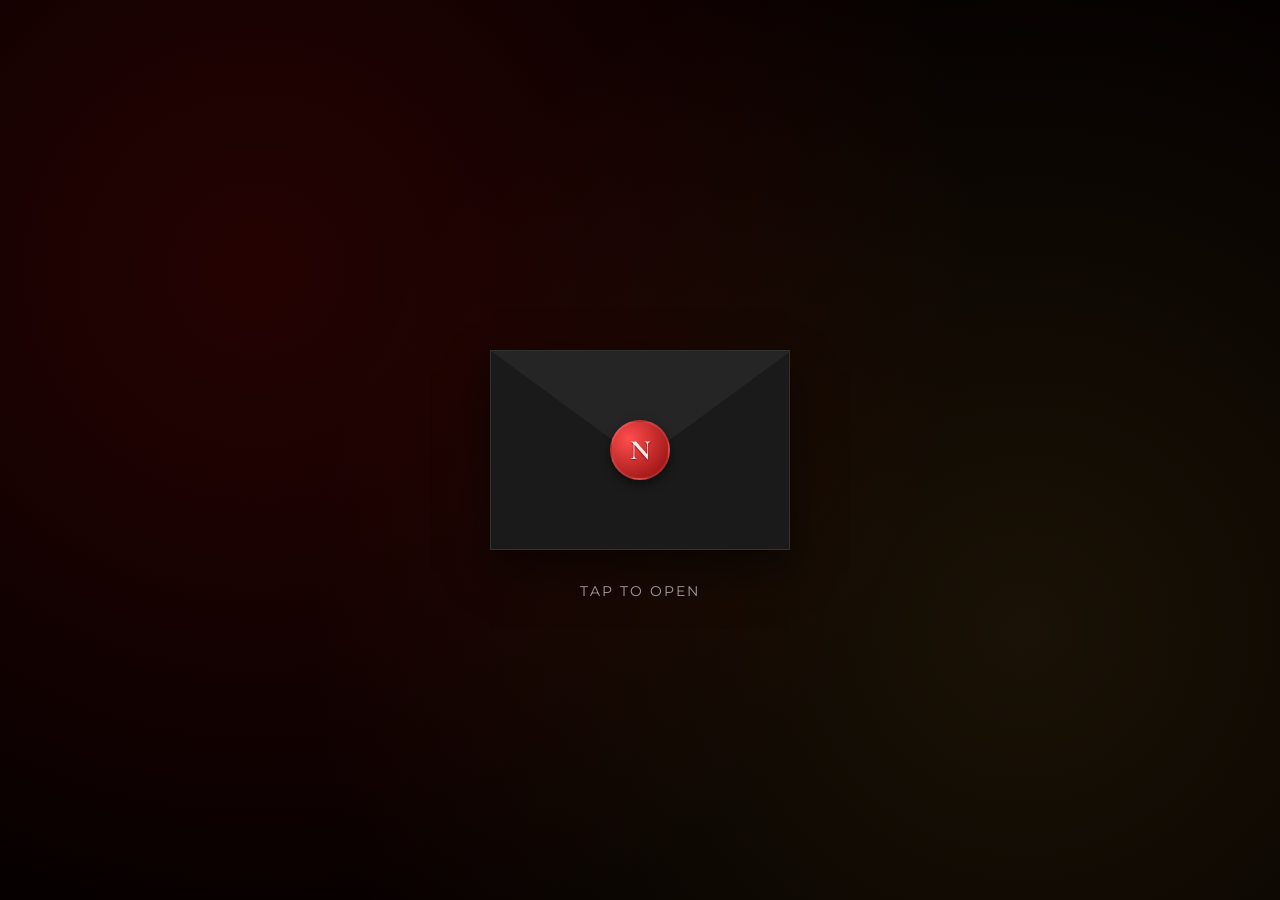
<file: rose/index.html>
<!DOCTYPE html>
<html lang="en">
<head>
    <meta charset="UTF-8">
    <meta name="viewport" content="width=device-width, initial-scale=1.0, user-scalable=no">
    <title>For Neenu 🌹</title>
    <link rel="preconnect" href="https://fonts.googleapis.com">
    <link rel="preconnect" href="https://fonts.gstatic.com" crossorigin>
    <link href="https://fonts.googleapis.com/css2?family=Cormorant+Garamond:ital,wght@0,300;0,600;0,700;1,400&family=Montserrat:wght@300;400;500&display=swap" rel="stylesheet">
    <style>
        * {
            margin: 0;
            padding: 0;
            box-sizing: border-box;
            -webkit-tap-highlight-color: transparent;
        }

        :root {
            --red-velvet: #8a0a0a;
            --bright-rose: #e63946;
            --gold: #d4af37;
            --paper: #fffcf8;
            --dark: #1a0505;
        }

        body {
            background-color: #050101;
            font-family: 'Montserrat', sans-serif;
            height: 100vh;
            overflow: hidden;
            display: flex;
            align-items: center;
            justify-content: center;
            color: var(--dark);
        }

        /* --- Ambient Background --- */
        .ambient-bg {
            position: fixed;
            inset: 0;
            background: 
                radial-gradient(circle at 20% 30%, rgba(138, 10, 10, 0.25), transparent 60%),
                radial-gradient(circle at 80% 70%, rgba(212, 175, 55, 0.1), transparent 60%);
            z-index: 0;
            animation: bgPulse 10s ease-in-out infinite alternate;
        }

        @keyframes bgPulse {
            0% { opacity: 0.8; }
            100% { opacity: 1; }
        }

        /* --- Floating Petals --- */
        .petals-container {
            position: fixed;
            inset: 0;
            pointer-events: none;
            z-index: 1;
        }

        .petal {
            position: absolute;
            font-size: 24px;
            animation: floatDown linear infinite;
            opacity: 0;
        }

        @keyframes floatDown {
            0% { transform: translateY(-10vh) rotate(0deg); opacity: 0; }
            10% { opacity: 0.8; }
            100% { transform: translateY(110vh) rotate(360deg); opacity: 0; }
        }

        /* --- The Envelope (Initial State) --- */
        .envelope-wrapper {
            position: relative;
            z-index: 10;
            cursor: pointer;
            transition: transform 0.6s cubic-bezier(0.2, 0.8, 0.2, 1);
        }

        .envelope-wrapper:hover {
            transform: scale(1.02);
        }

        .envelope {
            width: 300px;
            height: 200px;
            background: #1a1a1a;
            position: relative;
            box-shadow: 0 20px 40px rgba(0,0,0,0.5);
            display: flex;
            align-items: center;
            justify-content: center;
            border: 1px solid rgba(255,255,255,0.1);
        }

        /* Envelope Flap Effect */
        .envelope::before {
            content: '';
            position: absolute;
            top: 0;
            left: 0;
            width: 0; 
            height: 0; 
            border-left: 150px solid transparent;
            border-right: 150px solid transparent;
            border-top: 110px solid #252525;
            z-index: 5;
            transform-origin: top;
            transition: transform 0.8s ease;
        }

        .wax-seal {
            position: absolute;
            z-index: 10;
            width: 60px;
            height: 60px;
            background: radial-gradient(circle at 30% 30%, #ff4d4d, #8a0a0a);
            border-radius: 50%;
            box-shadow: 0 4px 10px rgba(0,0,0,0.5);
            display: flex;
            align-items: center;
            justify-content: center;
            font-size: 28px;
            color: rgba(0,0,0,0.3);
            border: 2px solid rgba(255,255,255,0.1);
            transition: all 0.5s ease;
        }

        .wax-seal::after {
            content: 'N'; /* Initial */
            font-family: 'Cormorant Garamond', serif;
            font-weight: 700;
            color: rgba(255,255,255,0.9);
            text-shadow: 0 1px 2px rgba(0,0,0,0.5);
        }

        .tap-hint {
            position: absolute;
            bottom: -50px;
            width: 100%;
            text-align: center;
            color: rgba(255,255,255,0.6);
            font-size: 14px;
            letter-spacing: 2px;
            text-transform: uppercase;
            animation: fadeInOut 2s infinite;
        }

        @keyframes fadeInOut {
            0%, 100% { opacity: 0.3; }
            50% { opacity: 1; }
        }

        /* --- The Letter (Revealed State) --- */
        .letter-card {
            position: fixed;
            top: 50%;
            left: 50%;
            transform: translate(-50%, -50%) scale(0.8);
            width: 90%;
            max-width: 500px;
            max-height: 85vh; /* Safe height for laptops */
            background: var(--paper);
            padding: 60px 40px;
            box-shadow: 
                0 0 0 10px rgba(255,255,255,0.05),
                0 30px 80px rgba(0,0,0,0.8);
            opacity: 0;
            visibility: hidden;
            z-index: 20;
            overflow-y: auto; /* Allow scrolling text inside card */
            text-align: center;
            border-radius: 4px;
            transition: all 1s cubic-bezier(0.34, 1.56, 0.64, 1);
        }
        
        /* Decorative Corners */
        .corner {
            position: absolute;
            width: 40px;
            height: 40px;
            border: 2px solid var(--gold);
            opacity: 0.5;
        }
        .tl { top: 20px; left: 20px; border-right: none; border-bottom: none; }
        .tr { top: 20px; right: 20px; border-left: none; border-bottom: none; }
        .bl { bottom: 20px; left: 20px; border-right: none; border-top: none; }
        .br { bottom: 20px; right: 20px; border-left: none; border-top: none; }

        /* Content Styling */
        .rose-icon {
            font-size: 60px;
            margin-bottom: 20px;
            display: inline-block;
            filter: drop-shadow(0 10px 10px rgba(0,0,0,0.2));
            animation: roseBloom 2s ease-out;
        }

        @keyframes roseBloom {
            0% { transform: scale(0) rotate(-45deg); opacity: 0; }
            100% { transform: scale(1) rotate(0deg); opacity: 1; }
        }

        h1 {
            font-family: 'Cormorant Garamond', serif;
            font-size: 42px;
            color: var(--red-velvet);
            margin-bottom: 30px;
            line-height: 1;
            font-weight: 600;
        }

        p {
            font-size: 16px;
            line-height: 1.8;
            color: #4a4a4a;
            margin-bottom: 20px;
            font-weight: 400;
        }

        .highlight {
            color: var(--red-velvet);
            font-weight: 500;
            font-family: 'Cormorant Garamond', serif;
            font-size: 1.2em;
        }

        .signature {
            margin-top: 40px;
            font-family: 'Cormorant Garamond', serif;
            font-style: italic;
            font-size: 20px;
            color: var(--dark);
        }

        /* --- States --- */
        .open-state .envelope-wrapper {
            transform: scale(0);
            opacity: 0;
            pointer-events: none;
        }

        .open-state .letter-card {
            visibility: visible;
            opacity: 1;
            transform: translate(-50%, -50%) scale(1);
        }

        /* Laptop/Mobile Responsiveness */
        @media (max-width: 600px) {
            .letter-card {
                padding: 40px 30px;
                width: 85%;
            }
            h1 { font-size: 32px; }
        }
        
        /* Scrollbar aesthetics */
        .letter-card::-webkit-scrollbar {
            width: 4px;
        }
        .letter-card::-webkit-scrollbar-thumb {
            background: rgba(138, 10, 10, 0.2);
            border-radius: 4px;
        }

    </style>
</head>
<body>

    <div class="ambient-bg"></div>
    <div class="petals-container" id="petals"></div>

    <div class="envelope-wrapper" id="envelope" onclick="openLetter()">
        <div class="envelope">
            <div class="wax-seal"></div>
        </div>
        <div class="tap-hint">Tap to Open</div>
    </div>

    <div class="letter-card">
        <div class="corner tl"></div>
        <div class="corner tr"></div>
        <div class="corner bl"></div>
        <div class="corner br"></div>

        <div class="rose-icon">🌹</div>
        
        <h1>Happy Rose Day,<br>Neenu</h1>
        
        <p>
            If I had a single flower for every time I thought of you, I could walk forever in my garden.
        </p>
        
        <p>
            You are the <span class="highlight">beauty</span> in my world and the <span class="highlight">grace</span> in my life. Just like a rose, you add color, fragrance, and softness to everything you touch.
        </p>

        <p>
            Sending you this digital rose that will never fade, never wither, and stay beautiful forever—just like my admiration for you.
        </p>

        <div class="signature">
            With all my love,<br>
            Arun
        </div>
    </div>

    <script>
        function openLetter() {
            document.body.classList.add('open-state');
            
            // Intensify petals when opened
            setInterval(createPetal, 200);
            
            // Play a soft sound if you wanted, but we'll stick to visuals
        }

        // Petal Animation System
        const petalContainer = document.getElementById('petals');
        const petalChars = ['🌹', '🌸', '🌺', '🍃'];

        function createPetal() {
            const petal = document.createElement('div');
            petal.classList.add('petal');
            petal.innerText = petalChars[Math.floor(Math.random() * petalChars.length)];
            
            // Random positioning
            petal.style.left = Math.random() * 100 + 'vw';
            petal.style.animationDuration = (Math.random() * 5 + 5) + 's'; // 5-10s fall
            petal.style.fontSize = (Math.random() * 20 + 10) + 'px';
            
            petalContainer.appendChild(petal);

            // Cleanup
            setTimeout(() => {
                petal.remove();
            }, 10000);
        }

        // Start gentle petals immediately
        setInterval(createPetal, 800);

    </script>
</body>
</html>
</file>
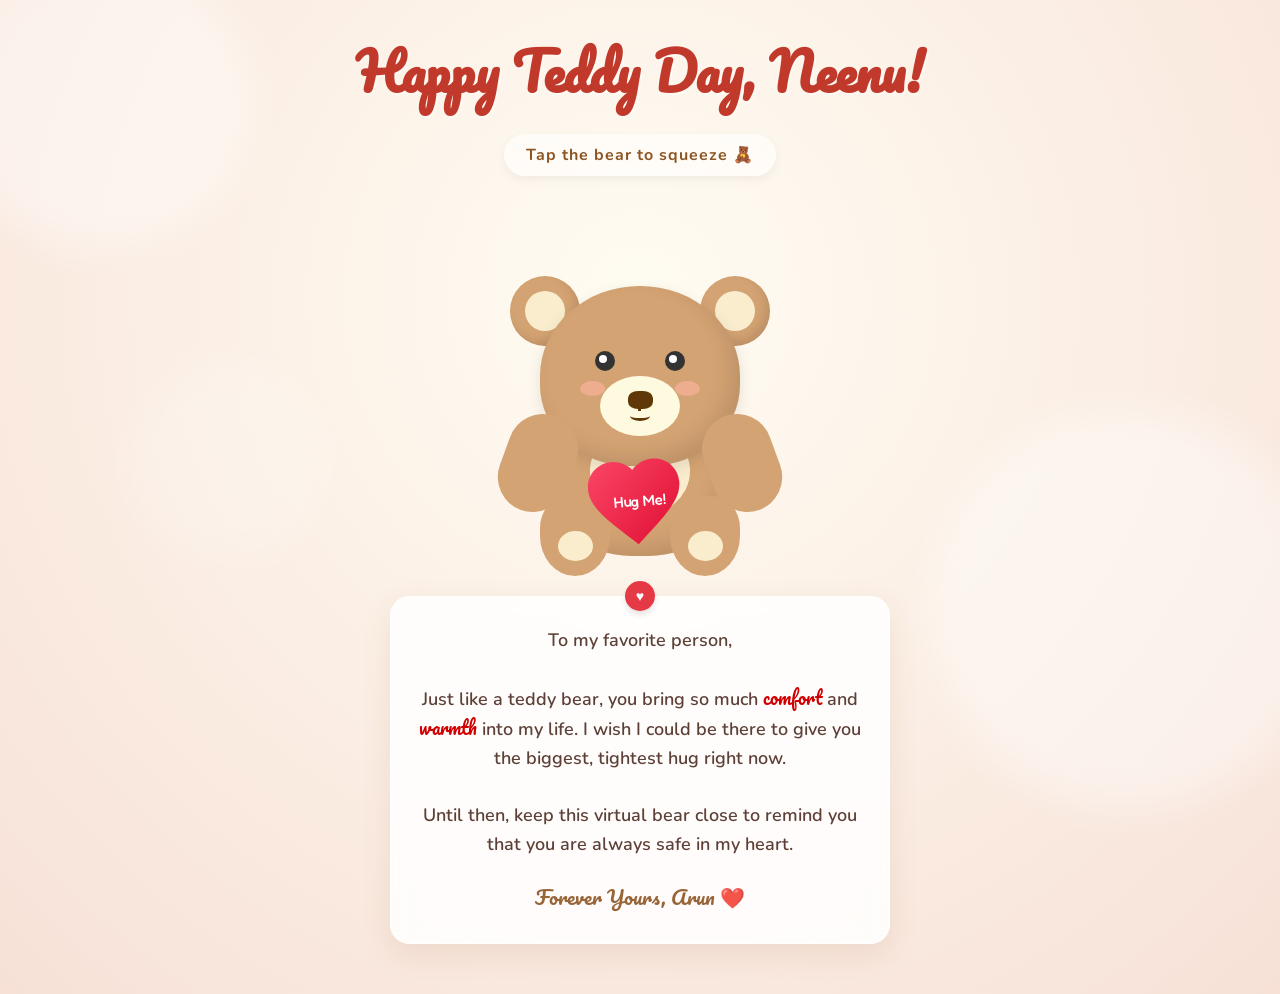
<file: teddy/index.html>
<!DOCTYPE html>
<html lang="en">
<head>
    <meta charset="UTF-8">
    <meta name="viewport" content="width=device-width, initial-scale=1.0, user-scalable=no">
    <title>For My Cuddly Neenu 🧸</title>
    <link rel="preconnect" href="https://fonts.googleapis.com">
    <link rel="preconnect" href="https://fonts.gstatic.com" crossorigin>
    <link href="https://fonts.googleapis.com/css2?family=Fredoka:wght@400;500;600&family=Nunito:wght@400;600;700&family=Pacifico&display=swap" rel="stylesheet">
    <style>
        * {
            margin: 0;
            padding: 0;
            box-sizing: border-box;
            -webkit-tap-highlight-color: transparent;
        }

        :root {
            --fur-color: #d4a373;
            --belly-color: #faedcd;
            --snout-color: #fefae0;
            --nose-color: #603808;
            /* NEW: Warmer, cozier background (Cream to Soft Apricot) */
            --bg-gradient: radial-gradient(circle at 50% 30%, #fffcf2 0%, #f7e1d7 100%);
            --heart-red: #e63946;
            --text-color: #5d4037;
        }

        body {
            background: var(--bg-gradient);
            min-height: 100vh;
            font-family: 'Nunito', sans-serif;
            overflow-x: hidden;
            overflow-y: auto;
            display: flex;
            flex-direction: column;
            align-items: center;
            padding-bottom: 50px;
        }

        /* --- Floating Background Elements --- */
        .cloud-bg {
            position: fixed;
            background: #fff;
            border-radius: 50%;
            /* Lower opacity for better blend with cream background */
            opacity: 0.4; 
            filter: blur(20px);
            z-index: 0;
            pointer-events: none;
            animation: floatCloud 20s infinite alternate;
        }
        .c1 { width: 300px; height: 300px; top: -50px; left: -50px; }
        .c2 { width: 400px; height: 400px; bottom: 10%; right: -50px; animation-delay: -10s; }
        .c3 { width: 200px; height: 200px; top: 40%; left: 10%; opacity: 0.2; }

        @keyframes floatCloud {
            from { transform: translate(0, 0); }
            to { transform: translate(20px, 20px); }
        }

        /* --- Header --- */
        .header {
            margin-top: 40px;
            text-align: center;
            z-index: 10;
            margin-bottom: 60px; 
        }
        
        h1 {
            font-family: 'Pacifico', cursive;
            color: #c0392b; /* Slightly deeper red for contrast */
            font-size: clamp(36px, 6vw, 52px);
            margin-bottom: 10px;
            /* Softer shadow */
            text-shadow: 2px 2px 0px rgba(255,255,255,0.4); 
            line-height: 1.2;
            padding: 0 10px;
        }

        .subtitle {
            color: #8d5524;
            font-size: 16px;
            font-weight: 700;
            letter-spacing: 1px;
            background: rgba(255,255,255,0.6);
            padding: 10px 22px;
            border-radius: 30px;
            display: inline-block;
            box-shadow: 0 4px 10px rgba(0,0,0,0.05);
            backdrop-filter: blur(5px);
        }

        /* --- The Teddy Bear Container --- */
        .teddy-wrapper {
            position: relative;
            height: 350px;
            width: 100%;
            display: flex;
            justify-content: center;
            z-index: 5;
            margin-bottom: 30px;
        }

        .teddy-container {
            position: relative;
            width: 300px;
            height: 340px;
            cursor: pointer;
            transition: transform 0.2s cubic-bezier(0.175, 0.885, 0.32, 1.275);
            animation: idleBounce 3s ease-in-out infinite;
        }

        .teddy-container:active {
            transform: scale(0.9) !important;
        }
        
        .teddy-container:hover {
            transform: scale(1.02);
        }

        /* --- Teddy CSS Drawing --- */
        .ear {
            position: absolute;
            width: 70px;
            height: 70px;
            background: var(--fur-color);
            border-radius: 50%;
            top: 40px;
            z-index: 1;
            box-shadow: inset -5px -5px 10px rgba(0,0,0,0.1);
        }
        .ear.left { left: 20px; }
        .ear.right { right: 20px; }
        .ear::after {
            content: '';
            position: absolute;
            width: 40px;
            height: 40px;
            background: var(--belly-color);
            border-radius: 50%;
            top: 15px;
            left: 15px;
        }

        .head {
            position: absolute;
            width: 200px;
            height: 180px;
            background: var(--fur-color);
            border-radius: 50% 50% 45% 45%;
            top: 50px;
            left: 50px;
            z-index: 2;
            box-shadow: inset -10px -10px 20px rgba(0,0,0,0.1), 0 5px 15px rgba(0,0,0,0.1);
        }

        .snout {
            position: absolute;
            width: 80px;
            height: 60px;
            background: var(--snout-color);
            border-radius: 50%;
            bottom: 30px;
            left: 60px;
            z-index: 3;
        }
        .nose {
            position: absolute;
            width: 25px;
            height: 18px;
            background: var(--nose-color);
            border-radius: 40%;
            top: 15px;
            left: 28px;
        }
        .mouth {
            position: absolute;
            width: 20px;
            height: 10px;
            border-bottom: 3px solid var(--nose-color);
            border-radius: 50%;
            bottom: 15px;
            left: 30px;
        }
        .mouth::before {
            content: '';
            position: absolute;
            height: 10px;
            width: 3px;
            background: var(--nose-color);
            top: -10px;
            left: 8px;
        }

        .eye {
            position: absolute;
            width: 20px;
            height: 20px;
            background: #333;
            border-radius: 50%;
            top: 65px;
            z-index: 3;
            transition: all 0.2s;
        }
        .eye.left { left: 55px; }
        .eye.right { right: 55px; }
        .eye::after {
            content: '';
            position: absolute;
            width: 8px;
            height: 8px;
            background: white;
            border-radius: 50%;
            top: 4px;
            left: 4px;
        }

        .blush {
            position: absolute;
            width: 25px;
            height: 15px;
            background: #ffb4a2;
            border-radius: 50%;
            top: 95px;
            opacity: 0.6;
            z-index: 3;
        }
        .blush.left { left: 40px; }
        .blush.right { right: 40px; }

        .body {
            position: absolute;
            width: 180px;
            height: 160px;
            background: var(--fur-color);
            border-radius: 50% 50% 45% 45%;
            bottom: 20px;
            left: 60px;
            z-index: 1;
            box-shadow: inset -10px -10px 20px rgba(0,0,0,0.1);
        }
        .belly {
            position: absolute;
            width: 100px;
            height: 90px;
            background: var(--belly-color);
            border-radius: 50%;
            top: 30px;
            left: 40px;
        }

        .arm {
            position: absolute;
            width: 70px;
            height: 100px;
            background: var(--fur-color);
            border-radius: 40px;
            top: 180px;
            z-index: 4;
            transform-origin: top center;
            transition: transform 0.3s cubic-bezier(0.175, 0.885, 0.32, 1.275);
        }
        .arm.left { left: 30px; transform: rotate(20deg); }
        .arm.right { right: 30px; transform: rotate(-20deg); }

        .leg {
            position: absolute;
            width: 70px;
            height: 80px;
            background: var(--fur-color);
            border-radius: 40% 40% 50% 50%;
            bottom: 0;
            z-index: 4;
        }
        .leg.left { left: 50px; }
        .leg.right { right: 50px; }
        .paw-pad {
            position: absolute;
            width: 35px;
            height: 30px;
            background: var(--belly-color);
            border-radius: 50%;
            bottom: 15px;
            left: 17.5px;
        }

        /* --- Heart Message --- */
        .heart-held {
            position: absolute;
            width: 120px;
            height: 110px;
            background: var(--heart-red);
            top: 210px;
            left: 90px;
            z-index: 5;
            transform: rotate(-5deg);
            display: flex;
            align-items: center;
            justify-content: center;
            text-align: center;
            box-shadow: 0 5px 15px rgba(0,0,0,0.2);
            transition: transform 0.3s;
            cursor: pointer;
            mask-image: url("data:image/svg+xml,%3Csvg viewBox='0 0 24 24' xmlns='http://www.w3.org/2000/svg'%3E%3Cpath d='M12 21.35l-1.45-1.32C5.4 15.36 2 12.28 2 8.5 2 5.42 4.42 3 7.5 3c1.74 0 3.41.81 4.5 2.09C13.09 3.81 14.76 3 16.5 3 19.58 3 22 5.42 22 8.5c0 3.78-3.4 6.86-8.55 11.54L12 21.35z'/%3E%3C/svg%3E");
            -webkit-mask-image: url("data:image/svg+xml,%3Csvg viewBox='0 0 24 24' xmlns='http://www.w3.org/2000/svg'%3E%3Cpath d='M12 21.35l-1.45-1.32C5.4 15.36 2 12.28 2 8.5 2 5.42 4.42 3 7.5 3c1.74 0 3.41.81 4.5 2.09C13.09 3.81 14.76 3 16.5 3 19.58 3 22 5.42 22 8.5c0 3.78-3.4 6.86-8.55 11.54L12 21.35z'/%3E%3C/svg%3E");
            mask-size: contain;
            -webkit-mask-size: contain;
            mask-repeat: no-repeat;
            -webkit-mask-repeat: no-repeat;
        }
        .heart-bg {
            position: absolute;
            inset: 0;
            background: linear-gradient(135deg, #ff4d6d, #d90429);
        }
        .heart-text {
            position: relative;
            color: white;
            font-family: 'Fredoka', sans-serif;
            font-weight: 500;
            font-size: 15px;
            line-height: 1.1;
            padding: 10px;
            z-index: 6;
            pointer-events: none;
            width: 85%;
        }

        /* --- THE NOTE --- */
        .note-card {
            background: rgba(255, 255, 255, 0.85); /* Slightly clearer */
            width: 90%;
            max-width: 500px;
            padding: 30px 25px;
            border-radius: 20px;
            box-shadow: 
                0 10px 30px rgba(139, 69, 19, 0.1), /* Warmer shadow */
                inset 0 0 0 2px rgba(255, 255, 255, 0.6);
            text-align: center;
            z-index: 10;
            margin-top: -20px;
            backdrop-filter: blur(10px);
            opacity: 0;
            animation: fadeUp 1s ease-out 0.5s forwards;
            position: relative;
        }
        
        .note-card::before {
            content: '♥';
            position: absolute;
            top: -15px;
            left: 50%;
            transform: translateX(-50%);
            background: #e63946;
            color: white;
            width: 30px;
            height: 30px;
            border-radius: 50%;
            display: flex;
            align-items: center;
            justify-content: center;
            font-size: 14px;
            box-shadow: 0 4px 6px rgba(0,0,0,0.1);
        }

        .note-text {
            color: var(--text-color);
            font-size: 18px;
            line-height: 1.6;
            font-weight: 600;
            margin-bottom: 20px;
        }

        .highlight {
            color: #d00000;
            font-family: 'Pacifico', cursive;
            font-weight: 400;
        }

        .signature {
            font-family: 'Pacifico', cursive;
            color: #8d5524;
            font-size: 20px;
            opacity: 0.9;
        }

        /* --- Animations --- */
        @keyframes idleBounce {
            0%, 100% { transform: translateY(0); }
            50% { transform: translateY(-10px); }
        }

        @keyframes fadeUp {
            from { opacity: 0; transform: translateY(20px); }
            to { opacity: 1; transform: translateY(0); }
        }
        
        @keyframes textPop {
            0% { transform: scale(0.5); opacity: 0; }
            70% { transform: scale(1.2); }
            100% { transform: scale(1); opacity: 1; }
        }

        /* Hug Logic Styles */
        .hugging .arm.left { transform: rotate(45deg) translateX(10px); }
        .hugging .arm.right { transform: rotate(-45deg) translateX(-10px); }
        .hugging .eye { height: 3px; border-radius: 2px; top: 73px; }
        .hugging .eye::after { display: none; }
        .hugging .heart-held { transform: scale(1.1) rotate(0deg); }

    </style>
</head>
<body>

    <div class="cloud-bg c1"></div>
    <div class="cloud-bg c2"></div>
    <div class="cloud-bg c3"></div>

    <div class="header">
        <h1>Happy Teddy Day, Neenu!</h1><br>
        <div class="subtitle">Tap the bear to squeeze 🧸</div>
    </div>

    <div class="teddy-wrapper">
        <div class="teddy-container" id="teddy" onclick="giveHug()">
            <div class="ear left"></div><div class="ear right"></div>
            <div class="head">
                <div class="eye left"></div><div class="eye right"></div>
                <div class="blush left"></div><div class="blush right"></div>
                <div class="snout"><div class="nose"></div><div class="mouth"></div></div>
            </div>
            <div class="body"><div class="belly"></div></div>
            <div class="leg left"><div class="paw-pad"></div></div><div class="leg right"><div class="paw-pad"></div></div>
            <div class="arm left"></div><div class="arm right"></div>
            
            <div class="heart-held">
                <div class="heart-bg"></div>
                <div class="heart-text" id="message">Hug Me!</div>
            </div>
        </div>
    </div>

    <div class="note-card">
        <p class="note-text">
            To my favorite person,<br><br>
            Just like a teddy bear, you bring so much <span class="highlight">comfort</span> and <span class="highlight">warmth</span> into my life. 
            I wish I could be there to give you the biggest, tightest hug right now. 
            <br><br>
            Until then, keep this virtual bear close to remind you that you are always safe in my heart.
        </p>
        <div class="signature">Forever Yours, Arun ❤️</div>
    </div>

    <script>
        const teddy = document.getElementById('teddy');
        const messageEl = document.getElementById('message');
        
        // Romantic Messages
        const messages = [
            "You're my Home ❤️",
             "My forever cuddle",          
		    "You're my Life",
            "I Love You!",
            "Warmest Hugs",
            "My cutie Neenu",
            "Never letting go",
            "You are magic ✨"
        ];

        let msgIndex = 0;

        function giveHug() {
            // 1. Trigger Animation Class
            teddy.classList.add('hugging');
            
            // 2. Create Particle Explosion
            createHearts();

            // 3. Change Message with delay for "pop" effect
            setTimeout(() => {
                msgIndex = (msgIndex + 1) % messages.length;
                messageEl.textContent = messages[msgIndex];
                
                // Reset animation for text
                messageEl.classList.remove('pop-text');
                void messageEl.offsetWidth; // Trigger reflow
                messageEl.classList.add('pop-text');
            }, 150);

            // 4. Reset Hug State
            setTimeout(() => {
                teddy.classList.remove('hugging');
            }, 600);
        }

        function createHearts() {
            const rect = teddy.getBoundingClientRect();
            const centerX = rect.left + rect.width / 2;
            const centerY = rect.top + rect.height / 3;

            for (let i = 0; i < 12; i++) {
                const heart = document.createElement('div');
                heart.innerHTML = '❤️';
                heart.style.position = 'fixed';
                heart.style.left = centerX + 'px';
                heart.style.top = centerY + 'px';
                heart.style.fontSize = (Math.random() * 20 + 15) + 'px';
                heart.style.pointerEvents = 'none';
                heart.style.zIndex = '100';
                
                const angle = Math.random() * Math.PI * 2;
                const velocity = Math.random() * 120 + 60;
                const tx = Math.cos(angle) * velocity;
                const ty = Math.sin(angle) * velocity - 60; 
                
                document.body.appendChild(heart);
                
                heart.animate([
                    { transform: 'translate(0,0) scale(0)', opacity: 0 },
                    { transform: 'translate(0,0) scale(1)', opacity: 1, offset: 0.1 },
                    { transform: `translate(${tx}px, ${ty}px) scale(0.5)`, opacity: 0 }
                ], {
                    duration: 1000,
                    easing: 'ease-out'
                });

                setTimeout(() => heart.remove(), 1000);
            }
        }
    </script>
</body>
</html>
</file>
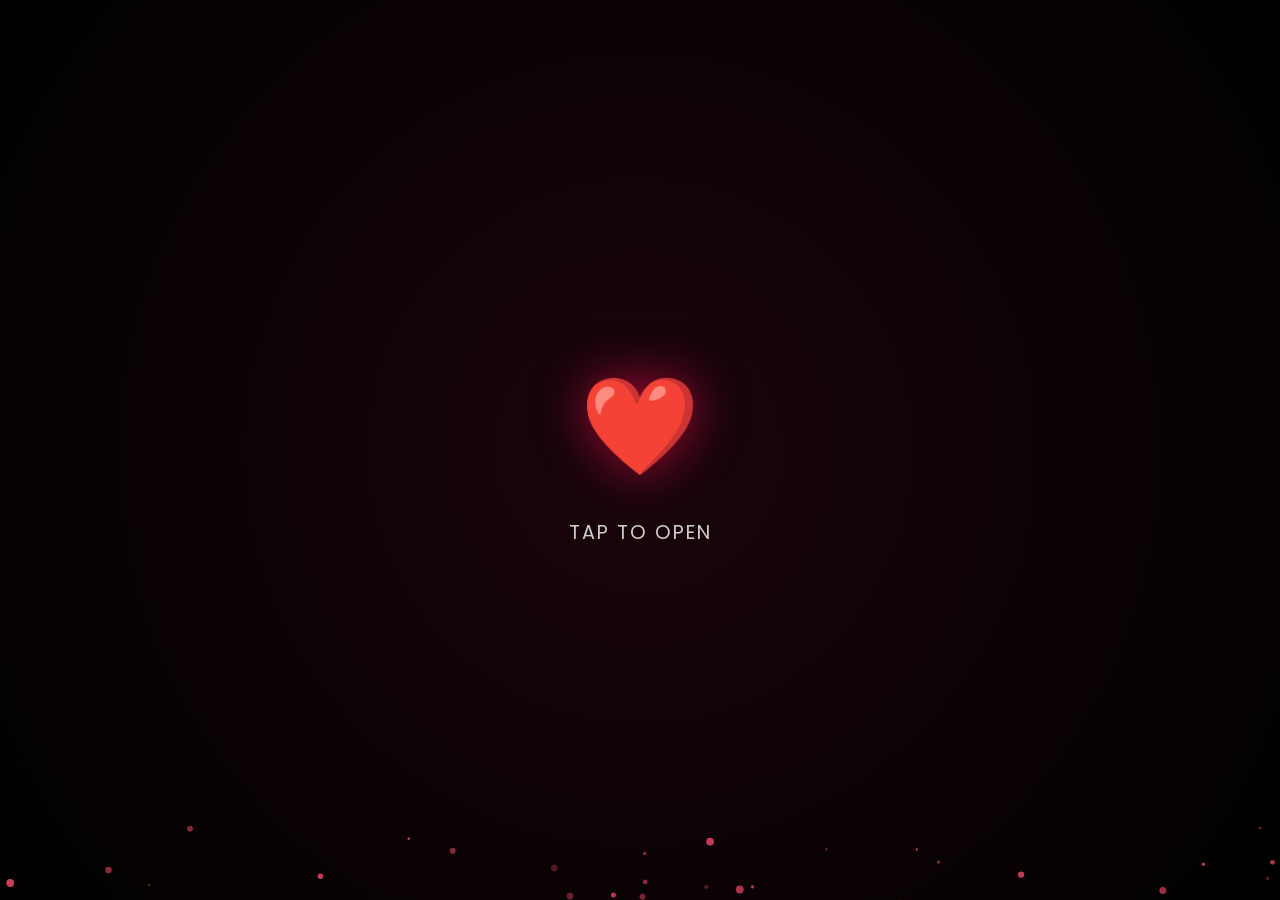
<file: valentines-day/index.html>
<!DOCTYPE html>
<html lang="en">
<head>
    <meta charset="UTF-8">
    <meta name="viewport" content="width=device-width, initial-scale=1.0, maximum-scale=1.0, user-scalable=no">
    <title>For Neenu ❤️</title>
    <style>
        @import url('https://fonts.googleapis.com/css2?family=Dancing+Script:wght@700&family=Poppins:wght@300;500;700&display=swap');

        :root {
            --primary-color: #ff0a54;
            --accent-color: #ff477e;
            --text-color: #fce7f3;
            /* Dynamic height variable for mobile browsers */
            --vh: 100vh;
        }

        * {
            box-sizing: border-box;
            user-select: none; /* Prevents text selection on tapping */
            -webkit-tap-highlight-color: transparent; /* Removes blue tap box on Android */
        }

        body {
            margin: 0;
            padding: 0;
            height: 100vh; /* Fallback */
            height: calc(var(--vh, 1vh) * 100);
            background: radial-gradient(circle at center, #1a050b 0%, #000000 100%);
            font-family: 'Poppins', sans-serif;
            overflow: hidden;
            display: flex;
            justify-content: center;
            align-items: center;
            color: white;
            position: relative;
        }

        /* --- BACKGROUND CANVAS --- */
        #bg-canvas {
            position: absolute;
            top: 0;
            left: 0;
            width: 100%;
            height: 100%;
            z-index: 0;
            pointer-events: none;
        }

        /* --- STAGE 1: The Beating Heart --- */
        .intro-container {
            text-align: center;
            cursor: pointer;
            z-index: 10;
            transition: opacity 0.8s ease-out;
            position: relative;
        }

        .heart-btn {
            font-size: clamp(4rem, 15vw, 6rem); /* Responsive font size */
            color: var(--primary-color);
            filter: drop-shadow(0 0 25px rgba(255, 10, 84, 0.6));
            animation: heartbeat 1.5s ease-in-out infinite;
            transition: transform 0.3s cubic-bezier(0.175, 0.885, 0.32, 1.275);
            cursor: pointer;
        }

        .heart-btn:active {
            transform: scale(0.9);
        }

        .intro-text {
            margin-top: 20px;
            font-size: clamp(1rem, 4vw, 1.2rem);
            letter-spacing: 2px;
            color: rgba(255, 255, 255, 0.8);
            animation: fadePulse 2s infinite;
            text-transform: uppercase;
        }

        @keyframes heartbeat {
            0% { transform: scale(1); }
            14% { transform: scale(1.15); }
            28% { transform: scale(1); }
            42% { transform: scale(1.15); }
            70% { transform: scale(1); }
        }
        
        @keyframes fadePulse {
            0%, 100% { opacity: 0.3; }
            50% { opacity: 1; }
        }

        /* --- STAGE 2: The Letter --- */
        .card-container {
            position: absolute;
            width: 85%;
            max-width: 500px;
            background: rgba(20, 5, 10, 0.6);
            backdrop-filter: blur(20px);
            -webkit-backdrop-filter: blur(20px); /* Safari support */
            border: 1px solid rgba(255, 255, 255, 0.1);
            padding: clamp(20px, 5vw, 40px);
            border-radius: 25px;
            box-shadow: 0 10px 40px rgba(0, 0, 0, 0.5);
            display: none;
            opacity: 0;
            transform: translateY(30px);
            transition: opacity 1s ease, transform 1s cubic-bezier(0.2, 0.8, 0.2, 1);
            text-align: center;
            z-index: 20;
        }

        .card-container.visible {
            opacity: 1;
            transform: translateY(0);
        }

        h1 {
            font-family: 'Dancing Script', cursive;
            font-size: clamp(2.2rem, 8vw, 3rem);
            background: linear-gradient(to right, #ff758c, #ff7eb3);
            -webkit-background-clip: text;
            -webkit-text-fill-color: transparent;
            margin: 0 0 20px 0;
            line-height: 1.2;
        }

        .message-body {
            font-size: clamp(0.95rem, 3.5vw, 1.1rem);
            line-height: 1.6;
            color: var(--text-color);
            min-height: 120px;
            text-align: left;
            margin-bottom: 30px;
            font-weight: 300;
        }

        .cursor {
            display: inline-block;
            width: 2px;
            height: 1.2em;
            background-color: var(--accent-color);
            animation: blink 0.7s infinite;
            vertical-align: middle;
            margin-left: 2px;
        }

        @keyframes blink {
            50% { opacity: 0; }
        }

        .btn-yes {
            background: linear-gradient(135deg, var(--primary-color), var(--accent-color));
            border: none;
            padding: 12px 40px;
            color: white;
            font-size: 1.1rem;
            font-weight: 600;
            border-radius: 50px;
            cursor: pointer;
            box-shadow: 0 10px 25px rgba(255, 10, 84, 0.4);
            transition: transform 0.2s, box-shadow 0.2s, background 0.3s;
            display: none;
            margin: 0 auto;
            opacity: 0;
            transform: translateY(10px);
            letter-spacing: 0.5px;
        }

        .btn-yes.show {
            display: block;
            animation: fadeInUp 0.8s forwards;
        }

        .btn-yes:active {
            transform: scale(0.95);
        }

        @keyframes fadeInUp {
            to { opacity: 1; transform: translateY(0); }
        }

        /* --- STAGE 3: Final Message --- */
        .final-msg {
            display: none;
            font-family: 'Dancing Script', cursive;
            font-size: clamp(3rem, 12vw, 5rem);
            color: #fff;
            text-shadow: 0 0 30px var(--primary-color);
            z-index: 30;
            text-align: center;
            animation: scaleIn 1s cubic-bezier(0.175, 0.885, 0.32, 1.275);
        }

        .sub-msg {
            font-size: clamp(1rem, 4vw, 1.5rem);
            font-family: 'Poppins', sans-serif;
            margin-top: 15px;
            color: #ffccd5;
            opacity: 0.9;
        }

        @keyframes scaleIn {
            0% { transform: scale(0.5); opacity: 0; }
            100% { transform: scale(1); opacity: 1; }
        }

    </style>
</head>
<body>

    <canvas id="bg-canvas"></canvas>

    <div class="intro-container" id="intro" onclick="startExperience()">
        <div class="heart-btn">❤️</div>
        <div class="intro-text">Tap to Open</div>
    </div>

    <div class="card-container" id="card">
        <h1>My Dearest Neenu,</h1>
        <div class="message-body">
            <span id="text-target"></span><span class="cursor" id="cursor"></span>
        </div>
        <button class="btn-yes" id="yesBtn" onclick="celebrate()">Yes, I will ❤️</button>
    </div>

    <div class="final-msg" id="final">
        <div>Forever Yours</div>
        <div class="sub-msg">- Love, Arun</div>
    </div>

    <script>
        // --- MOBILE HEIGHT FIX ---
        // This ensures the 100vh actually fills the screen on mobile browsers
        function setVh() {
            let vh = window.innerHeight * 0.01;
            document.documentElement.style.setProperty('--vh', `${vh}px`);
        }
        window.addEventListener('resize', setVh);
        setVh();

        // --- CANVAS ENGINE ---
        const canvas = document.getElementById('bg-canvas');
        const ctx = canvas.getContext('2d');
        let width, height;
        let particles = [];
        let state = 'ambient'; // 'ambient' or 'celebrate'

        function resizeCanvas() {
            width = canvas.width = window.innerWidth;
            height = canvas.height = window.innerHeight;
        }
        window.addEventListener('resize', resizeCanvas);
        resizeCanvas();

        // --- PARTICLE CLASS ---
        class Particle {
            constructor(type = 'circle') {
                this.type = type; // 'circle' or 'heart'
                this.init();
            }

            init() {
                this.x = Math.random() * width;
                this.y = height + Math.random() * 100;
                this.size = Math.random() * 3 + 1; // Base size
                
                // Physics properties
                this.speedY = Math.random() * 1.5 + 0.5;
                this.speedX = (Math.random() - 0.5) * 0.5;
                this.wobble = Math.random() * Math.PI * 2;
                this.wobbleSpeed = Math.random() * 0.05 + 0.02;
                this.opacity = Math.random() * 0.5 + 0.3;
                
                if (this.type === 'heart') {
                    this.size = Math.random() * 20 + 10;
                    this.speedY = Math.random() * 3 + 2;
                    this.color = `hsla(${Math.random() * 40 + 330}, 90%, 60%, ${this.opacity})`;
                } else {
                    this.color = `rgba(255, 77, 109, ${this.opacity})`;
                }
            }

            update() {
                this.y -= this.speedY;
                this.x += Math.sin(this.wobble) * 0.5;
                this.wobble += this.wobbleSpeed;

                // Reset if out of screen
                if (this.y < -50) {
                    if (state === 'celebrate' && this.type === 'heart') {
                        // Don't reset hearts immediately during celebration to prevent popping
                        this.init(); 
                    } else {
                        this.init();
                    }
                }
            }

            draw() {
                ctx.fillStyle = this.color;
                
                if (this.type === 'circle') {
                    ctx.beginPath();
                    ctx.arc(this.x, this.y, this.size, 0, Math.PI * 2);
                    ctx.fill();
                } else if (this.type === 'heart') {
                    ctx.font = `${this.size}px serif`;
                    ctx.fillText("❤️", this.x, this.y);
                }
            }
        }

        // Initialize Ambient Particles
        function initParticles() {
            particles = [];
            for (let i = 0; i < 60; i++) { // 60 background particles
                particles.push(new Particle('circle'));
            }
        }
        initParticles();

        // --- ANIMATION LOOP ---
        function animate() {
            ctx.clearRect(0, 0, width, height);
            
            particles.forEach(p => {
                p.update();
                p.draw();
            });

            requestAnimationFrame(animate);
        }
        animate();

        // --- INTERACTION LOGIC ---
        function startExperience() {
            const intro = document.getElementById('intro');
            const card = document.getElementById('card');
            
            // Fade out intro
            intro.style.opacity = '0';
            intro.style.pointerEvents = 'none';

            setTimeout(() => {
                intro.style.display = 'none';
                card.style.display = 'block';
                
                // Force Reflow
                void card.offsetWidth;
                card.classList.add('visible');
                
                setTimeout(typeWriter, 800);
            }, 800);
        }

        // --- TYPING LOGIC ---
        const message = "Some people wait a lifetime to find their soulmate, but I was lucky enough to find you. You are my happiness, my peace, and my future. Will you be my Valentine today, and my wife tomorrow?";
        let i = 0;
        
        function typeWriter() {
            if (i < message.length) {
                const char = message.charAt(i);
                document.getElementById("text-target").innerHTML += char;
                i++;
                // Randomize typing speed for realism
                const randomSpeed = Math.random() * 30 + 30; 
                setTimeout(typeWriter, randomSpeed);
            } else {
                document.getElementById("cursor").style.display = 'none';
                document.getElementById('yesBtn').classList.add('show');
            }
        }

        // --- CELEBRATION LOGIC ---
        function celebrate() {
            const card = document.getElementById('card');
            const final = document.getElementById('final');
            
            state = 'celebrate';

            // Transition Card
            card.style.transform = 'scale(0.9) translateY(-20px)';
            card.style.opacity = '0';
            
            setTimeout(() => {
                card.style.display = 'none';
                final.style.display = 'block';
                
                // Explode Hearts!
                addHeartParticles();
            }, 600);
        }

        function addHeartParticles() {
            // Add 100 floating hearts
            for (let i = 0; i < 100; i++) {
                setTimeout(() => {
                    particles.push(new Particle('heart'));
                }, i * 20); // Stagger creation
            }
        }
    </script>
</body>
</html>
</file>
<file: food/styles.css>
/* =========================================================================
   CSS Reset & Base Variables
   ========================================================================= */
:root {
    /* Color Palette */
    --bg-dark: #0f172a;
    /* Deep slate */
    --bg-darker: #020617;
    --primary-color: #38bdf8;
    /* Light blue */
    --primary-hover: #0ea5e9;
    --accent-color: #10b981;
    /* Emerald */
    --text-main: #f8fafc;
    --text-muted: #94a3b8;
    --danger: #ef4444;

    /* Glassmorphism Variables */
    --glass-bg: rgba(30, 41, 59, 0.7);
    --glass-border: rgba(255, 255, 255, 0.08);
    --glass-shadow: 0 8px 32px 0 rgba(0, 0, 0, 0.37);

    /* Layout */
    --max-width: 480px;
    --border-radius-lg: 24px;
    --border-radius-md: 16px;
    --border-radius-sm: 8px;

    /* Transitions */
    --transition-fast: 0.2s ease;
    --transition-normal: 0.3s cubic-bezier(0.4, 0, 0.2, 1);
}

* {
    box-sizing: border-box;
    margin: 0;
    padding: 0;
}

body {
    font-family: 'Outfit', -apple-system, BlinkMacSystemFont, "Segoe UI", Roboto, Helvetica, Arial, sans-serif;
    background: linear-gradient(135deg, var(--bg-darker) 0%, var(--bg-dark) 100%);
    color: var(--text-main);
    min-height: 100vh;
    display: flex;
    justify-content: center;
    -webkit-font-smoothing: antialiased;
    overflow-x: hidden;
}

/* =========================================================================
   Layout & Container
   ========================================================================= */
.app-container {
    width: 100%;
    max-width: var(--max-width);
    min-height: 100vh;
    padding: 24px 20px 100px;
    position: relative;
    display: flex;
    flex-direction: column;
    gap: 32px;
}

/* Glassmorphism Utility */
.glassmorphism {
    background: var(--glass-bg);
    backdrop-filter: blur(12px);
    -webkit-backdrop-filter: blur(12px);
    border: 1px solid var(--glass-border);
    box-shadow: var(--glass-shadow);
    border-radius: var(--border-radius-lg);
}

/* =========================================================================
   Header (Date Navigator)
   ========================================================================= */
.date-navigator {
    display: flex;
    justify-content: space-between;
    align-items: center;
    padding: 10px 0;
}

.current-date {
    text-align: center;
}

.current-date h1 {
    font-size: 1.5rem;
    font-weight: 600;
    letter-spacing: 0.5px;
}

.current-date p {
    font-size: 0.875rem;
    color: var(--text-muted);
    font-weight: 300;
    margin-top: 4px;
}

.icon-btn {
    background: rgba(255, 255, 255, 0.05);
    border: 1px solid var(--glass-border);
    color: var(--text-main);
    width: 44px;
    height: 44px;
    border-radius: 50%;
    display: flex;
    align-items: center;
    justify-content: center;
    cursor: pointer;
    transition: var(--transition-normal);
}

.icon-btn:hover {
    background: rgba(255, 255, 255, 0.1);
    transform: scale(1.05);
}

.icon-btn:active {
    transform: scale(0.95);
}

/* =========================================================================
   Data Operations (Import/Export)
   ========================================================================= */
.data-operations {
    display: flex;
    justify-content: center;
    gap: 12px;
    margin-top: -16px;
    margin-bottom: 8px;
}

.pill-btn {
    background: rgba(255, 255, 255, 0.05);
    border: 1px solid var(--glass-border);
    color: var(--text-main);
    padding: 8px 16px;
    border-radius: 20px;
    font-size: 0.8125rem;
    font-weight: 500;
    font-family: inherit;
    display: flex;
    align-items: center;
    gap: 8px;
    cursor: pointer;
    transition: var(--transition-normal);
}

.pill-btn:hover {
    background: rgba(255, 255, 255, 0.1);
    border-color: rgba(255, 255, 255, 0.2);
    transform: translateY(-1px);
}

.import-label {
    display: flex;
    margin: 0;
}

/* Modal form adjustments */
.hidden {
    display: none !important;
}

/* =========================================================================
   Dashboard (Summary Card)
   ========================================================================= */
.summary-card {
    padding: 32px 20px;
    display: flex;
    flex-direction: column;
    align-items: center;
    gap: 16px;
    position: relative;
    overflow: hidden;
}

/* Decorative subtle glow behind circle */
.summary-card::before {
    content: '';
    position: absolute;
    width: 150px;
    height: 150px;
    background: var(--primary-color);
    filter: blur(80px);
    opacity: 0.15;
    z-index: 0;
}

.stat-circle {
    position: relative;
    width: 120px;
    height: 120px;
    display: flex;
    align-items: center;
    justify-content: center;
    z-index: 1;
}

.progress-ring {
    position: absolute;
    top: 0;
    left: 0;
    transform: rotate(-90deg);
}

.progress-ring__circle {
    transition: stroke-dashoffset 0.5s ease-in-out;
}

.stat-content {
    display: flex;
    flex-direction: column;
    align-items: center;
}

.calorie-value {
    font-size: 2.25rem;
    font-weight: 700;
    line-height: 1;
}

.calorie-label {
    font-size: 0.875rem;
    color: var(--text-muted);
    text-transform: uppercase;
    letter-spacing: 1px;
    margin-top: 4px;
}

.summary-card h2 {
    font-size: 1.125rem;
    font-weight: 500;
    color: var(--text-muted);
    z-index: 1;
}

/* =========================================================================
   Entries List
   ========================================================================= */
.entries-header {
    margin-bottom: 16px;
}

.entries-header h2 {
    font-size: 1.25rem;
    font-weight: 600;
}

.entries-list {
    display: flex;
    flex-direction: column;
    gap: 12px;
}

.entry-item {
    background: rgba(255, 255, 255, 0.03);
    border: 1px solid var(--glass-border);
    border-radius: var(--border-radius-md);
    padding: 16px;
    display: flex;
    justify-content: space-between;
    align-items: center;
    transition: var(--transition-normal);
    animation: slideUp 0.3s ease-out forwards;
}

.entry-item:hover {
    background: rgba(255, 255, 255, 0.06);
    transform: translateY(-2px);
    box-shadow: 0 4px 12px rgba(0, 0, 0, 0.2);
}

.entry-info {
    display: flex;
    flex-direction: column;
    gap: 4px;
}

.entry-name {
    font-weight: 500;
    font-size: 1.0625rem;
}

.entry-time {
    font-size: 0.75rem;
    color: var(--text-muted);
}

.entry-calories {
    font-weight: 600;
    font-size: 1.125rem;
    color: var(--primary-color);
    display: flex;
    align-items: center;
    gap: 12px;
}

.delete-btn {
    background: none;
    border: none;
    color: var(--text-muted);
    cursor: pointer;
    padding: 4px;
    border-radius: 4px;
    transition: var(--transition-fast);
}

.delete-btn:hover {
    color: var(--danger);
    background: rgba(239, 68, 68, 0.1);
}

.empty-state {
    text-align: center;
    padding: 40px 20px;
    color: var(--text-muted);
    background: rgba(255, 255, 255, 0.02);
    border: 1px dashed var(--glass-border);
    border-radius: var(--border-radius-md);
}

.empty-state p:first-child {
    font-weight: 500;
    margin-bottom: 8px;
    color: var(--text-main);
}

/* =========================================================================
   Floating Action Button (FAB)
   ========================================================================= */
.fab {
    position: fixed;
    bottom: 32px;
    left: 50%;
    transform: translateX(-50%);
    width: 64px;
    height: 64px;
    border-radius: 50%;
    background: linear-gradient(135deg, var(--primary-color), var(--primary-hover));
    color: #fff;
    border: none;
    box-shadow: 0 8px 24px rgba(14, 165, 233, 0.4);
    display: flex;
    align-items: center;
    justify-content: center;
    cursor: pointer;
    z-index: 10;
    transition: var(--transition-normal);
}

.fab:hover {
    transform: translateX(-50%) scale(1.05) translateY(-4px);
    box-shadow: 0 12px 32px rgba(14, 165, 233, 0.6);
}

.fab:active {
    transform: translateX(-50%) scale(0.95);
}

/* =========================================================================
   Modal & Forms
   ========================================================================= */
.modal {
    position: fixed;
    top: 0;
    left: 0;
    width: 100vw;
    height: 100vh;
    background: rgba(2, 6, 23, 0.8);
    backdrop-filter: blur(8px);
    -webkit-backdrop-filter: blur(8px);
    z-index: 100;
    display: flex;
    align-items: center;
    justify-content: center;
    padding: 20px;
    opacity: 1;
    visibility: visible;
    transition: all 0.3s ease;
}

.modal.hidden {
    opacity: 0;
    visibility: hidden;
    pointer-events: none;
}

.modal-content {
    width: 100%;
    max-width: 400px;
    padding: 32px 24px;
    transform: translateY(0) scale(1);
    transition: transform 0.3s cubic-bezier(0.175, 0.885, 0.32, 1.275);
}

.modal.hidden .modal-content {
    transform: translateY(20px) scale(0.95);
}

.modal-header {
    display: flex;
    justify-content: space-between;
    align-items: center;
    margin-bottom: 24px;
}

.modal-header h2 {
    font-size: 1.5rem;
    font-weight: 600;
}

.form-group {
    margin-bottom: 20px;
}

.form-group label {
    display: block;
    margin-bottom: 8px;
    font-size: 0.875rem;
    font-weight: 500;
    color: var(--text-muted);
}

.form-group input {
    width: 100%;
    background: rgba(255, 255, 255, 0.05);
    border: 1px solid var(--glass-border);
    border-radius: var(--border-radius-sm);
    padding: 14px 16px;
    color: var(--text-main);
    font-family: inherit;
    font-size: 1rem;
    transition: var(--transition-fast);
}

.form-group input:focus {
    outline: none;
    border-color: var(--primary-color);
    background: rgba(255, 255, 255, 0.08);
    box-shadow: 0 0 0 3px rgba(56, 189, 248, 0.2);
}

.form-group input::placeholder {
    color: rgba(255, 255, 255, 0.2);
}

.submit-btn {
    width: 100%;
    background: var(--primary-color);
    color: #fff;
    border: none;
    border-radius: var(--border-radius-sm);
    padding: 16px;
    font-size: 1rem;
    font-weight: 600;
    font-family: inherit;
    cursor: pointer;
    transition: var(--transition-fast);
    margin-top: 8px;
}

.submit-btn:hover {
    background: var(--primary-hover);
}

.submit-btn:active {
    transform: scale(0.98);
}

/* =========================================================================
   Animations
   ========================================================================= */
@keyframes slideUp {
    from {
        opacity: 0;
        transform: translateY(15px);
    }

    to {
        opacity: 1;
        transform: translateY(0);
    }
}
</file>
